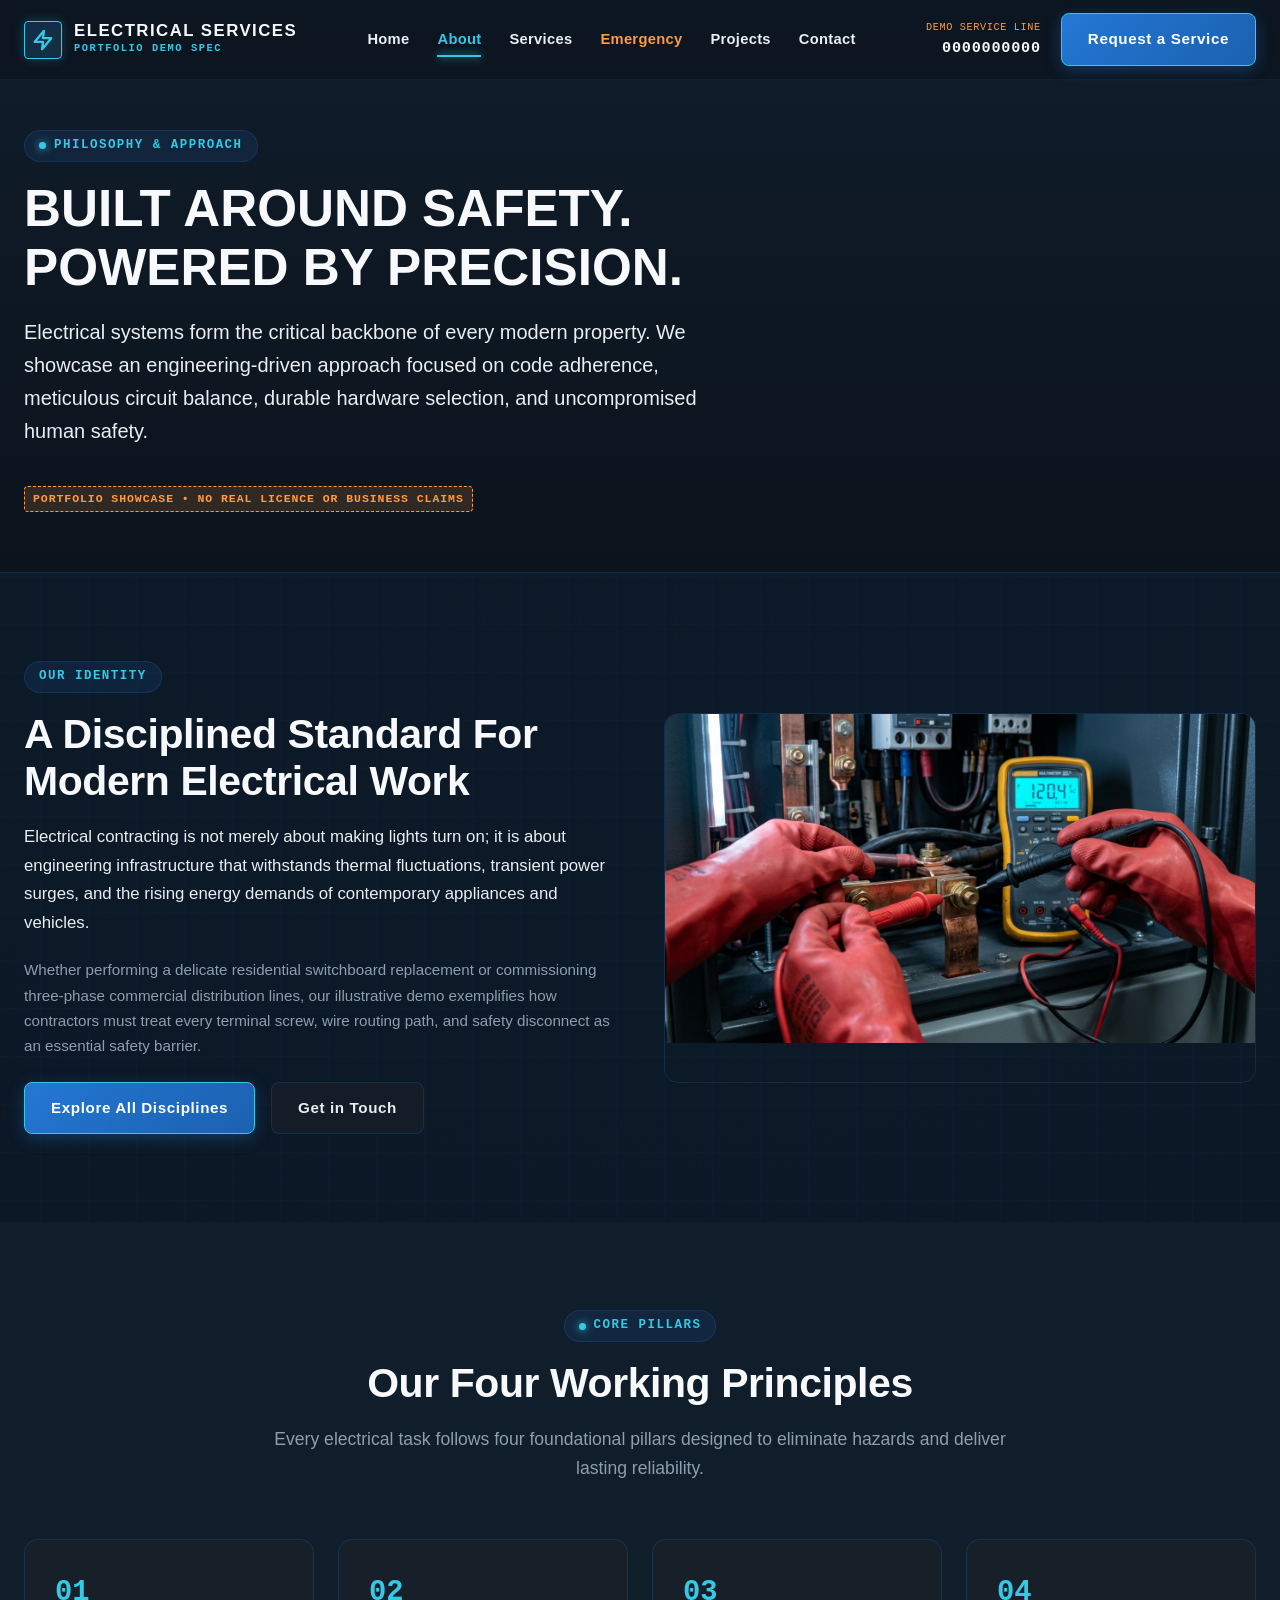
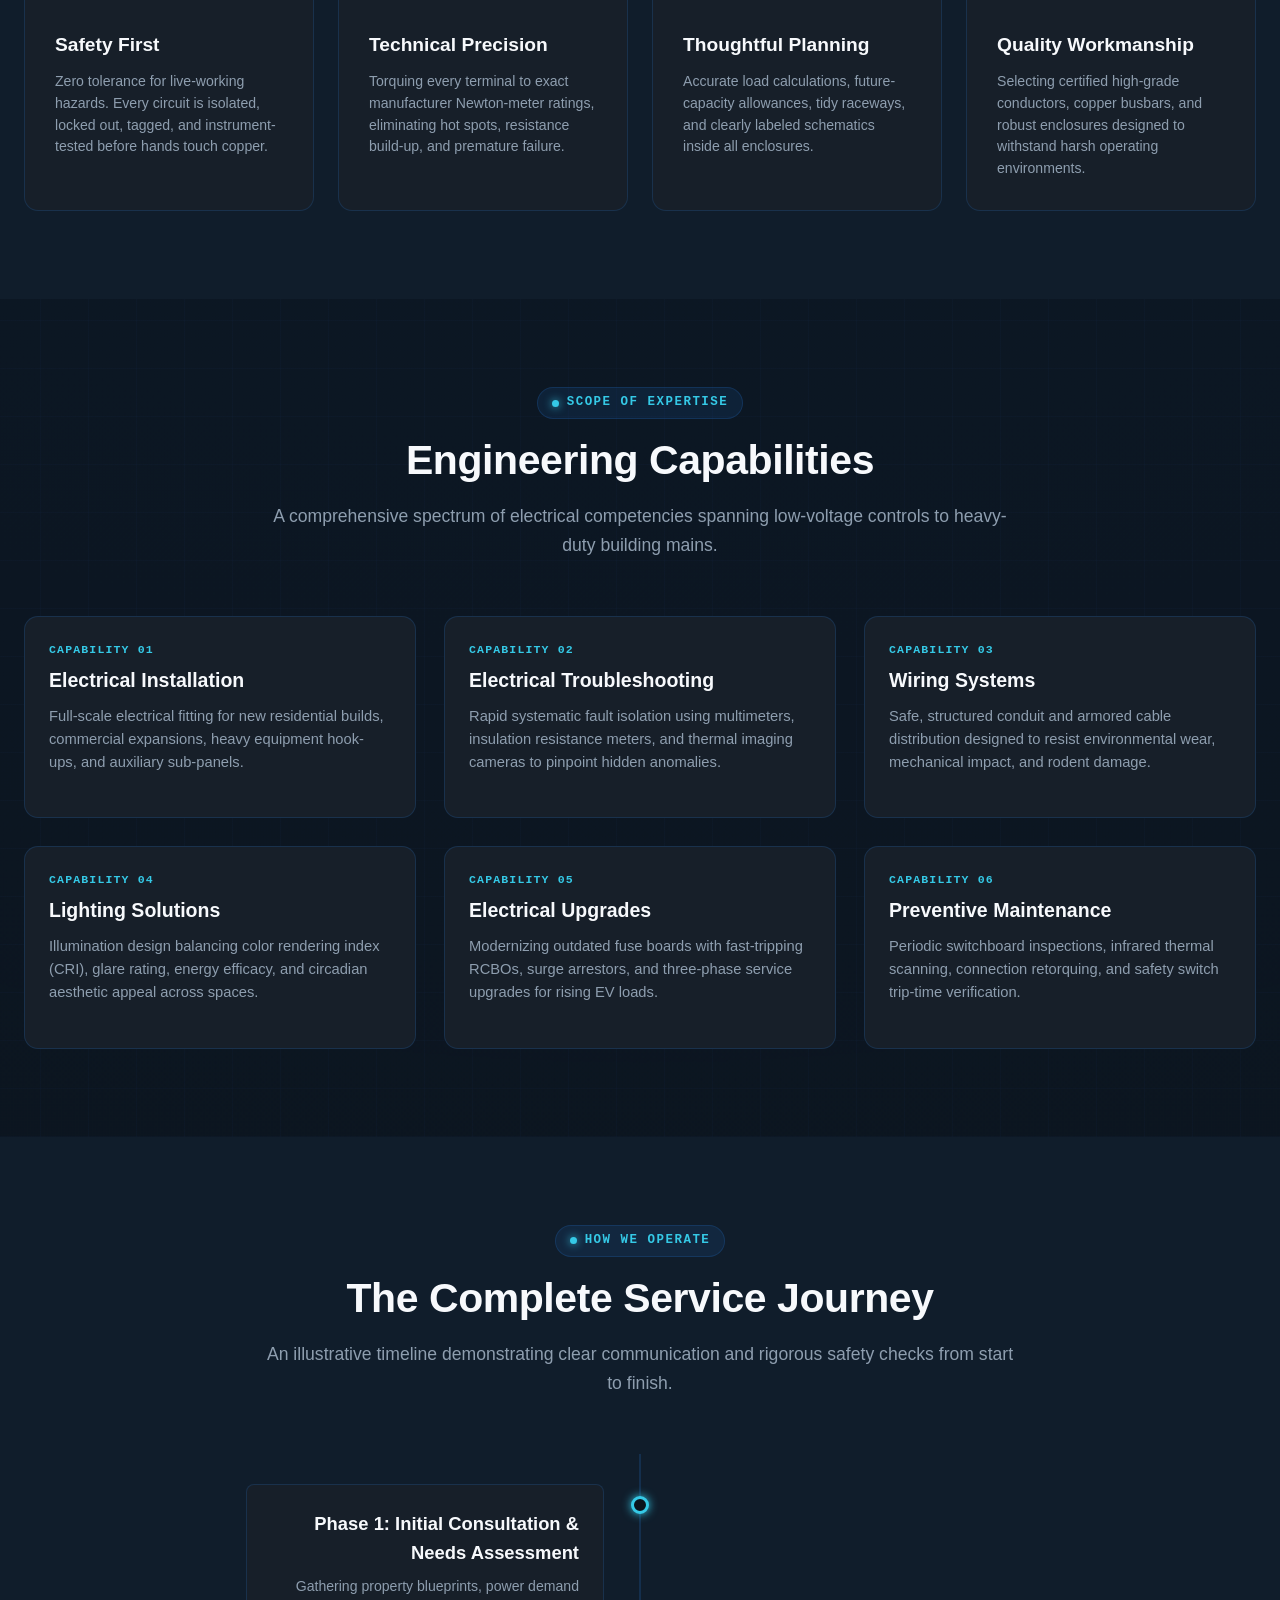
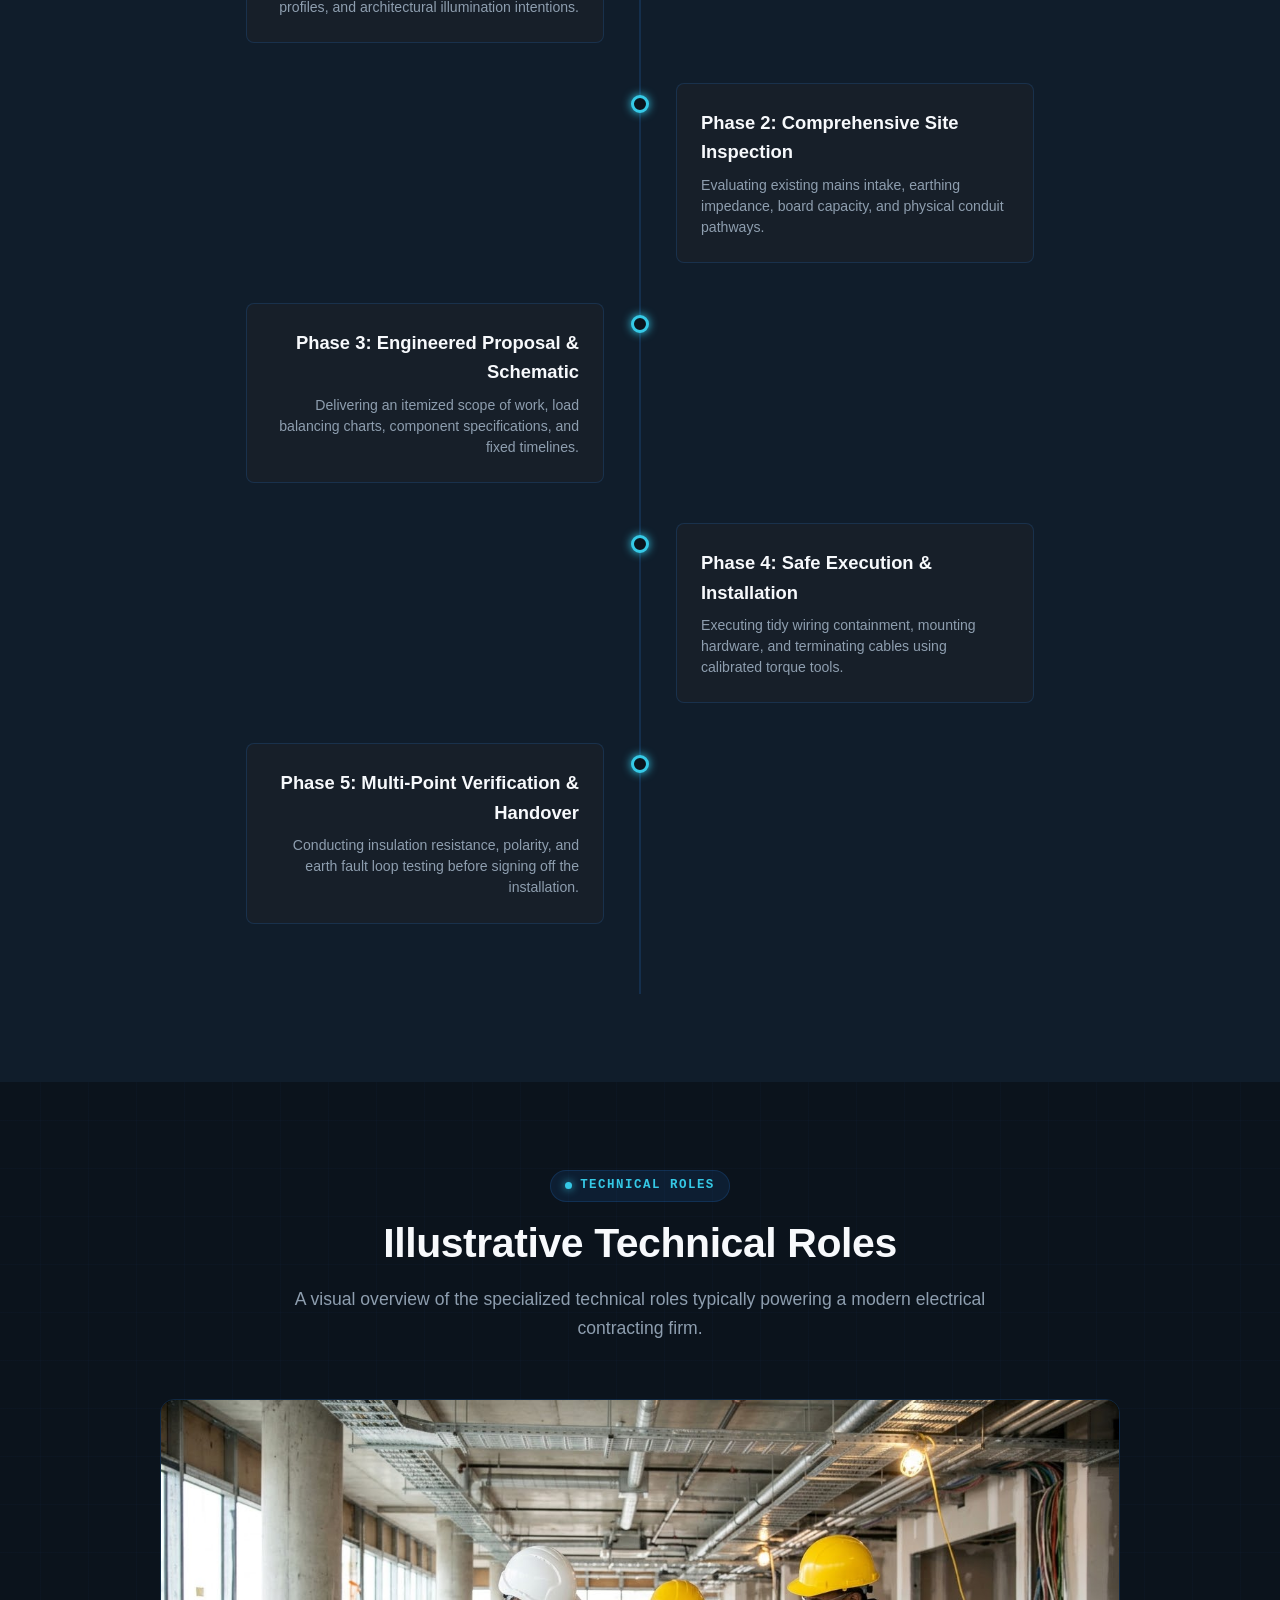
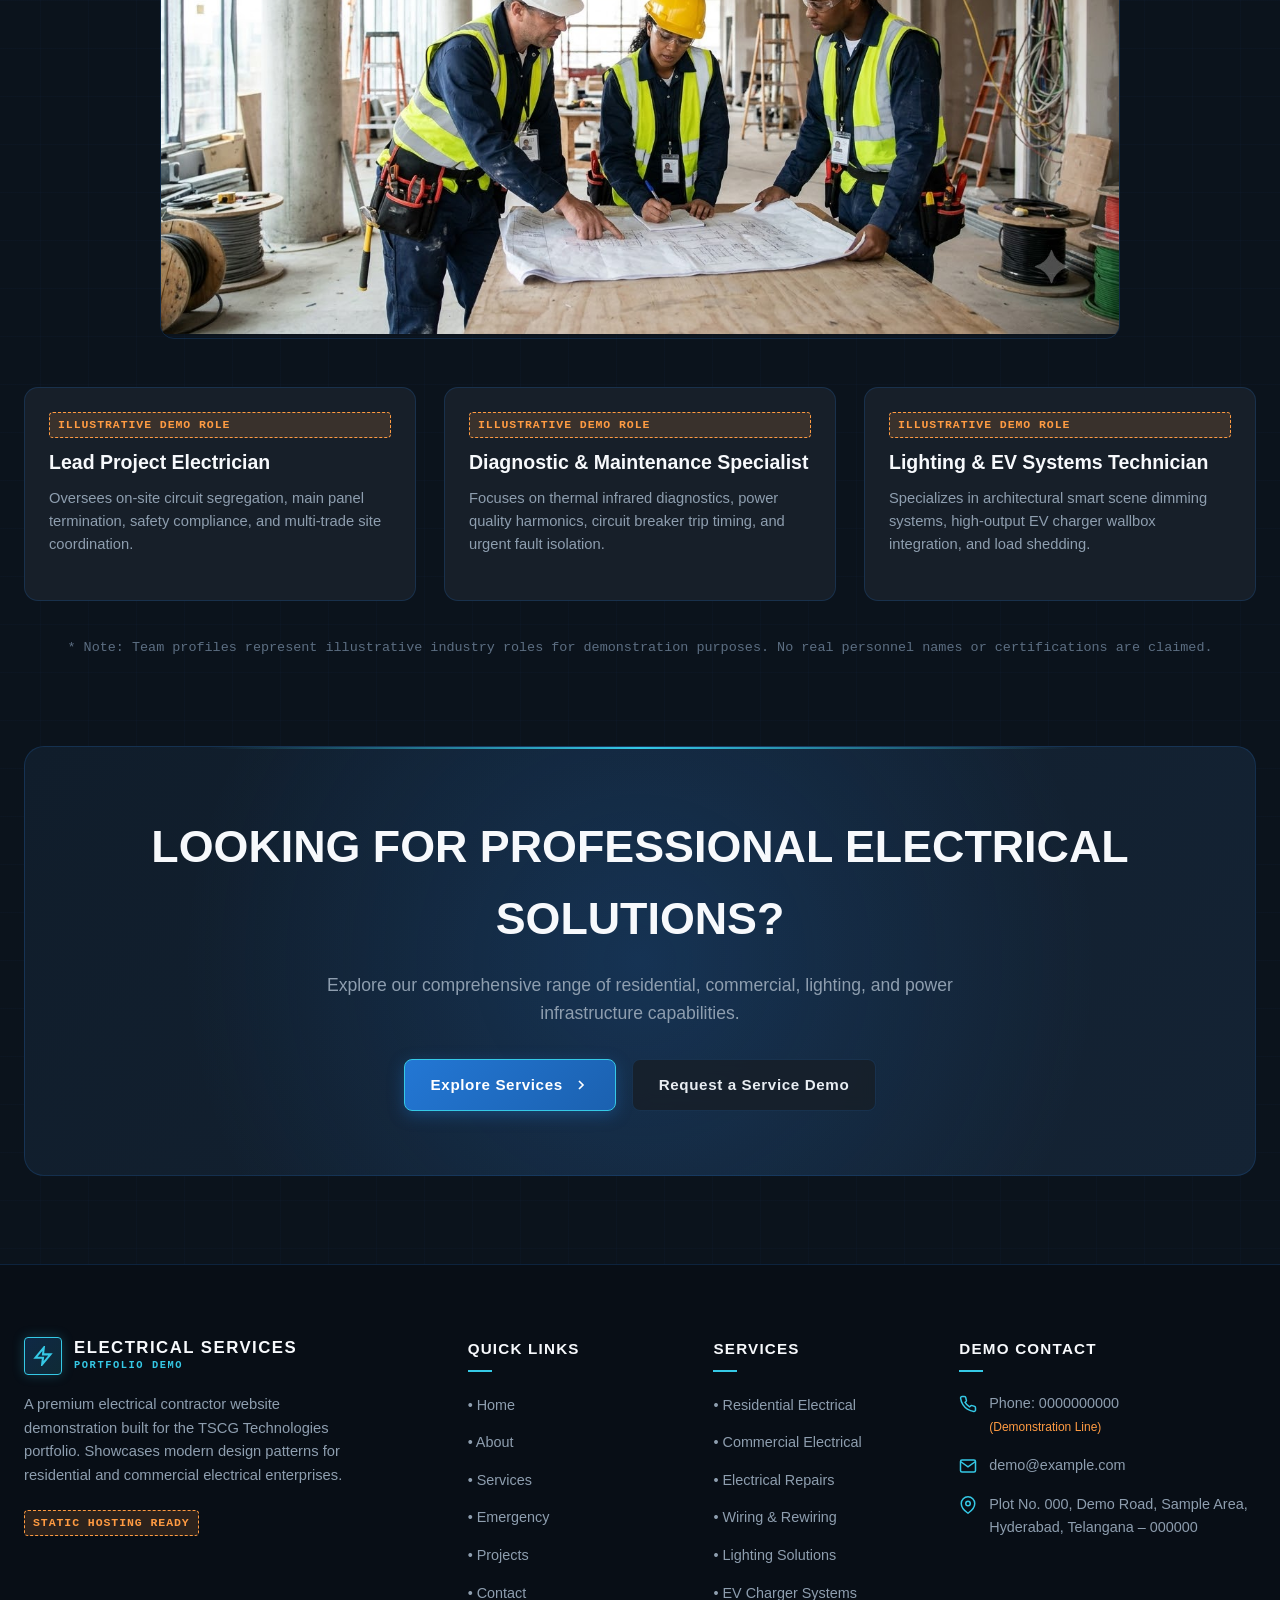
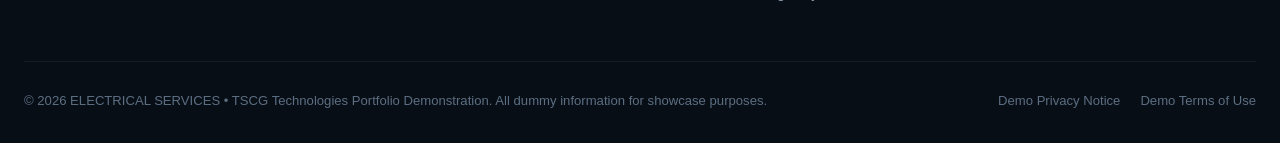
<file: about.html>
<!DOCTYPE html>
<html lang="en">
<head>
  <meta charset="UTF-8">
  <meta name="viewport" content="width=device-width, initial-scale=1.0">
  <title>About | Electrical Services &amp; Engineering Principles</title>
  <meta name="description" content="Learn about our safety-conscious electrical approach, technical precision, and structured service philosophy for residential and commercial spaces.">
  
  <meta property="og:title" content="About | Electrical Services">
  <meta property="og:description" content="Built around safety, powered by precision. Explore the engineering and workmanship philosophy of our electrical services demo.">
  <meta property="og:type" content="website">
  <meta property="og:image" content="images/electrical-technician-working.jpg">

  <link rel="stylesheet" href="assets/css/style.css">
</head>
<body>

  <!-- Sticky Global Header -->
  <header class="site-header" role="banner">
    <div class="container header-inner">
      <a href="index.html" class="brand-logo" aria-label="Electrical Services Home">
        <div class="brand-symbol" aria-hidden="true">
          <svg width="22" height="22" viewBox="0 0 24 24" fill="none" stroke="#35C9E6" stroke-width="2.5" stroke-linecap="round" stroke-linejoin="round">
            <polygon points="13 2 3 14 12 14 11 22 21 10 12 10 13 2"/>
          </svg>
        </div>
        <div class="brand-text">
          <span class="title">ELECTRICAL SERVICES</span>
          <span class="subtitle">PORTFOLIO DEMO SPEC</span>
        </div>
      </a>

      <nav class="nav-menu" role="navigation" aria-label="Main Navigation">
        <a href="index.html" class="nav-link">Home</a>
        <a href="about.html" class="nav-link active">About</a>
        <a href="services.html" class="nav-link">Services</a>
        <a href="emergency.html" class="nav-link emergency-link">Emergency</a>
        <a href="projects.html" class="nav-link">Projects</a>
        <a href="contact.html" class="nav-link">Contact</a>
      </nav>

      <div class="header-actions">
        <div class="demo-phone-box">
          <span class="phone-badge">Demo Service Line</span>
          <span class="phone-number">0000000000</span>
        </div>
        <a href="contact.html" class="btn btn-primary">Request a Service</a>
        <button class="nav-toggle" aria-label="Toggle navigation menu" aria-expanded="false">
          <span></span>
          <span></span>
          <span></span>
        </button>
      </div>
    </div>
  </header>

  <!-- Main Content -->
  <main id="main-content">

    <!-- Inner Hero -->
    <section class="inner-hero" aria-labelledby="about-hero-title">
      <div class="container">
        <div class="inner-hero-content reveal">
          <div class="eyebrow-badge">
            <span class="pulse-dot"></span>
            PHILOSOPHY &amp; APPROACH
          </div>
          <h1 id="about-hero-title" class="inner-hero-headline">
            BUILT AROUND SAFETY. <span class="highlight">POWERED BY PRECISION.</span>
          </h1>
          <p class="hero-desc">
            Electrical systems form the critical backbone of every modern property. We showcase an engineering-driven approach focused on code adherence, meticulous circuit balance, durable hardware selection, and uncompromised human safety.
          </p>
          <div class="demo-watermark-tag">PORTFOLIO SHOWCASE &bull; NO REAL LICENCE OR BUSINESS CLAIMS</div>
        </div>
      </div>
    </section>

    <!-- Detailed Introduction Section -->
    <section class="section">
      <div class="container">
        <div class="editorial-grid">
          <div class="reveal">
            <span class="eyebrow-badge">OUR IDENTITY</span>
            <h2 class="section-title">A Disciplined Standard For Modern Electrical Work</h2>
            <p style="font-size: 1.05rem; color: var(--text-secondary); line-height: 1.7; margin-bottom: 20px;">
              Electrical contracting is not merely about making lights turn on; it is about engineering infrastructure that withstands thermal fluctuations, transient power surges, and the rising energy demands of contemporary appliances and vehicles.
            </p>
            <p style="font-size: 0.95rem; color: var(--text-muted); line-height: 1.65; margin-bottom: 24px;">
              Whether performing a delicate residential switchboard replacement or commissioning three-phase commercial distribution lines, our illustrative demo exemplifies how contractors must treat every terminal screw, wire routing path, and safety disconnect as an essential safety barrier.
            </p>
            <div style="display: flex; gap: 16px; flex-wrap: wrap;">
              <a href="services.html" class="btn btn-primary">Explore All Disciplines</a>
              <a href="contact.html" class="btn btn-secondary">Get in Touch</a>
            </div>
          </div>

          <div class="reveal">
            <div style="aspect-ratio: 16/10; border-radius: var(--radius-lg); overflow: hidden; border: 1px solid var(--border-subtle); position: relative;">
              <img src="images/electrical-technician-working.jpg" alt="Precision electrical testing and measurement" width="1600" height="1000" loading="lazy">
            </div>
          </div>
        </div>
      </div>
    </section>

    <!-- Our Approach (4 Feature Sections) -->
    <section class="section section-dark" aria-labelledby="approach-heading">
      <div class="container">
        <div class="section-header reveal">
          <div class="eyebrow-badge">
            <span class="pulse-dot"></span>
            CORE PILLARS
          </div>
          <h2 id="approach-heading" class="section-title">Our Four Working Principles</h2>
          <p class="section-subtitle">
            Every electrical task follows four foundational pillars designed to eliminate hazards and deliver lasting reliability.
          </p>
        </div>

        <div class="approach-grid">
          <!-- Pillar 1 -->
          <div class="approach-card reveal">
            <span class="approach-num">01</span>
            <h3 class="approach-title">Safety First</h3>
            <p class="approach-desc">
              Zero tolerance for live-working hazards. Every circuit is isolated, locked out, tagged, and instrument-tested before hands touch copper.
            </p>
          </div>

          <!-- Pillar 2 -->
          <div class="approach-card reveal">
            <span class="approach-num">02</span>
            <h3 class="approach-title">Technical Precision</h3>
            <p class="approach-desc">
              Torquing every terminal to exact manufacturer Newton-meter ratings, eliminating hot spots, resistance build-up, and premature failure.
            </p>
          </div>

          <!-- Pillar 3 -->
          <div class="approach-card reveal">
            <span class="approach-num">03</span>
            <h3 class="approach-title">Thoughtful Planning</h3>
            <p class="approach-desc">
              Accurate load calculations, future-capacity allowances, tidy raceways, and clearly labeled schematics inside all enclosures.
            </p>
          </div>

          <!-- Pillar 4 -->
          <div class="approach-card reveal">
            <span class="approach-num">04</span>
            <h3 class="approach-title">Quality Workmanship</h3>
            <p class="approach-desc">
              Selecting certified high-grade conductors, copper busbars, and robust enclosures designed to withstand harsh operating environments.
            </p>
          </div>
        </div>
      </div>
    </section>

    <!-- Service Capabilities Grid (6 Areas) -->
    <section class="section" aria-labelledby="capabilities-heading">
      <div class="container">
        <div class="section-header reveal">
          <div class="eyebrow-badge">
            <span class="pulse-dot"></span>
            SCOPE OF EXPERTISE
          </div>
          <h2 id="capabilities-heading" class="section-title">Engineering Capabilities</h2>
          <p class="section-subtitle">
            A comprehensive spectrum of electrical competencies spanning low-voltage controls to heavy-duty building mains.
          </p>
        </div>

        <div class="grid-3">
          <!-- Area 1 -->
          <div class="service-card reveal">
            <div class="service-card-body">
              <span class="service-card-category">CAPABILITY 01</span>
              <h3 class="service-card-title">Electrical Installation</h3>
              <p class="service-card-text">
                Full-scale electrical fitting for new residential builds, commercial expansions, heavy equipment hook-ups, and auxiliary sub-panels.
              </p>
            </div>
          </div>

          <!-- Area 2 -->
          <div class="service-card reveal">
            <div class="service-card-body">
              <span class="service-card-category">CAPABILITY 02</span>
              <h3 class="service-card-title">Electrical Troubleshooting</h3>
              <p class="service-card-text">
                Rapid systematic fault isolation using multimeters, insulation resistance meters, and thermal imaging cameras to pinpoint hidden anomalies.
              </p>
            </div>
          </div>

          <!-- Area 3 -->
          <div class="service-card reveal">
            <div class="service-card-body">
              <span class="service-card-category">CAPABILITY 03</span>
              <h3 class="service-card-title">Wiring Systems</h3>
              <p class="service-card-text">
                Safe, structured conduit and armored cable distribution designed to resist environmental wear, mechanical impact, and rodent damage.
              </p>
            </div>
          </div>

          <!-- Area 4 -->
          <div class="service-card reveal">
            <div class="service-card-body">
              <span class="service-card-category">CAPABILITY 04</span>
              <h3 class="service-card-title">Lighting Solutions</h3>
              <p class="service-card-text">
                Illumination design balancing color rendering index (CRI), glare rating, energy efficacy, and circadian aesthetic appeal across spaces.
              </p>
            </div>
          </div>

          <!-- Area 5 -->
          <div class="service-card reveal">
            <div class="service-card-body">
              <span class="service-card-category">CAPABILITY 05</span>
              <h3 class="service-card-title">Electrical Upgrades</h3>
              <p class="service-card-text">
                Modernizing outdated fuse boards with fast-tripping RCBOs, surge arrestors, and three-phase service upgrades for rising EV loads.
              </p>
            </div>
          </div>

          <!-- Area 6 -->
          <div class="service-card reveal">
            <div class="service-card-body">
              <span class="service-card-category">CAPABILITY 06</span>
              <h3 class="service-card-title">Preventive Maintenance</h3>
              <p class="service-card-text">
                Periodic switchboard inspections, infrared thermal scanning, connection retorquing, and safety switch trip-time verification.
              </p>
            </div>
          </div>
        </div>
      </div>
    </section>

    <!-- Working Process Timeline -->
    <section class="section section-dark" aria-labelledby="timeline-heading">
      <div class="container">
        <div class="section-header reveal">
          <div class="eyebrow-badge">
            <span class="pulse-dot"></span>
            HOW WE OPERATE
          </div>
          <h2 id="timeline-heading" class="section-title">The Complete Service Journey</h2>
          <p class="section-subtitle">
            An illustrative timeline demonstrating clear communication and rigorous safety checks from start to finish.
          </p>
        </div>

        <div class="timeline">
          <!-- Timeline 1 -->
          <div class="timeline-item reveal">
            <div class="timeline-dot"></div>
            <div class="timeline-content">
              <h4>Phase 1: Initial Consultation &amp; Needs Assessment</h4>
              <p>Gathering property blueprints, power demand profiles, and architectural illumination intentions.</p>
            </div>
          </div>

          <!-- Timeline 2 -->
          <div class="timeline-item reveal">
            <div class="timeline-dot"></div>
            <div class="timeline-content">
              <h4>Phase 2: Comprehensive Site Inspection</h4>
              <p>Evaluating existing mains intake, earthing impedance, board capacity, and physical conduit pathways.</p>
            </div>
          </div>

          <!-- Timeline 3 -->
          <div class="timeline-item reveal">
            <div class="timeline-dot"></div>
            <div class="timeline-content">
              <h4>Phase 3: Engineered Proposal &amp; Schematic</h4>
              <p>Delivering an itemized scope of work, load balancing charts, component specifications, and fixed timelines.</p>
            </div>
          </div>

          <!-- Timeline 4 -->
          <div class="timeline-item reveal">
            <div class="timeline-dot"></div>
            <div class="timeline-content">
              <h4>Phase 4: Safe Execution &amp; Installation</h4>
              <p>Executing tidy wiring containment, mounting hardware, and terminating cables using calibrated torque tools.</p>
            </div>
          </div>

          <!-- Timeline 5 -->
          <div class="timeline-item reveal">
            <div class="timeline-dot"></div>
            <div class="timeline-content">
              <h4>Phase 5: Multi-Point Verification &amp; Handover</h4>
              <p>Conducting insulation resistance, polarity, and earth fault loop testing before signing off the installation.</p>
            </div>
          </div>
        </div>
      </div>
    </section>

    <!-- Team / Professional Crew Section (Illustrative Demo Profiles) -->
    <section class="section" aria-labelledby="team-heading">
      <div class="container">
        <div class="section-header reveal">
          <div class="eyebrow-badge">
            <span class="pulse-dot"></span>
            TECHNICAL ROLES
          </div>
          <h2 id="team-heading" class="section-title">Illustrative Technical Roles</h2>
          <p class="section-subtitle">
            A visual overview of the specialized technical roles typically powering a modern electrical contracting firm.
          </p>
        </div>

        <div style="aspect-ratio: 16/9; max-width: 960px; margin: 0 auto 48px auto; border-radius: var(--radius-lg); overflow: hidden; border: 1px solid var(--border-subtle); position: relative;" class="reveal">
          <img src="images/electrical-team.jpg" alt="Coordinated electrical engineering team workflow" width="1920" height="1080" loading="lazy">
        </div>

        <div class="grid-3">
          <!-- Role 1 -->
          <div class="service-card reveal">
            <div class="service-card-body">
              <span class="demo-watermark-tag" style="margin-bottom: 12px;">ILLUSTRATIVE DEMO ROLE</span>
              <h3 class="service-card-title">Lead Project Electrician</h3>
              <p class="service-card-text">
                Oversees on-site circuit segregation, main panel termination, safety compliance, and multi-trade site coordination.
              </p>
            </div>
          </div>

          <!-- Role 2 -->
          <div class="service-card reveal">
            <div class="service-card-body">
              <span class="demo-watermark-tag" style="margin-bottom: 12px;">ILLUSTRATIVE DEMO ROLE</span>
              <h3 class="service-card-title">Diagnostic &amp; Maintenance Specialist</h3>
              <p class="service-card-text">
                Focuses on thermal infrared diagnostics, power quality harmonics, circuit breaker trip timing, and urgent fault isolation.
              </p>
            </div>
          </div>

          <!-- Role 3 -->
          <div class="service-card reveal">
            <div class="service-card-body">
              <span class="demo-watermark-tag" style="margin-bottom: 12px;">ILLUSTRATIVE DEMO ROLE</span>
              <h3 class="service-card-title">Lighting &amp; EV Systems Technician</h3>
              <p class="service-card-text">
                Specializes in architectural smart scene dimming systems, high-output EV charger wallbox integration, and load shedding.
              </p>
            </div>
          </div>
        </div>

        <div style="text-align: center; margin-top: 36px;">
          <p style="font-size: 0.84rem; color: var(--text-dim); font-family: var(--font-mono);">
            * Note: Team profiles represent illustrative industry roles for demonstration purposes. No real personnel names or certifications are claimed.
          </p>
        </div>
      </div>
    </section>

    <!-- Bottom CTA -->
    <section class="section" style="padding-top: 0;">
      <div class="container">
        <div class="cta-banner reveal">
          <h2 class="cta-banner-title">Looking for Professional Electrical Solutions?</h2>
          <p class="cta-banner-text">
            Explore our comprehensive range of residential, commercial, lighting, and power infrastructure capabilities.
          </p>
          <div style="display: flex; gap: 16px; justify-content: center; flex-wrap: wrap;">
            <a href="services.html" class="btn btn-primary">
              Explore Services
              <svg class="btn-icon" viewBox="0 0 24 24" fill="none" stroke="currentColor" stroke-width="2.5"><polyline points="9 18 15 12 9 6"/></svg>
            </a>
            <a href="contact.html" class="btn btn-secondary">Request a Service Demo</a>
          </div>
        </div>
      </div>
    </section>

  </main>

  <!-- Global Footer -->
  <footer class="site-footer" role="contentinfo">
    <div class="container">
      <div class="footer-grid">
        <div class="footer-col">
          <div class="brand-logo" style="margin-bottom: 16px;">
            <div class="brand-symbol">
              <svg width="20" height="20" viewBox="0 0 24 24" fill="none" stroke="#35C9E6" stroke-width="2.5"><polygon points="13 2 3 14 12 14 11 22 21 10 12 10 13 2"/></svg>
            </div>
            <div class="brand-text">
              <span class="title">ELECTRICAL SERVICES</span>
              <span class="subtitle">PORTFOLIO DEMO</span>
            </div>
          </div>
          <p class="footer-intro">
            A premium electrical contractor website demonstration built for the TSCG Technologies portfolio. Showcases modern design patterns for residential and commercial electrical enterprises.
          </p>
          <span class="demo-watermark-tag">STATIC HOSTING READY</span>
        </div>

        <div class="footer-col">
          <h4>Quick Links</h4>
          <ul class="footer-links">
            <li><a href="index.html">&bull; Home</a></li>
            <li><a href="about.html">&bull; About</a></li>
            <li><a href="services.html">&bull; Services</a></li>
            <li><a href="emergency.html">&bull; Emergency</a></li>
            <li><a href="projects.html">&bull; Projects</a></li>
            <li><a href="contact.html">&bull; Contact</a></li>
          </ul>
        </div>

        <div class="footer-col">
          <h4>Services</h4>
          <ul class="footer-links">
            <li><a href="services.html#residential">&bull; Residential Electrical</a></li>
            <li><a href="services.html#commercial">&bull; Commercial Electrical</a></li>
            <li><a href="services.html#repairs">&bull; Electrical Repairs</a></li>
            <li><a href="services.html#installation">&bull; Wiring &amp; Rewiring</a></li>
            <li><a href="services.html#lighting">&bull; Lighting Solutions</a></li>
            <li><a href="services.html#modern">&bull; EV Charger Systems</a></li>
          </ul>
        </div>

        <div class="footer-col">
          <h4>Demo Contact</h4>
          <div class="footer-contact-list">
            <div class="footer-contact-item">
              <svg width="18" height="18" viewBox="0 0 24 24" fill="none" stroke="currentColor" stroke-width="2"><path d="M22 16.92v3a2 2 0 0 1-2.18 2 19.79 19.79 0 0 1-8.63-3.07 19.5 19.5 0 0 1-6-6 19.79 19.79 0 0 1-3.07-8.67A2 2 0 0 1 4.11 2h3a2 2 0 0 1 2 1.72 12.84 12.84 0 0 0 .7 2.81 2 2 0 0 1-.45 2.11L8.09 9.91a16 16 0 0 0 6 6l1.27-1.27a2 2 0 0 1 2.11-.45 12.84 12.84 0 0 0 2.81.7A2 2 0 0 1 22 16.92z"/></svg>
              <span>Phone: 0000000000 <br><small style="color:var(--safety-orange);">(Demonstration Line)</small></span>
            </div>
            <div class="footer-contact-item">
              <svg width="18" height="18" viewBox="0 0 24 24" fill="none" stroke="currentColor" stroke-width="2"><path d="M4 4h16c1.1 0 2 .9 2 2v12c0 1.1-.9 2-2 2H4c-1.1 0-2-.9-2-2V6c0-1.1.9-2 2-2z"/><polyline points="22,6 12,13 2,6"/></svg>
              <span>demo@example.com</span>
            </div>
            <div class="footer-contact-item">
              <svg width="18" height="18" viewBox="0 0 24 24" fill="none" stroke="currentColor" stroke-width="2"><path d="M21 10c0 7-9 13-9 13s-9-6-9-13a9 9 0 0 1 18 0z"/><circle cx="12" cy="10" r="3"/></svg>
              <span>Plot No. 000, Demo Road, Sample Area, Hyderabad, Telangana &ndash; 000000</span>
            </div>
          </div>
        </div>
      </div>

      <div class="footer-bottom">
        <p>&copy; 2026 ELECTRICAL SERVICES &bull; TSCG Technologies Portfolio Demonstration. All dummy information for showcase purposes.</p>
        <div class="footer-legal-links">
          <a href="#" onclick="alert('DEMO PRIVACY NOTICE: This website is a frontend portfolio demonstration. No personal data or cookies are collected or stored.'); return false;">Demo Privacy Notice</a>
          <a href="#" onclick="alert('DEMO TERMS: This website is created solely for illustrative web development evaluation. No real trade services or certifications are offered.'); return false;">Demo Terms of Use</a>
        </div>
      </div>
    </div>
  </footer>

  <button type="button" class="back-to-top" aria-label="Scroll to top of page">
    <svg width="20" height="20" viewBox="0 0 24 24" fill="none" stroke="currentColor" stroke-width="2.5"><polyline points="18 15 12 9 6 15"/></svg>
  </button>

  <div class="mobile-sticky-bar" aria-label="Mobile quick actions">
    <span style="font-family: var(--font-mono); font-size: 0.82rem; color: var(--safety-orange); font-weight: 700;">Demo: 0000000000</span>
    <a href="contact.html" class="btn btn-primary" style="padding: 8px 16px; font-size: 0.84rem;">Request Service</a>
  </div>

  <script src="assets/js/main.js"></script>
</body>
</html>
</file>
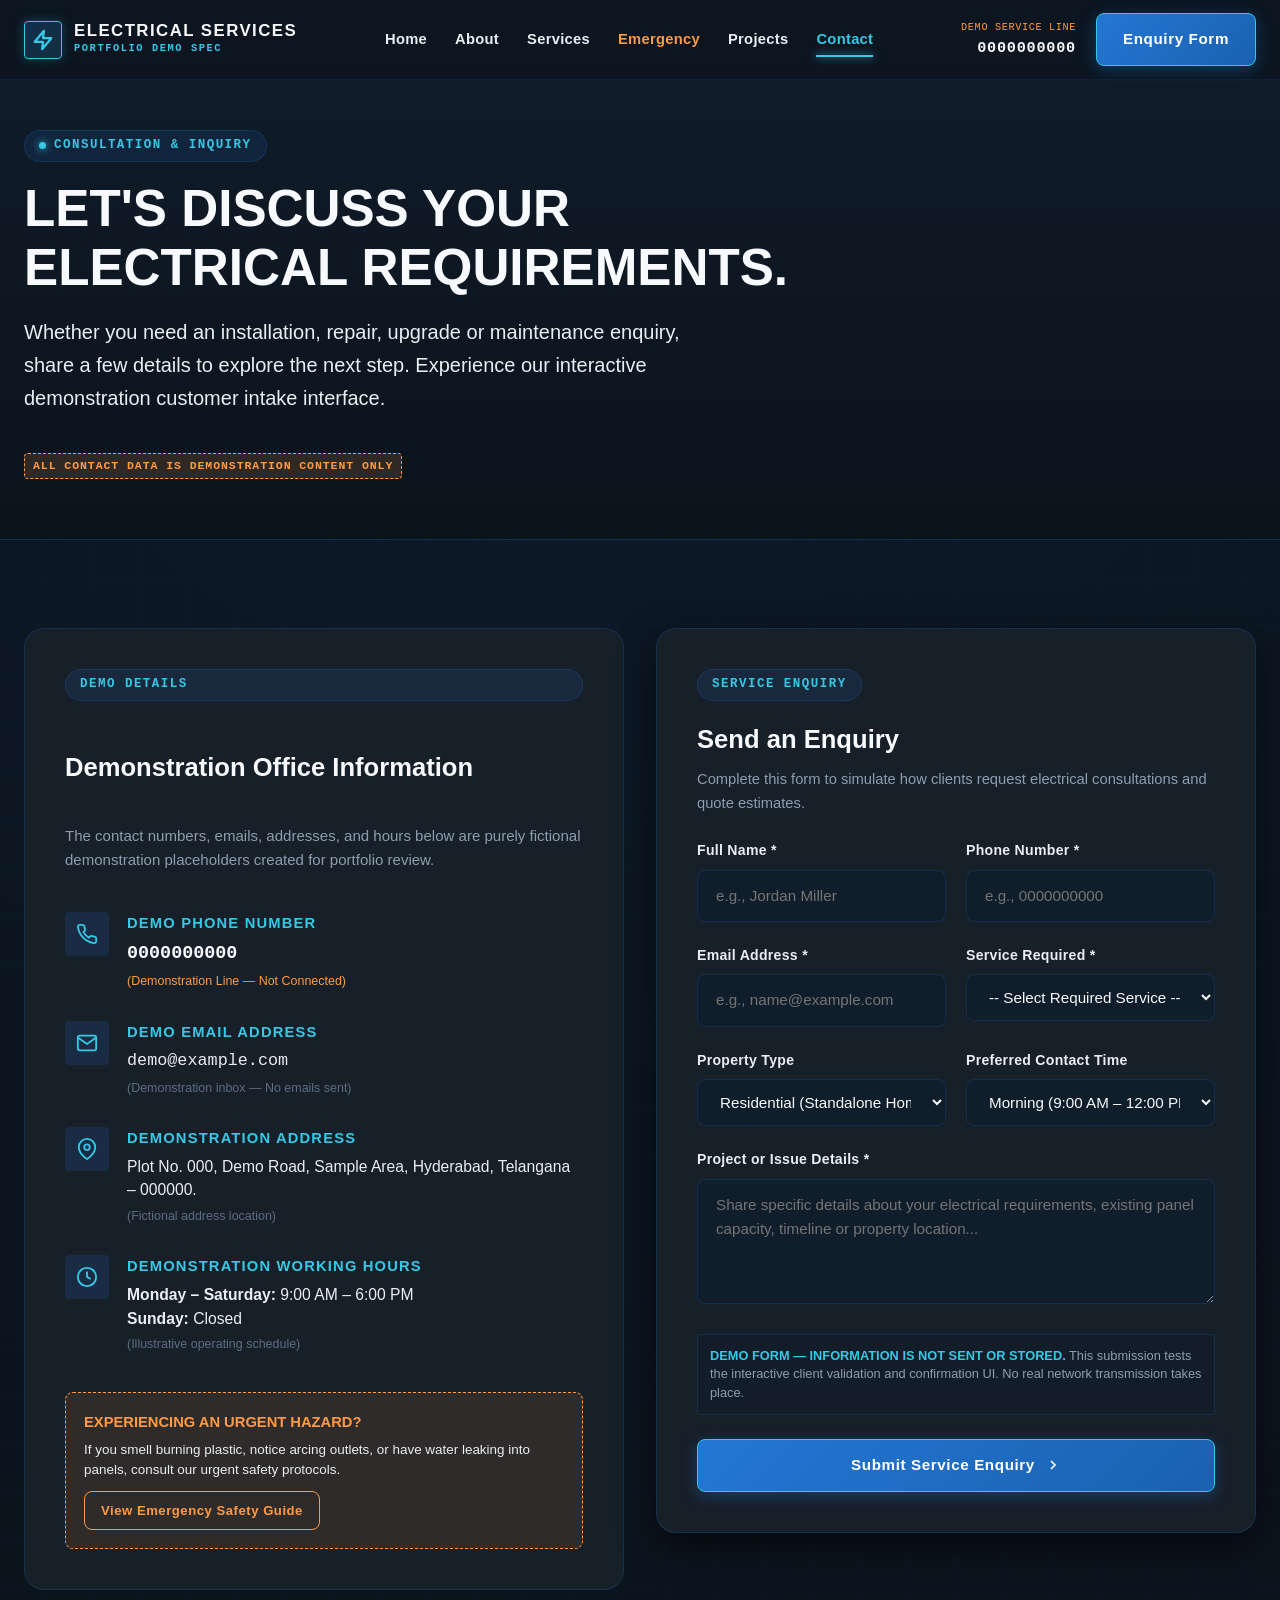
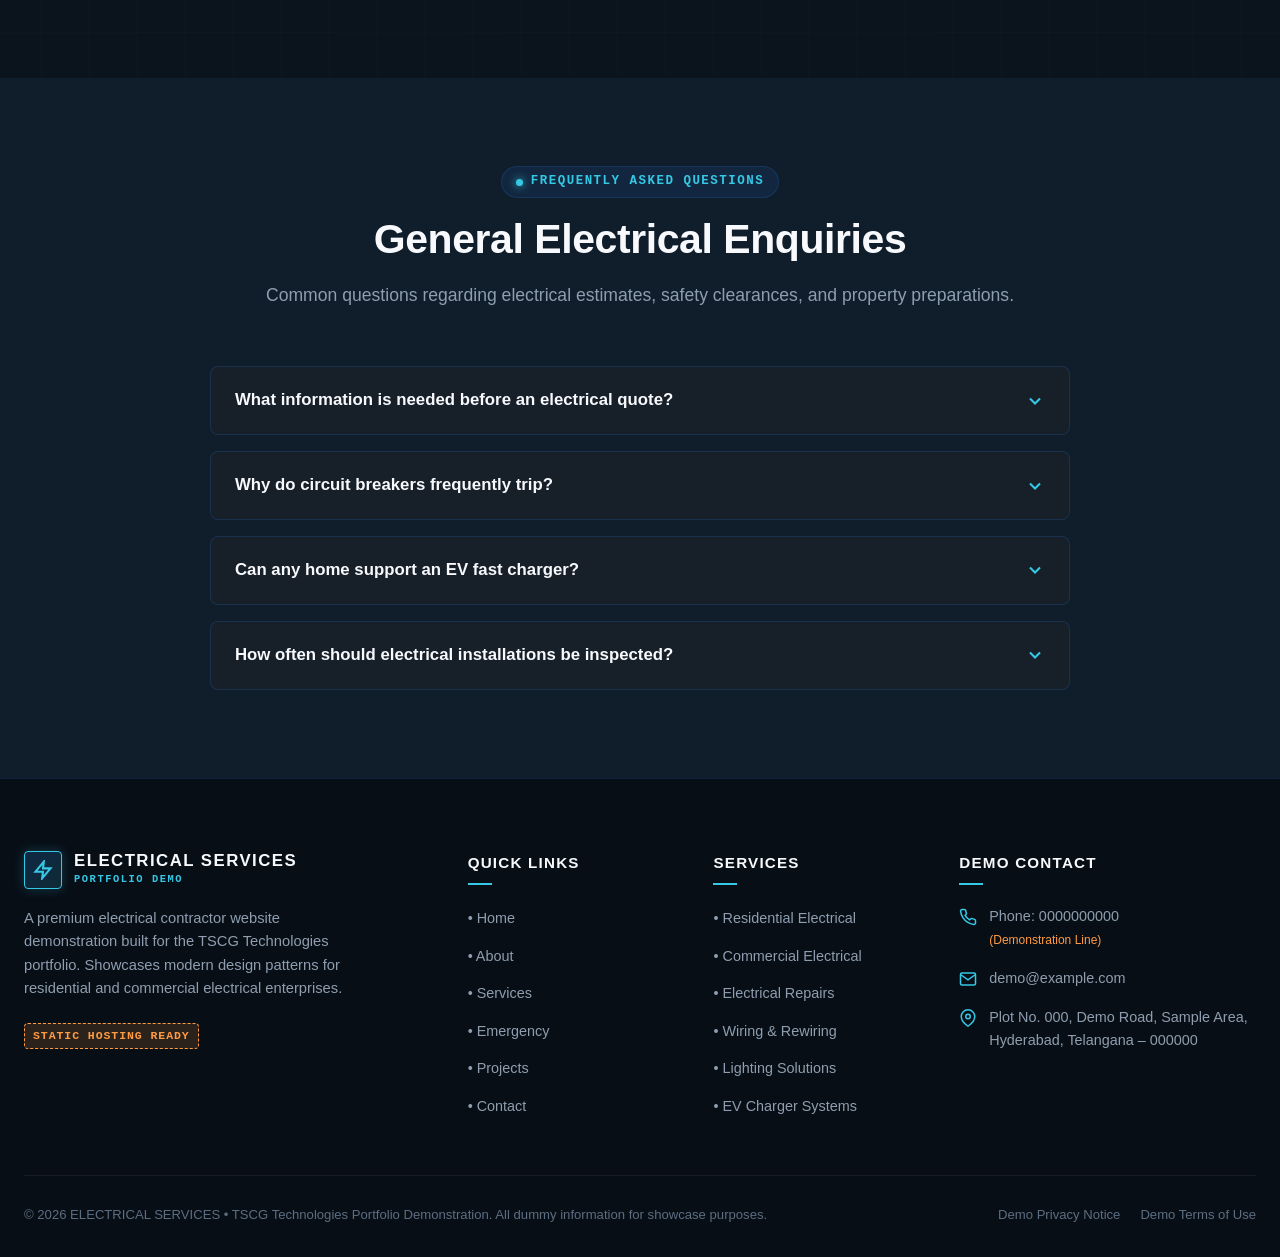
<file: contact.html>
<!DOCTYPE html>
<html lang="en">
<head>
  <meta charset="UTF-8">
  <meta name="viewport" content="width=device-width, initial-scale=1.0">
  <title>Contact | Electrical Services Enquiry &amp; Consultation</title>
  <meta name="description" content="Submit a demonstration electrical service enquiry. Inquire about residential, commercial, switchboard, lighting, and EV charger installations.">
  
  <meta property="og:title" content="Contact | Electrical Services">
  <meta property="og:description" content="Reach out for electrical consultations, repair enquiries, and technical estimates. Interactive demonstration portal.">
  <meta property="og:type" content="website">
  <meta property="og:image" content="images/electrical-hero-main.jpg">

  <link rel="stylesheet" href="assets/css/style.css">
</head>
<body>

  <!-- Sticky Global Header -->
  <header class="site-header" role="banner">
    <div class="container header-inner">
      <a href="index.html" class="brand-logo" aria-label="Electrical Services Home">
        <div class="brand-symbol" aria-hidden="true">
          <svg width="22" height="22" viewBox="0 0 24 24" fill="none" stroke="#35C9E6" stroke-width="2.5" stroke-linecap="round" stroke-linejoin="round">
            <polygon points="13 2 3 14 12 14 11 22 21 10 12 10 13 2"/>
          </svg>
        </div>
        <div class="brand-text">
          <span class="title">ELECTRICAL SERVICES</span>
          <span class="subtitle">PORTFOLIO DEMO SPEC</span>
        </div>
      </a>

      <nav class="nav-menu" role="navigation" aria-label="Main Navigation">
        <a href="index.html" class="nav-link">Home</a>
        <a href="about.html" class="nav-link">About</a>
        <a href="services.html" class="nav-link">Services</a>
        <a href="emergency.html" class="nav-link emergency-link">Emergency</a>
        <a href="projects.html" class="nav-link">Projects</a>
        <a href="contact.html" class="nav-link active">Contact</a>
      </nav>

      <div class="header-actions">
        <div class="demo-phone-box">
          <span class="phone-badge">Demo Service Line</span>
          <span class="phone-number">0000000000</span>
        </div>
        <a href="#contact-form" class="btn btn-primary">Enquiry Form</a>
        <button class="nav-toggle" aria-label="Toggle navigation menu" aria-expanded="false">
          <span></span>
          <span></span>
          <span></span>
        </button>
      </div>
    </div>
  </header>

  <!-- Main Content -->
  <main id="main-content">

    <!-- Inner Hero -->
    <section class="inner-hero" aria-labelledby="contact-hero-title">
      <div class="container">
        <div class="inner-hero-content reveal">
          <div class="eyebrow-badge">
            <span class="pulse-dot"></span>
            CONSULTATION &amp; INQUIRY
          </div>
          <h1 id="contact-hero-title" class="inner-hero-headline">
            LET'S DISCUSS YOUR <span class="highlight">ELECTRICAL REQUIREMENTS.</span>
          </h1>
          <p class="hero-desc">
            Whether you need an installation, repair, upgrade or maintenance enquiry, share a few details to explore the next step. Experience our interactive demonstration customer intake interface.
          </p>
          <div class="demo-watermark-tag">ALL CONTACT DATA IS DEMONSTRATION CONTENT ONLY</div>
        </div>
      </div>
    </section>

    <!-- Contact Details & Form Section -->
    <section class="section">
      <div class="container">
        <div class="split-panels" style="align-items: start;">
          
          <!-- Left Column: Contact Information Cards -->
          <div class="reveal">
            <div class="contact-info-card">
              <span class="eyebrow-badge">DEMO DETAILS</span>
              <h2 style="font-size: 1.6rem; font-weight: 800; color: var(--text-primary); margin-bottom: 8px;">
                Demonstration Office Information
              </h2>
              <p style="font-size: 0.94rem; color: var(--text-muted); line-height: 1.6; margin-bottom: 12px;">
                The contact numbers, emails, addresses, and hours below are purely fictional demonstration placeholders created for portfolio review.
              </p>

              <!-- Phone -->
              <div class="contact-info-item">
                <div class="contact-info-icon" aria-hidden="true">
                  <svg width="22" height="22" viewBox="0 0 24 24" fill="none" stroke="currentColor" stroke-width="2"><path d="M22 16.92v3a2 2 0 0 1-2.18 2 19.79 19.79 0 0 1-8.63-3.07 19.5 19.5 0 0 1-6-6 19.79 19.79 0 0 1-3.07-8.67A2 2 0 0 1 4.11 2h3a2 2 0 0 1 2 1.72 12.84 12.84 0 0 0 .7 2.81 2 2 0 0 1-.45 2.11L8.09 9.91a16 16 0 0 0 6 6l1.27-1.27a2 2 0 0 1 2.11-.45 12.84 12.84 0 0 0 2.81.7A2 2 0 0 1 22 16.92z"/></svg>
                </div>
                <div class="contact-info-content">
                  <h4>Demo Phone Number</h4>
                  <p style="font-family: var(--font-mono); font-size: 1.15rem; font-weight: 700; color: var(--text-primary);">0000000000</p>
                  <span style="font-size: 0.78rem; color: var(--safety-orange);">(Demonstration Line &mdash; Not Connected)</span>
                </div>
              </div>

              <!-- Email -->
              <div class="contact-info-item">
                <div class="contact-info-icon" aria-hidden="true">
                  <svg width="22" height="22" viewBox="0 0 24 24" fill="none" stroke="currentColor" stroke-width="2"><path d="M4 4h16c1.1 0 2 .9 2 2v12c0 1.1-.9 2-2 2H4c-1.1 0-2-.9-2-2V6c0-1.1.9-2 2-2z"/><polyline points="22,6 12,13 2,6"/></svg>
                </div>
                <div class="contact-info-content">
                  <h4>Demo Email Address</h4>
                  <p style="font-family: var(--font-mono); font-size: 1.05rem;">demo@example.com</p>
                  <span style="font-size: 0.78rem; color: var(--text-dim);">(Demonstration inbox &mdash; No emails sent)</span>
                </div>
              </div>

              <!-- Address -->
              <div class="contact-info-item">
                <div class="contact-info-icon" aria-hidden="true">
                  <svg width="22" height="22" viewBox="0 0 24 24" fill="none" stroke="currentColor" stroke-width="2"><path d="M21 10c0 7-9 13-9 13s-9-6-9-13a9 9 0 0 1 18 0z"/><circle cx="12" cy="10" r="3"/></svg>
                </div>
                <div class="contact-info-content">
                  <h4>Demonstration Address</h4>
                  <p>Plot No. 000, Demo Road, Sample Area, Hyderabad, Telangana &ndash; 000000.</p>
                  <span style="font-size: 0.78rem; color: var(--text-dim);">(Fictional address location)</span>
                </div>
              </div>

              <!-- Hours -->
              <div class="contact-info-item">
                <div class="contact-info-icon" aria-hidden="true">
                  <svg width="22" height="22" viewBox="0 0 24 24" fill="none" stroke="currentColor" stroke-width="2"><circle cx="12" cy="12" r="10"/><polyline points="12 6 12 12 16 14"/></svg>
                </div>
                <div class="contact-info-content">
                  <h4>Demonstration Working Hours</h4>
                  <p><strong>Monday &ndash; Saturday:</strong> 9:00 AM &ndash; 6:00 PM</p>
                  <p><strong>Sunday:</strong> Closed</p>
                  <span style="font-size: 0.78rem; color: var(--text-dim);">(Illustrative operating schedule)</span>
                </div>
              </div>

              <!-- Emergency Cross-Link -->
              <div style="background: rgba(255, 155, 66, 0.1); border: 1px dashed var(--safety-orange); padding: 18px; border-radius: var(--radius-md); margin-top: 8px;">
                <h4 style="font-size: 0.92rem; font-weight: 700; color: var(--safety-orange); margin-bottom: 6px; text-transform: uppercase;">
                  Experiencing an urgent hazard?
                </h4>
                <p style="font-size: 0.84rem; color: var(--text-secondary); line-height: 1.45; margin-bottom: 12px;">
                  If you smell burning plastic, notice arcing outlets, or have water leaking into panels, consult our urgent safety protocols.
                </p>
                <a href="emergency.html" class="btn btn-outline-orange" style="padding: 8px 16px; font-size: 0.82rem;">
                  View Emergency Safety Guide
                </a>
              </div>
            </div>
          </div>

          <!-- Right Column: Interactive Demonstration Form -->
          <div class="reveal">
            <div class="form-card">
              <span class="eyebrow-badge">SERVICE ENQUIRY</span>
              <h2 style="font-size: 1.6rem; font-weight: 800; color: var(--text-primary); margin-bottom: 8px;">
                Send an Enquiry
              </h2>
              <p style="font-size: 0.92rem; color: var(--text-muted); margin-bottom: 24px;">
                Complete this form to simulate how clients request electrical consultations and quote estimates.
              </p>

              <form id="contact-form" novalidate>
                
                <!-- Row 1: Name and Phone -->
                <div class="form-row">
                  <div class="form-group">
                    <label for="full-name" class="form-label">Full Name *</label>
                    <input type="text" id="full-name" class="form-control" placeholder="e.g., Jordan Miller" required>
                    <div class="form-error-msg"></div>
                  </div>
                  <div class="form-group">
                    <label for="phone-number" class="form-label">Phone Number *</label>
                    <input type="tel" id="phone-number" class="form-control" placeholder="e.g., 0000000000" required>
                    <div class="form-error-msg"></div>
                  </div>
                </div>

                <!-- Row 2: Email and Service Required -->
                <div class="form-row">
                  <div class="form-group">
                    <label for="email-address" class="form-label">Email Address *</label>
                    <input type="email" id="email-address" class="form-control" placeholder="e.g., name@example.com" required>
                    <div class="form-error-msg"></div>
                  </div>
                  <div class="form-group">
                    <label for="service-required" class="form-label">Service Required *</label>
                    <select id="service-required" class="form-control" required>
                      <option value="">-- Select Required Service --</option>
                      <option value="electrical-repair">Electrical Repair</option>
                      <option value="wiring-rewiring">Wiring &amp; Rewiring</option>
                      <option value="lighting-installation">Lighting Installation</option>
                      <option value="switchboard-work">Switchboard Work</option>
                      <option value="residential-electrical">Residential Electrical</option>
                      <option value="commercial-electrical">Commercial Electrical</option>
                      <option value="ev-charger">EV Charger Installation</option>
                      <option value="other">Other</option>
                    </select>
                    <div class="form-error-msg"></div>
                  </div>
                </div>

                <!-- Row 3: Property Type and Preferred Contact Time -->
                <div class="form-row">
                  <div class="form-group">
                    <label for="property-type" class="form-label">Property Type</label>
                    <select id="property-type" class="form-control">
                      <option value="residential-single">Residential (Standalone Home)</option>
                      <option value="residential-apartment">Residential (Apartment/Condo)</option>
                      <option value="commercial-office">Commercial (Office / Tech Park)</option>
                      <option value="commercial-retail">Commercial (Retail Storefront)</option>
                      <option value="industrial-facility">Industrial / Warehouse</option>
                      <option value="new-construction">New Construction / Renovation</option>
                    </select>
                  </div>
                  <div class="form-group">
                    <label for="preferred-time" class="form-label">Preferred Contact Time</label>
                    <select id="preferred-time" class="form-control">
                      <option value="morning">Morning (9:00 AM &ndash; 12:00 PM)</option>
                      <option value="afternoon">Afternoon (12:00 PM &ndash; 4:00 PM)</option>
                      <option value="evening">Evening (4:00 PM &ndash; 6:00 PM)</option>
                    </select>
                  </div>
                </div>

                <!-- Message Field -->
                <div class="form-group">
                  <label for="message" class="form-label">Project or Issue Details *</label>
                  <textarea id="message" rows="4" class="form-control" placeholder="Share specific details about your electrical requirements, existing panel capacity, timeline or property location..." required></textarea>
                  <div class="form-error-msg"></div>
                </div>

                <!-- Mandatory Demo Form Disclaimer -->
                <div class="form-notice">
                  <strong style="color:var(--bright-cyan);">DEMO FORM &mdash; INFORMATION IS NOT SENT OR STORED.</strong>
                  This submission tests the interactive client validation and confirmation UI. No real network transmission takes place.
                </div>

                <!-- Submit Button -->
                <div style="margin-top: 24px;">
                  <button type="submit" class="btn btn-primary" style="width: 100%;">
                    Submit Service Enquiry
                    <svg class="btn-icon" viewBox="0 0 24 24" fill="none" stroke="currentColor" stroke-width="2.5"><polyline points="9 18 15 12 9 6"/></svg>
                  </button>
                </div>
              </form>
            </div>
          </div>

        </div>
      </div>
    </section>

    <!-- FAQ Accordion Section -->
    <section class="section section-dark" aria-labelledby="faq-heading">
      <div class="container">
        <div class="section-header reveal">
          <div class="eyebrow-badge">
            <span class="pulse-dot"></span>
            FREQUENTLY ASKED QUESTIONS
          </div>
          <h2 id="faq-heading" class="section-title">General Electrical Enquiries</h2>
          <p class="section-subtitle">
            Common questions regarding electrical estimates, safety clearances, and property preparations.
          </p>
        </div>

        <div class="faq-accordion reveal">
          <!-- FAQ 1 -->
          <div class="faq-item">
            <button type="button" class="faq-header" aria-expanded="false">
              <span>What information is needed before an electrical quote?</span>
              <svg class="faq-icon" viewBox="0 0 24 24" fill="none" stroke="currentColor" stroke-width="2.5"><polyline points="6 9 12 15 18 9"/></svg>
            </button>
            <div class="faq-body">
              <p>Typically, contractors review property square footage, existing main service capacity (single-phase vs three-phase), switchboard age, and the specific load ratings of new appliances or EV chargers being installed.</p>
            </div>
          </div>

          <!-- FAQ 2 -->
          <div class="faq-item">
            <button type="button" class="faq-header" aria-expanded="false">
              <span>Why do circuit breakers frequently trip?</span>
              <svg class="faq-icon" viewBox="0 0 24 24" fill="none" stroke="currentColor" stroke-width="2.5"><polyline points="6 9 12 15 18 9"/></svg>
            </button>
            <div class="faq-body">
              <p>Breaker trips are safety mechanisms designed to prevent wire overheating and electrical fire. Trips are commonly caused by circuit overload (too many high-draw devices on one branch), direct short circuits, or ground fault earth leakage.</p>
            </div>
          </div>

          <!-- FAQ 3 -->
          <div class="faq-item">
            <button type="button" class="faq-header" aria-expanded="false">
              <span>Can any home support an EV fast charger?</span>
              <svg class="faq-icon" viewBox="0 0 24 24" fill="none" stroke="currentColor" stroke-width="2.5"><polyline points="6 9 12 15 18 9"/></svg>
            </button>
            <div class="faq-body">
              <p>Most homes can accommodate Level 2 charging, but a licensed professional must assess whether the existing incoming feed and distribution board can carry 32A or 40A of continuous load without requiring a panel upgrade or load-shedding controller.</p>
            </div>
          </div>

          <!-- FAQ 4 -->
          <div class="faq-item">
            <button type="button" class="faq-header" aria-expanded="false">
              <span>How often should electrical installations be inspected?</span>
              <svg class="faq-icon" viewBox="0 0 24 24" fill="none" stroke="currentColor" stroke-width="2.5"><polyline points="6 9 12 15 18 9"/></svg>
            </button>
            <div class="faq-body">
              <p>Residential properties should undergo a comprehensive periodic safety inspection every 3 to 5 years, or prior to purchasing/selling. Commercial spaces and rental properties typically require more frequent compliance audits depending on local building codes.</p>
            </div>
          </div>
        </div>
      </div>
    </section>

  </main>

  <!-- Global Footer -->
  <footer class="site-footer" role="contentinfo">
    <div class="container">
      <div class="footer-grid">
        <div class="footer-col">
          <div class="brand-logo" style="margin-bottom: 16px;">
            <div class="brand-symbol">
              <svg width="20" height="20" viewBox="0 0 24 24" fill="none" stroke="#35C9E6" stroke-width="2.5"><polygon points="13 2 3 14 12 14 11 22 21 10 12 10 13 2"/></svg>
            </div>
            <div class="brand-text">
              <span class="title">ELECTRICAL SERVICES</span>
              <span class="subtitle">PORTFOLIO DEMO</span>
            </div>
          </div>
          <p class="footer-intro">
            A premium electrical contractor website demonstration built for the TSCG Technologies portfolio. Showcases modern design patterns for residential and commercial electrical enterprises.
          </p>
          <span class="demo-watermark-tag">STATIC HOSTING READY</span>
        </div>

        <div class="footer-col">
          <h4>Quick Links</h4>
          <ul class="footer-links">
            <li><a href="index.html">&bull; Home</a></li>
            <li><a href="about.html">&bull; About</a></li>
            <li><a href="services.html">&bull; Services</a></li>
            <li><a href="emergency.html">&bull; Emergency</a></li>
            <li><a href="projects.html">&bull; Projects</a></li>
            <li><a href="contact.html">&bull; Contact</a></li>
          </ul>
        </div>

        <div class="footer-col">
          <h4>Services</h4>
          <ul class="footer-links">
            <li><a href="services.html#residential">&bull; Residential Electrical</a></li>
            <li><a href="services.html#commercial">&bull; Commercial Electrical</a></li>
            <li><a href="services.html#repairs">&bull; Electrical Repairs</a></li>
            <li><a href="services.html#installation">&bull; Wiring &amp; Rewiring</a></li>
            <li><a href="services.html#lighting">&bull; Lighting Solutions</a></li>
            <li><a href="services.html#modern">&bull; EV Charger Systems</a></li>
          </ul>
        </div>

        <div class="footer-col">
          <h4>Demo Contact</h4>
          <div class="footer-contact-list">
            <div class="footer-contact-item">
              <svg width="18" height="18" viewBox="0 0 24 24" fill="none" stroke="currentColor" stroke-width="2"><path d="M22 16.92v3a2 2 0 0 1-2.18 2 19.79 19.79 0 0 1-8.63-3.07 19.5 19.5 0 0 1-6-6 19.79 19.79 0 0 1-3.07-8.67A2 2 0 0 1 4.11 2h3a2 2 0 0 1 2 1.72 12.84 12.84 0 0 0 .7 2.81 2 2 0 0 1-.45 2.11L8.09 9.91a16 16 0 0 0 6 6l1.27-1.27a2 2 0 0 1 2.11-.45 12.84 12.84 0 0 0 2.81.7A2 2 0 0 1 22 16.92z"/></svg>
              <span>Phone: 0000000000 <br><small style="color:var(--safety-orange);">(Demonstration Line)</small></span>
            </div>
            <div class="footer-contact-item">
              <svg width="18" height="18" viewBox="0 0 24 24" fill="none" stroke="currentColor" stroke-width="2"><path d="M4 4h16c1.1 0 2 .9 2 2v12c0 1.1-.9 2-2 2H4c-1.1 0-2-.9-2-2V6c0-1.1.9-2 2-2z"/><polyline points="22,6 12,13 2,6"/></svg>
              <span>demo@example.com</span>
            </div>
            <div class="footer-contact-item">
              <svg width="18" height="18" viewBox="0 0 24 24" fill="none" stroke="currentColor" stroke-width="2"><path d="M21 10c0 7-9 13-9 13s-9-6-9-13a9 9 0 0 1 18 0z"/><circle cx="12" cy="10" r="3"/></svg>
              <span>Plot No. 000, Demo Road, Sample Area, Hyderabad, Telangana &ndash; 000000</span>
            </div>
          </div>
        </div>
      </div>

      <div class="footer-bottom">
        <p>&copy; 2026 ELECTRICAL SERVICES &bull; TSCG Technologies Portfolio Demonstration. All dummy information for showcase purposes.</p>
        <div class="footer-legal-links">
          <a href="#" onclick="alert('DEMO PRIVACY NOTICE: This website is a frontend portfolio demonstration. No personal data or cookies are collected or stored.'); return false;">Demo Privacy Notice</a>
          <a href="#" onclick="alert('DEMO TERMS: This website is created solely for illustrative web development evaluation. No real trade services or certifications are offered.'); return false;">Demo Terms of Use</a>
        </div>
      </div>
    </div>
  </footer>

  <button type="button" class="back-to-top" aria-label="Scroll to top of page">
    <svg width="20" height="20" viewBox="0 0 24 24" fill="none" stroke="currentColor" stroke-width="2.5"><polyline points="18 15 12 9 6 15"/></svg>
  </button>

  <div class="mobile-sticky-bar" aria-label="Mobile quick actions">
    <span style="font-family: var(--font-mono); font-size: 0.82rem; color: var(--safety-orange); font-weight: 700;">Demo: 0000000000</span>
    <a href="#contact-form" class="btn btn-primary" style="padding: 8px 16px; font-size: 0.84rem;">Enquiry Form</a>
  </div>

  <script src="assets/js/main.js"></script>
</body>
</html>
</file>
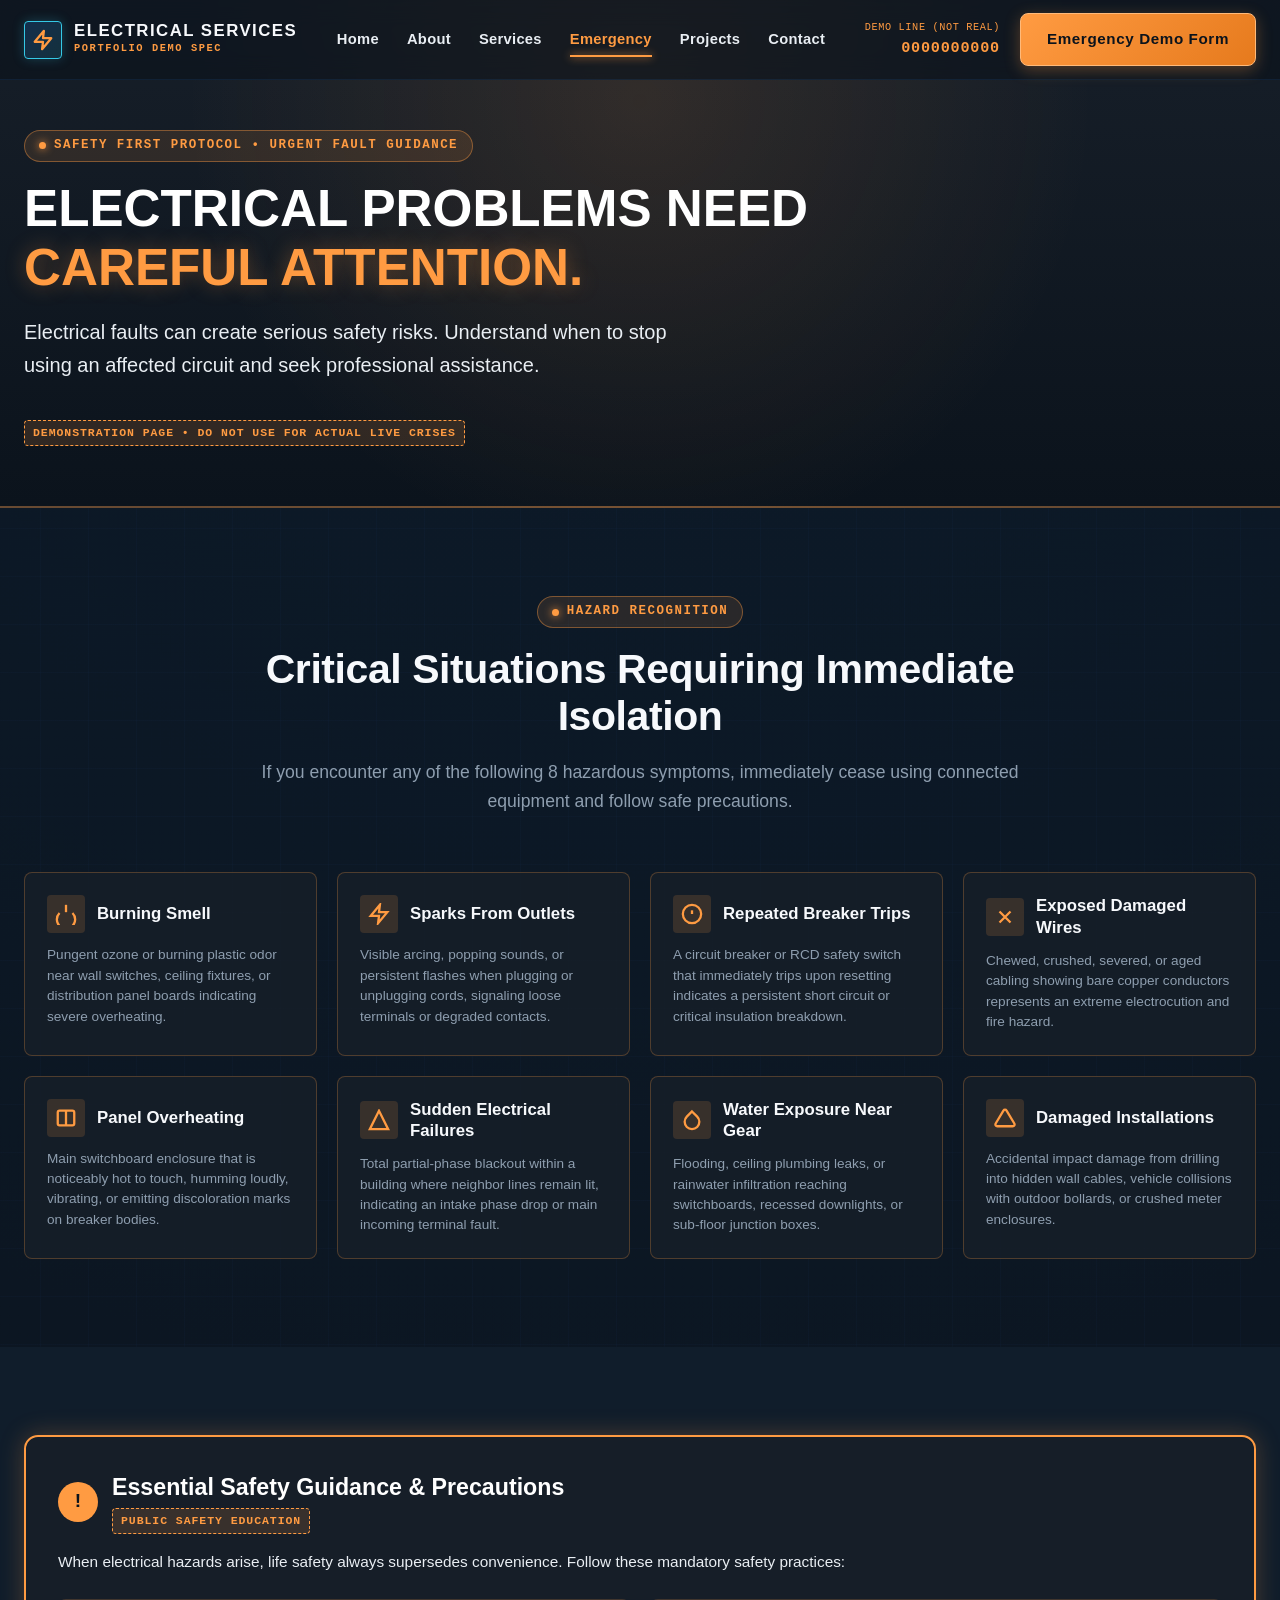
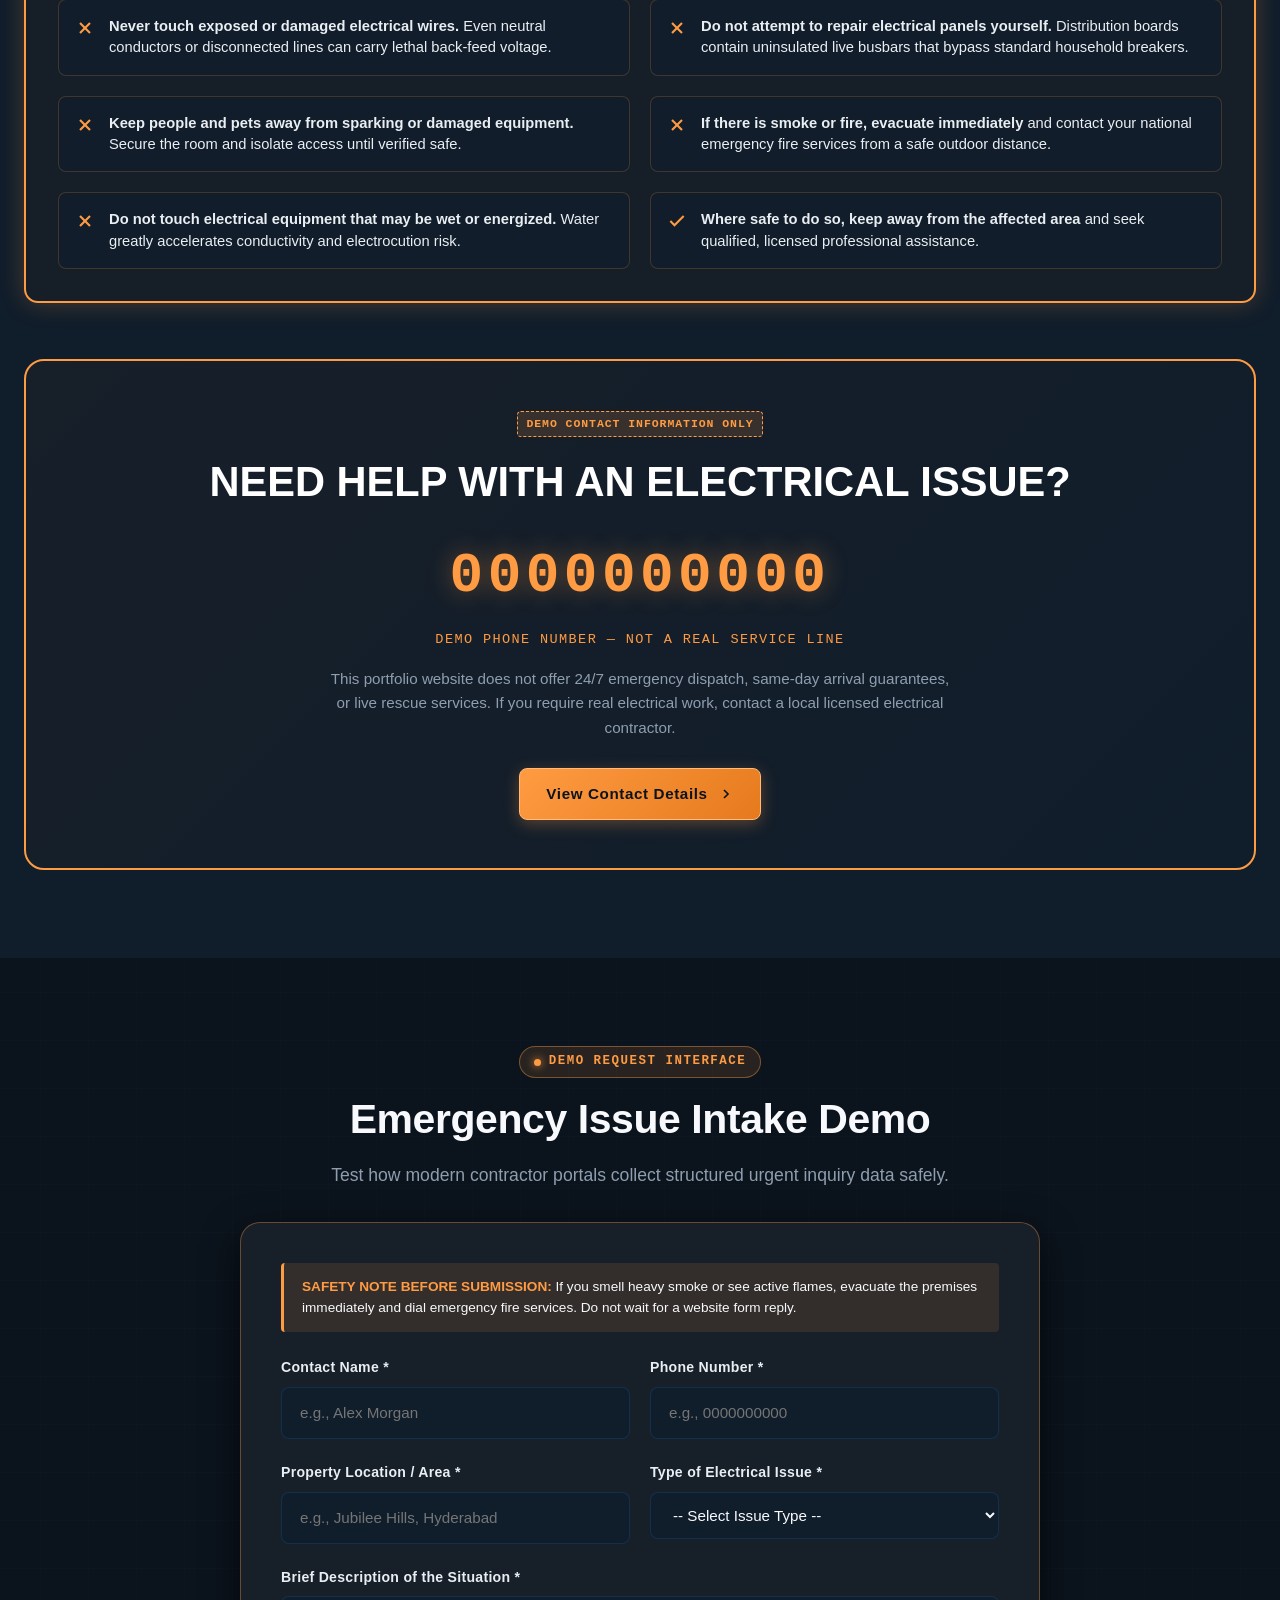
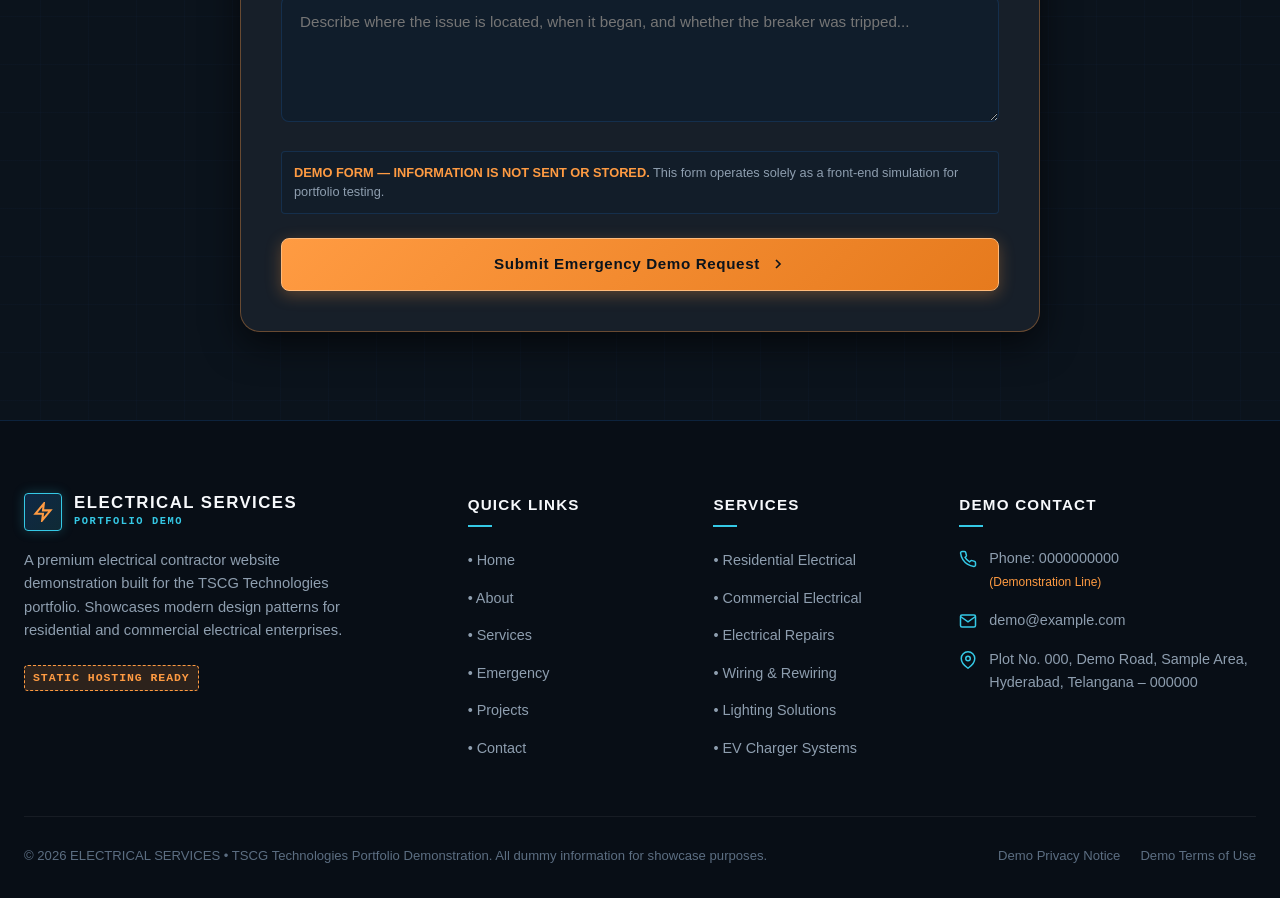
<file: emergency.html>
<!DOCTYPE html>
<html lang="en">
<head>
  <meta charset="UTF-8">
  <meta name="viewport" content="width=device-width, initial-scale=1.0">
  <title>Emergency Electrical Services | Urgent Fault Protocols</title>
  <meta name="description" content="Safety information, fault hazard protocols, and demonstration emergency electrical enquiry interface. Understand electrical warning signs and urgent isolation steps.">
  
  <meta property="og:title" content="Emergency Electrical Services | Critical Fault Protocols">
  <meta property="og:description" content="Recognize severe electrical hazard signs: burning smells, sparking outlets, and panel overheating. Portfolio demonstration interface.">
  <meta property="og:type" content="website">
  <meta property="og:image" content="images/electrical-emergency-response.jpg">

  <link rel="stylesheet" href="assets/css/style.css">
</head>
<body class="emergency-page-body">

  <!-- Sticky Global Header -->
  <header class="site-header" role="banner">
    <div class="container header-inner">
      <a href="index.html" class="brand-logo" aria-label="Electrical Services Home">
        <div class="brand-symbol" aria-hidden="true">
          <svg width="22" height="22" viewBox="0 0 24 24" fill="none" stroke="#FF9B42" stroke-width="2.5" stroke-linecap="round" stroke-linejoin="round">
            <polygon points="13 2 3 14 12 14 11 22 21 10 12 10 13 2"/>
          </svg>
        </div>
        <div class="brand-text">
          <span class="title">ELECTRICAL SERVICES</span>
          <span class="subtitle" style="color:var(--safety-orange);">PORTFOLIO DEMO SPEC</span>
        </div>
      </a>

      <nav class="nav-menu" role="navigation" aria-label="Main Navigation">
        <a href="index.html" class="nav-link">Home</a>
        <a href="about.html" class="nav-link">About</a>
        <a href="services.html" class="nav-link">Services</a>
        <a href="emergency.html" class="nav-link emergency-link active">Emergency</a>
        <a href="projects.html" class="nav-link">Projects</a>
        <a href="contact.html" class="nav-link">Contact</a>
      </nav>

      <div class="header-actions">
        <div class="demo-phone-box">
          <span class="phone-badge">Demo Line (Not Real)</span>
          <span class="phone-number" style="color:var(--safety-orange);">0000000000</span>
        </div>
        <a href="#emergency-form-section" class="btn btn-orange">Emergency Demo Form</a>
        <button class="nav-toggle" aria-label="Toggle navigation menu" aria-expanded="false">
          <span></span>
          <span></span>
          <span></span>
        </button>
      </div>
    </div>
  </header>

  <!-- Main Content -->
  <main id="main-content">

    <!-- Emergency Hero -->
    <section class="inner-hero emergency-hero" aria-labelledby="emerg-hero-title">
      <div class="container">
        <div class="inner-hero-content reveal">
          <div class="eyebrow-badge orange-badge">
            <span class="pulse-dot"></span>
            SAFETY FIRST PROTOCOL &bull; URGENT FAULT GUIDANCE
          </div>
          <h1 id="emerg-hero-title" class="inner-hero-headline" style="color: #FFFFFF;">
            ELECTRICAL PROBLEMS NEED <span style="color: var(--safety-orange); text-shadow: 0 0 20px rgba(255,155,66,0.35);">CAREFUL ATTENTION.</span>
          </h1>
          <p class="hero-desc">
            Electrical faults can create serious safety risks. Understand when to stop using an affected circuit and seek professional assistance.
          </p>
          <div class="demo-watermark-tag">
            DEMONSTRATION PAGE &bull; DO NOT USE FOR ACTUAL LIVE CRISES
          </div>
        </div>
      </div>
    </section>

    <!-- Emergency Situations Grid (8 Cards) -->
    <section class="section">
      <div class="container">
        <div class="section-header reveal">
          <div class="eyebrow-badge orange-badge">
            <span class="pulse-dot"></span>
            HAZARD RECOGNITION
          </div>
          <h2 class="section-title">Critical Situations Requiring Immediate Isolation</h2>
          <p class="section-subtitle">
            If you encounter any of the following 8 hazardous symptoms, immediately cease using connected equipment and follow safe precautions.
          </p>
        </div>

        <div class="emergency-grid">
          <!-- Situation 1 -->
          <div class="emergency-card reveal">
            <div class="emergency-card-header">
              <div class="emergency-icon">
                <svg width="22" height="22" viewBox="0 0 24 24" fill="none" stroke="currentColor" stroke-width="2.5"><path d="M12 2v8"/><path d="M4.93 10.93a10 10 0 1 0 14.14 0"/></svg>
              </div>
              <h3 class="emergency-card-title">Burning Smell</h3>
            </div>
            <p class="emergency-card-desc">
              Pungent ozone or burning plastic odor near wall switches, ceiling fixtures, or distribution panel boards indicating severe overheating.
            </p>
          </div>

          <!-- Situation 2 -->
          <div class="emergency-card reveal">
            <div class="emergency-card-header">
              <div class="emergency-icon">
                <svg width="22" height="22" viewBox="0 0 24 24" fill="none" stroke="currentColor" stroke-width="2.5"><polygon points="13 2 3 14 12 14 11 22 21 10 12 10 13 2"/></svg>
              </div>
              <h3 class="emergency-card-title">Sparks From Outlets</h3>
            </div>
            <p class="emergency-card-desc">
              Visible arcing, popping sounds, or persistent flashes when plugging or unplugging cords, signaling loose terminals or degraded contacts.
            </p>
          </div>

          <!-- Situation 3 -->
          <div class="emergency-card reveal">
            <div class="emergency-card-header">
              <div class="emergency-icon">
                <svg width="22" height="22" viewBox="0 0 24 24" fill="none" stroke="currentColor" stroke-width="2.5"><circle cx="12" cy="12" r="10"/><line x1="12" y1="8" x2="12" y2="12"/><line x1="12" y1="16" x2="12.01" y2="16"/></svg>
              </div>
              <h3 class="emergency-card-title">Repeated Breaker Trips</h3>
            </div>
            <p class="emergency-card-desc">
              A circuit breaker or RCD safety switch that immediately trips upon resetting indicates a persistent short circuit or critical insulation breakdown.
            </p>
          </div>

          <!-- Situation 4 -->
          <div class="emergency-card reveal">
            <div class="emergency-card-header">
              <div class="emergency-icon">
                <svg width="22" height="22" viewBox="0 0 24 24" fill="none" stroke="currentColor" stroke-width="2.5"><path d="M18 6L6 18M6 6l12 12"/></svg>
              </div>
              <h3 class="emergency-card-title">Exposed Damaged Wires</h3>
            </div>
            <p class="emergency-card-desc">
              Chewed, crushed, severed, or aged cabling showing bare copper conductors represents an extreme electrocution and fire hazard.
            </p>
          </div>

          <!-- Situation 5 -->
          <div class="emergency-card reveal">
            <div class="emergency-card-header">
              <div class="emergency-icon">
                <svg width="22" height="22" viewBox="0 0 24 24" fill="none" stroke="currentColor" stroke-width="2.5"><rect x="3" y="4" width="18" height="16" rx="2"/><line x1="12" y1="4" x2="12" y2="20"/></svg>
              </div>
              <h3 class="emergency-card-title">Panel Overheating</h3>
            </div>
            <p class="emergency-card-desc">
              Main switchboard enclosure that is noticeably hot to touch, humming loudly, vibrating, or emitting discoloration marks on breaker bodies.
            </p>
          </div>

          <!-- Situation 6 -->
          <div class="emergency-card reveal">
            <div class="emergency-card-header">
              <div class="emergency-icon">
                <svg width="22" height="22" viewBox="0 0 24 24" fill="none" stroke="currentColor" stroke-width="2.5"><polygon points="12 2 2 22 22 22 12 2"/></svg>
              </div>
              <h3 class="emergency-card-title">Sudden Electrical Failures</h3>
            </div>
            <p class="emergency-card-desc">
              Total partial-phase blackout within a building where neighbor lines remain lit, indicating an intake phase drop or main incoming terminal fault.
            </p>
          </div>

          <!-- Situation 7 -->
          <div class="emergency-card reveal">
            <div class="emergency-card-header">
              <div class="emergency-icon">
                <svg width="22" height="22" viewBox="0 0 24 24" fill="none" stroke="currentColor" stroke-width="2.5"><path d="M12 2.69l5.66 5.66a8 8 0 1 1-11.31 0z"/></svg>
              </div>
              <h3 class="emergency-card-title">Water Exposure Near Gear</h3>
            </div>
            <p class="emergency-card-desc">
              Flooding, ceiling plumbing leaks, or rainwater infiltration reaching switchboards, recessed downlights, or sub-floor junction boxes.
            </p>
          </div>

          <!-- Situation 8 -->
          <div class="emergency-card reveal">
            <div class="emergency-card-header">
              <div class="emergency-icon">
                <svg width="22" height="22" viewBox="0 0 24 24" fill="none" stroke="currentColor" stroke-width="2.5"><path d="M10.29 3.86L1.82 18a2 2 0 0 0 1.71 3h16.94a2 2 0 0 0 1.71-3L13.71 3.86a2 2 0 0 0-3.42 0z"/></svg>
              </div>
              <h3 class="emergency-card-title">Damaged Installations</h3>
            </div>
            <p class="emergency-card-desc">
              Accidental impact damage from drilling into hidden wall cables, vehicle collisions with outdoor bollards, or crushed meter enclosures.
            </p>
          </div>
        </div>
      </div>
    </section>

    <!-- Safety Information Section (Strict Responsible Messaging) -->
    <section class="section section-dark" aria-labelledby="safety-rules-title">
      <div class="container">
        <div class="safety-notice-box reveal">
          <div style="display: flex; align-items: center; gap: 14px; margin-bottom: 16px;">
            <div style="width: 40px; height: 40px; border-radius: 50%; background: var(--safety-orange); color: #0B131C; display: flex; align-items: center; justify-content: center; font-weight: 900; font-size: 1.2rem;">
              !
            </div>
            <div>
              <h2 id="safety-rules-title" style="font-size: 1.45rem; font-weight: 800; color: #FFFFFF;">
                Essential Safety Guidance &amp; Precautions
              </h2>
              <span class="demo-watermark-tag">PUBLIC SAFETY EDUCATION</span>
            </div>
          </div>
          <p style="font-size: 0.96rem; color: var(--text-secondary); line-height: 1.6;">
            When electrical hazards arise, life safety always supersedes convenience. Follow these mandatory safety practices:
          </p>

          <div class="safety-rules-grid">
            <div class="safety-rule-item">
              <div class="safety-rule-icon">
                <svg width="20" height="20" viewBox="0 0 24 24" fill="none" stroke="currentColor" stroke-width="2.5"><line x1="18" y1="6" x2="6" y2="18"/><line x1="6" y1="6" x2="18" y2="18"/></svg>
              </div>
              <p class="safety-rule-text">
                <strong>Never touch exposed or damaged electrical wires.</strong> Even neutral conductors or disconnected lines can carry lethal back-feed voltage.
              </p>
            </div>

            <div class="safety-rule-item">
              <div class="safety-rule-icon">
                <svg width="20" height="20" viewBox="0 0 24 24" fill="none" stroke="currentColor" stroke-width="2.5"><line x1="18" y1="6" x2="6" y2="18"/><line x1="6" y1="6" x2="18" y2="18"/></svg>
              </div>
              <p class="safety-rule-text">
                <strong>Do not attempt to repair electrical panels yourself.</strong> Distribution boards contain uninsulated live busbars that bypass standard household breakers.
              </p>
            </div>

            <div class="safety-rule-item">
              <div class="safety-rule-icon">
                <svg width="20" height="20" viewBox="0 0 24 24" fill="none" stroke="currentColor" stroke-width="2.5"><line x1="18" y1="6" x2="6" y2="18"/><line x1="6" y1="6" x2="18" y2="18"/></svg>
              </div>
              <p class="safety-rule-text">
                <strong>Keep people and pets away from sparking or damaged equipment.</strong> Secure the room and isolate access until verified safe.
              </p>
            </div>

            <div class="safety-rule-item">
              <div class="safety-rule-icon">
                <svg width="20" height="20" viewBox="0 0 24 24" fill="none" stroke="currentColor" stroke-width="2.5"><line x1="18" y1="6" x2="6" y2="18"/><line x1="6" y1="6" x2="18" y2="18"/></svg>
              </div>
              <p class="safety-rule-text">
                <strong>If there is smoke or fire, evacuate immediately</strong> and contact your national emergency fire services from a safe outdoor distance.
              </p>
            </div>

            <div class="safety-rule-item">
              <div class="safety-rule-icon">
                <svg width="20" height="20" viewBox="0 0 24 24" fill="none" stroke="currentColor" stroke-width="2.5"><line x1="18" y1="6" x2="6" y2="18"/><line x1="6" y1="6" x2="18" y2="18"/></svg>
              </div>
              <p class="safety-rule-text">
                <strong>Do not touch electrical equipment that may be wet or energized.</strong> Water greatly accelerates conductivity and electrocution risk.
              </p>
            </div>

            <div class="safety-rule-item">
              <div class="safety-rule-icon">
                <svg width="20" height="20" viewBox="0 0 24 24" fill="none" stroke="currentColor" stroke-width="2.5"><polyline points="20 6 9 17 4 12"/></svg>
              </div>
              <p class="safety-rule-text">
                <strong>Where safe to do so, keep away from the affected area</strong> and seek qualified, licensed professional assistance.
              </p>
            </div>
          </div>
        </div>

        <!-- Emergency Contact Panel (Strict Demo Disclaimer, No false claims) -->
        <div class="emergency-contact-banner reveal">
          <span class="demo-watermark-tag" style="margin-bottom: 12px;">DEMO CONTACT INFORMATION ONLY</span>
          <h2 style="font-size: clamp(1.8rem, 3.5vw, 2.6rem); font-weight: 800; color: #FFFFFF; text-transform: uppercase;">
            NEED HELP WITH AN ELECTRICAL ISSUE?
          </h2>
          <div class="emergency-contact-number">0000000000</div>
          <p style="font-family: var(--font-mono); font-size: 0.85rem; color: var(--safety-orange); text-transform: uppercase; letter-spacing: 0.1em; margin-bottom: 16px;">
            DEMO PHONE NUMBER &mdash; NOT A REAL SERVICE LINE
          </p>
          <p style="font-size: 0.95rem; color: var(--text-muted); max-width: 620px; margin: 0 auto 28px auto; line-height: 1.6;">
            This portfolio website does not offer 24/7 emergency dispatch, same-day arrival guarantees, or live rescue services. If you require real electrical work, contact a local licensed electrical contractor.
          </p>
          <a href="contact.html" class="btn btn-orange">
            View Contact Details
            <svg class="btn-icon" viewBox="0 0 24 24" fill="none" stroke="currentColor" stroke-width="2.5"><polyline points="9 18 15 12 9 6"/></svg>
          </a>
        </div>
      </div>
    </section>

    <!-- Emergency Request Form Section (Frontend Only Demo) -->
    <section class="section" id="emergency-form-section">
      <div class="container">
        <div style="max-width: 800px; margin: 0 auto;">
          <div class="section-header reveal" style="margin-bottom: 32px;">
            <div class="eyebrow-badge orange-badge">
              <span class="pulse-dot"></span>
              DEMO REQUEST INTERFACE
            </div>
            <h2 class="section-title">Emergency Issue Intake Demo</h2>
            <p class="section-subtitle">
              Test how modern contractor portals collect structured urgent inquiry data safely.
            </p>
          </div>

          <div class="form-card reveal" style="border-color: rgba(255, 155, 66, 0.35);">
            <div style="background: rgba(255, 155, 66, 0.12); border-left: 3px solid var(--safety-orange); padding: 14px 18px; border-radius: var(--radius-sm); margin-bottom: 24px;">
              <p style="font-size: 0.85rem; color: var(--text-primary); line-height: 1.5; margin: 0;">
                <strong style="color:var(--safety-orange);">SAFETY NOTE BEFORE SUBMISSION:</strong> If you smell heavy smoke or see active flames, evacuate the premises immediately and dial emergency fire services. Do not wait for a website form reply.
              </p>
            </div>

            <form id="emergency-form" novalidate>
              <div class="form-row">
                <div class="form-group">
                  <label for="emerg-name" class="form-label">Contact Name *</label>
                  <input type="text" id="emerg-name" class="form-control" placeholder="e.g., Alex Morgan" required>
                  <div class="form-error-msg"></div>
                </div>
                <div class="form-group">
                  <label for="emerg-phone" class="form-label">Phone Number *</label>
                  <input type="tel" id="emerg-phone" class="form-control" placeholder="e.g., 0000000000" required>
                  <div class="form-error-msg"></div>
                </div>
              </div>

              <div class="form-row">
                <div class="form-group">
                  <label for="emerg-location" class="form-label">Property Location / Area *</label>
                  <input type="text" id="emerg-location" class="form-control" placeholder="e.g., Jubilee Hills, Hyderabad" required>
                  <div class="form-error-msg"></div>
                </div>
                <div class="form-group">
                  <label for="emerg-issue" class="form-label">Type of Electrical Issue *</label>
                  <select id="emerg-issue" class="form-control" required>
                    <option value="">-- Select Issue Type --</option>
                    <option value="burning-smell">Burning smell near switch/panel</option>
                    <option value="sparking-outlet">Sparks from outlet/appliance</option>
                    <option value="repeated-trips">Repeated breaker trips / RCD fault</option>
                    <option value="exposed-wires">Exposed or damaged cabling</option>
                    <option value="hot-panel">Switchboard overheating / buzzing</option>
                    <option value="water-leak">Water ingress near electrical gear</option>
                    <option value="other-hazard">Other urgent electrical hazard</option>
                  </select>
                  <div class="form-error-msg"></div>
                </div>
              </div>

              <div class="form-group">
                <label for="emerg-desc" class="form-label">Brief Description of the Situation *</label>
                <textarea id="emerg-desc" rows="4" class="form-control" placeholder="Describe where the issue is located, when it began, and whether the breaker was tripped..." required></textarea>
                <div class="form-error-msg"></div>
              </div>

              <div class="form-notice">
                <strong style="color:var(--safety-orange);">DEMO FORM &mdash; INFORMATION IS NOT SENT OR STORED.</strong>
                This form operates solely as a front-end simulation for portfolio testing.
              </div>

              <div style="margin-top: 24px;">
                <button type="submit" class="btn btn-orange" style="width: 100%;">
                  Submit Emergency Demo Request
                  <svg class="btn-icon" viewBox="0 0 24 24" fill="none" stroke="currentColor" stroke-width="2.5"><polyline points="9 18 15 12 9 6"/></svg>
                </button>
              </div>
            </form>
          </div>
        </div>
      </div>
    </section>

  </main>

  <!-- Global Footer -->
  <footer class="site-footer" role="contentinfo">
    <div class="container">
      <div class="footer-grid">
        <div class="footer-col">
          <div class="brand-logo" style="margin-bottom: 16px;">
            <div class="brand-symbol">
              <svg width="20" height="20" viewBox="0 0 24 24" fill="none" stroke="#FF9B42" stroke-width="2.5"><polygon points="13 2 3 14 12 14 11 22 21 10 12 10 13 2"/></svg>
            </div>
            <div class="brand-text">
              <span class="title">ELECTRICAL SERVICES</span>
              <span class="subtitle">PORTFOLIO DEMO</span>
            </div>
          </div>
          <p class="footer-intro">
            A premium electrical contractor website demonstration built for the TSCG Technologies portfolio. Showcases modern design patterns for residential and commercial electrical enterprises.
          </p>
          <span class="demo-watermark-tag">STATIC HOSTING READY</span>
        </div>

        <div class="footer-col">
          <h4>Quick Links</h4>
          <ul class="footer-links">
            <li><a href="index.html">&bull; Home</a></li>
            <li><a href="about.html">&bull; About</a></li>
            <li><a href="services.html">&bull; Services</a></li>
            <li><a href="emergency.html">&bull; Emergency</a></li>
            <li><a href="projects.html">&bull; Projects</a></li>
            <li><a href="contact.html">&bull; Contact</a></li>
          </ul>
        </div>

        <div class="footer-col">
          <h4>Services</h4>
          <ul class="footer-links">
            <li><a href="services.html#residential">&bull; Residential Electrical</a></li>
            <li><a href="services.html#commercial">&bull; Commercial Electrical</a></li>
            <li><a href="services.html#repairs">&bull; Electrical Repairs</a></li>
            <li><a href="services.html#installation">&bull; Wiring &amp; Rewiring</a></li>
            <li><a href="services.html#lighting">&bull; Lighting Solutions</a></li>
            <li><a href="services.html#modern">&bull; EV Charger Systems</a></li>
          </ul>
        </div>

        <div class="footer-col">
          <h4>Demo Contact</h4>
          <div class="footer-contact-list">
            <div class="footer-contact-item">
              <svg width="18" height="18" viewBox="0 0 24 24" fill="none" stroke="currentColor" stroke-width="2"><path d="M22 16.92v3a2 2 0 0 1-2.18 2 19.79 19.79 0 0 1-8.63-3.07 19.5 19.5 0 0 1-6-6 19.79 19.79 0 0 1-3.07-8.67A2 2 0 0 1 4.11 2h3a2 2 0 0 1 2 1.72 12.84 12.84 0 0 0 .7 2.81 2 2 0 0 1-.45 2.11L8.09 9.91a16 16 0 0 0 6 6l1.27-1.27a2 2 0 0 1 2.11-.45 12.84 12.84 0 0 0 2.81.7A2 2 0 0 1 22 16.92z"/></svg>
              <span>Phone: 0000000000 <br><small style="color:var(--safety-orange);">(Demonstration Line)</small></span>
            </div>
            <div class="footer-contact-item">
              <svg width="18" height="18" viewBox="0 0 24 24" fill="none" stroke="currentColor" stroke-width="2"><path d="M4 4h16c1.1 0 2 .9 2 2v12c0 1.1-.9 2-2 2H4c-1.1 0-2-.9-2-2V6c0-1.1.9-2 2-2z"/><polyline points="22,6 12,13 2,6"/></svg>
              <span>demo@example.com</span>
            </div>
            <div class="footer-contact-item">
              <svg width="18" height="18" viewBox="0 0 24 24" fill="none" stroke="currentColor" stroke-width="2"><path d="M21 10c0 7-9 13-9 13s-9-6-9-13a9 9 0 0 1 18 0z"/><circle cx="12" cy="10" r="3"/></svg>
              <span>Plot No. 000, Demo Road, Sample Area, Hyderabad, Telangana &ndash; 000000</span>
            </div>
          </div>
        </div>
      </div>

      <div class="footer-bottom">
        <p>&copy; 2026 ELECTRICAL SERVICES &bull; TSCG Technologies Portfolio Demonstration. All dummy information for showcase purposes.</p>
        <div class="footer-legal-links">
          <a href="#" onclick="alert('DEMO PRIVACY NOTICE: This website is a frontend portfolio demonstration. No personal data or cookies are collected or stored.'); return false;">Demo Privacy Notice</a>
          <a href="#" onclick="alert('DEMO TERMS: This website is created solely for illustrative web development evaluation. No real trade services or certifications are offered.'); return false;">Demo Terms of Use</a>
        </div>
      </div>
    </div>
  </footer>

  <button type="button" class="back-to-top" aria-label="Scroll to top of page">
    <svg width="20" height="20" viewBox="0 0 24 24" fill="none" stroke="currentColor" stroke-width="2.5"><polyline points="18 15 12 9 6 15"/></svg>
  </button>

  <div class="mobile-sticky-bar" aria-label="Mobile quick actions">
    <span style="font-family: var(--font-mono); font-size: 0.82rem; color: var(--safety-orange); font-weight: 700;">Demo: 0000000000</span>
    <a href="#emergency-form-section" class="btn btn-orange" style="padding: 8px 16px; font-size: 0.84rem;">Emergency Demo</a>
  </div>

  <script src="assets/js/main.js"></script>
</body>
</html>
</file>
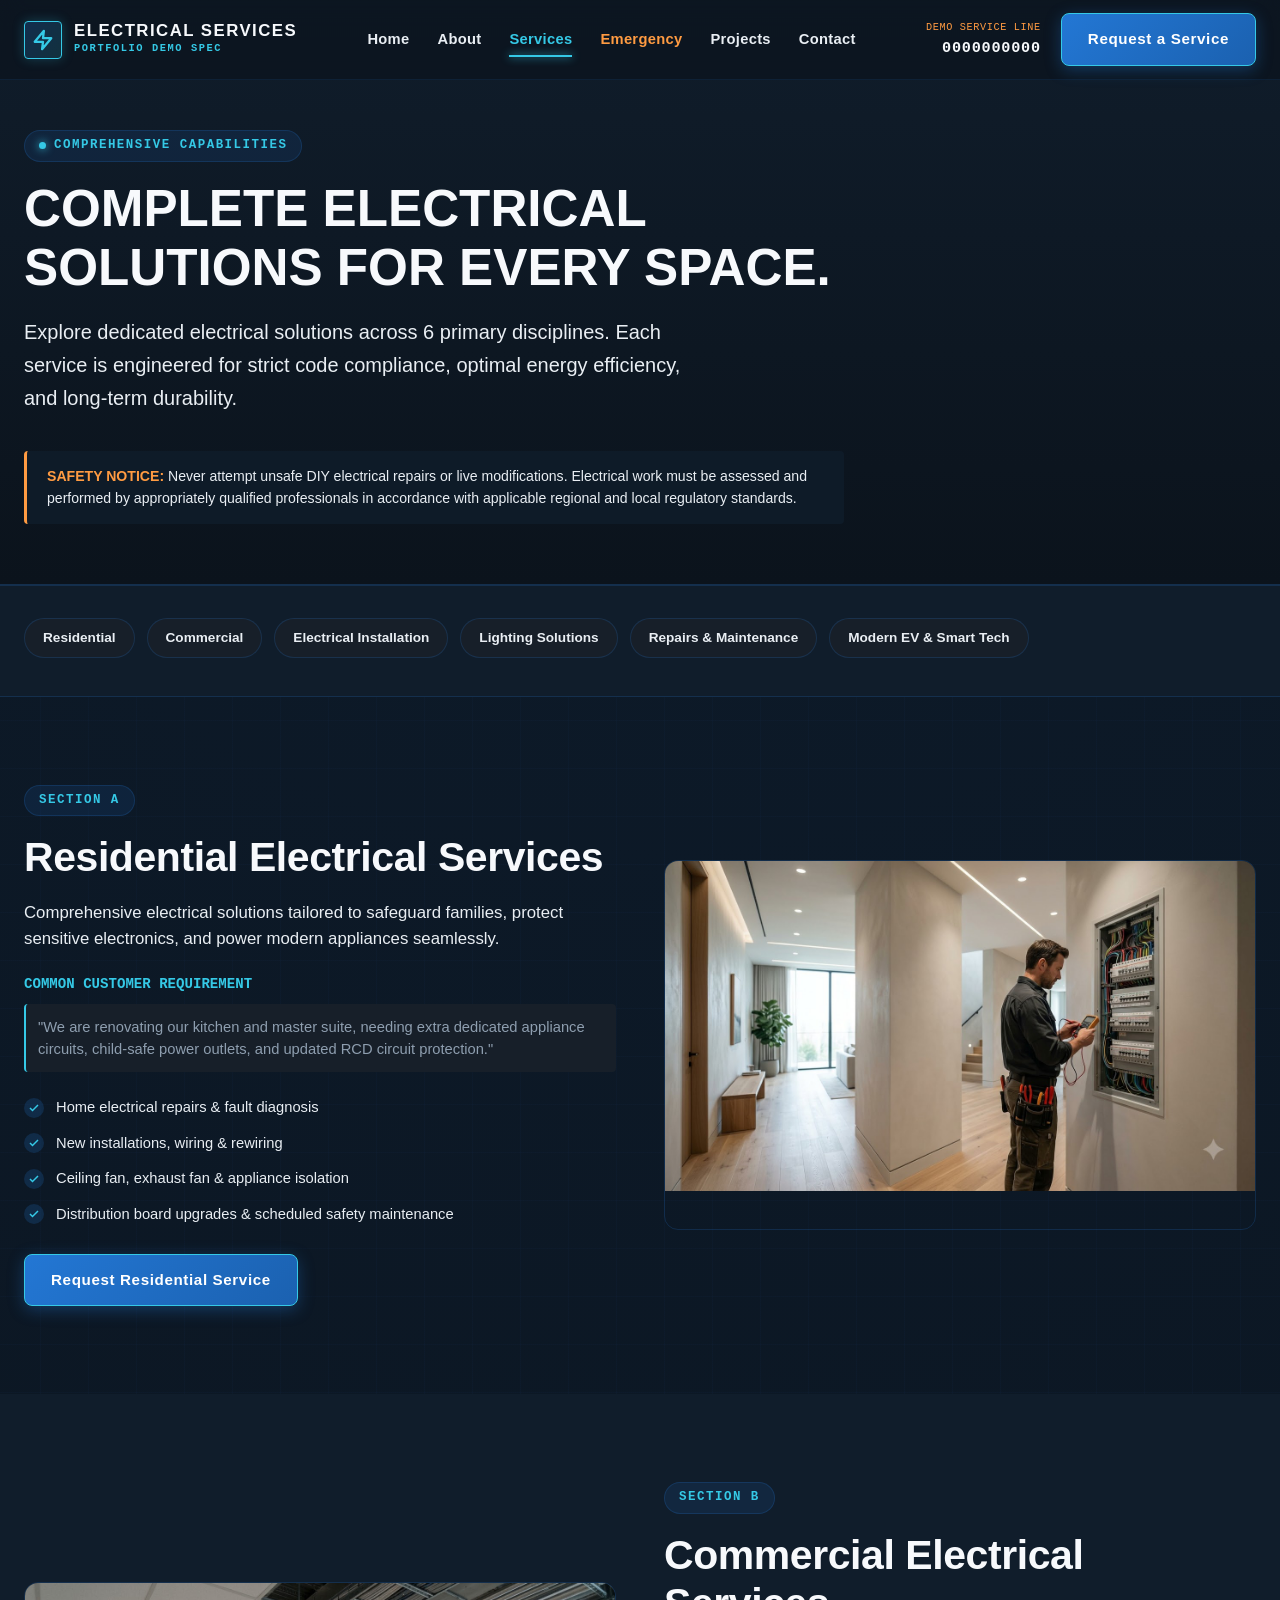
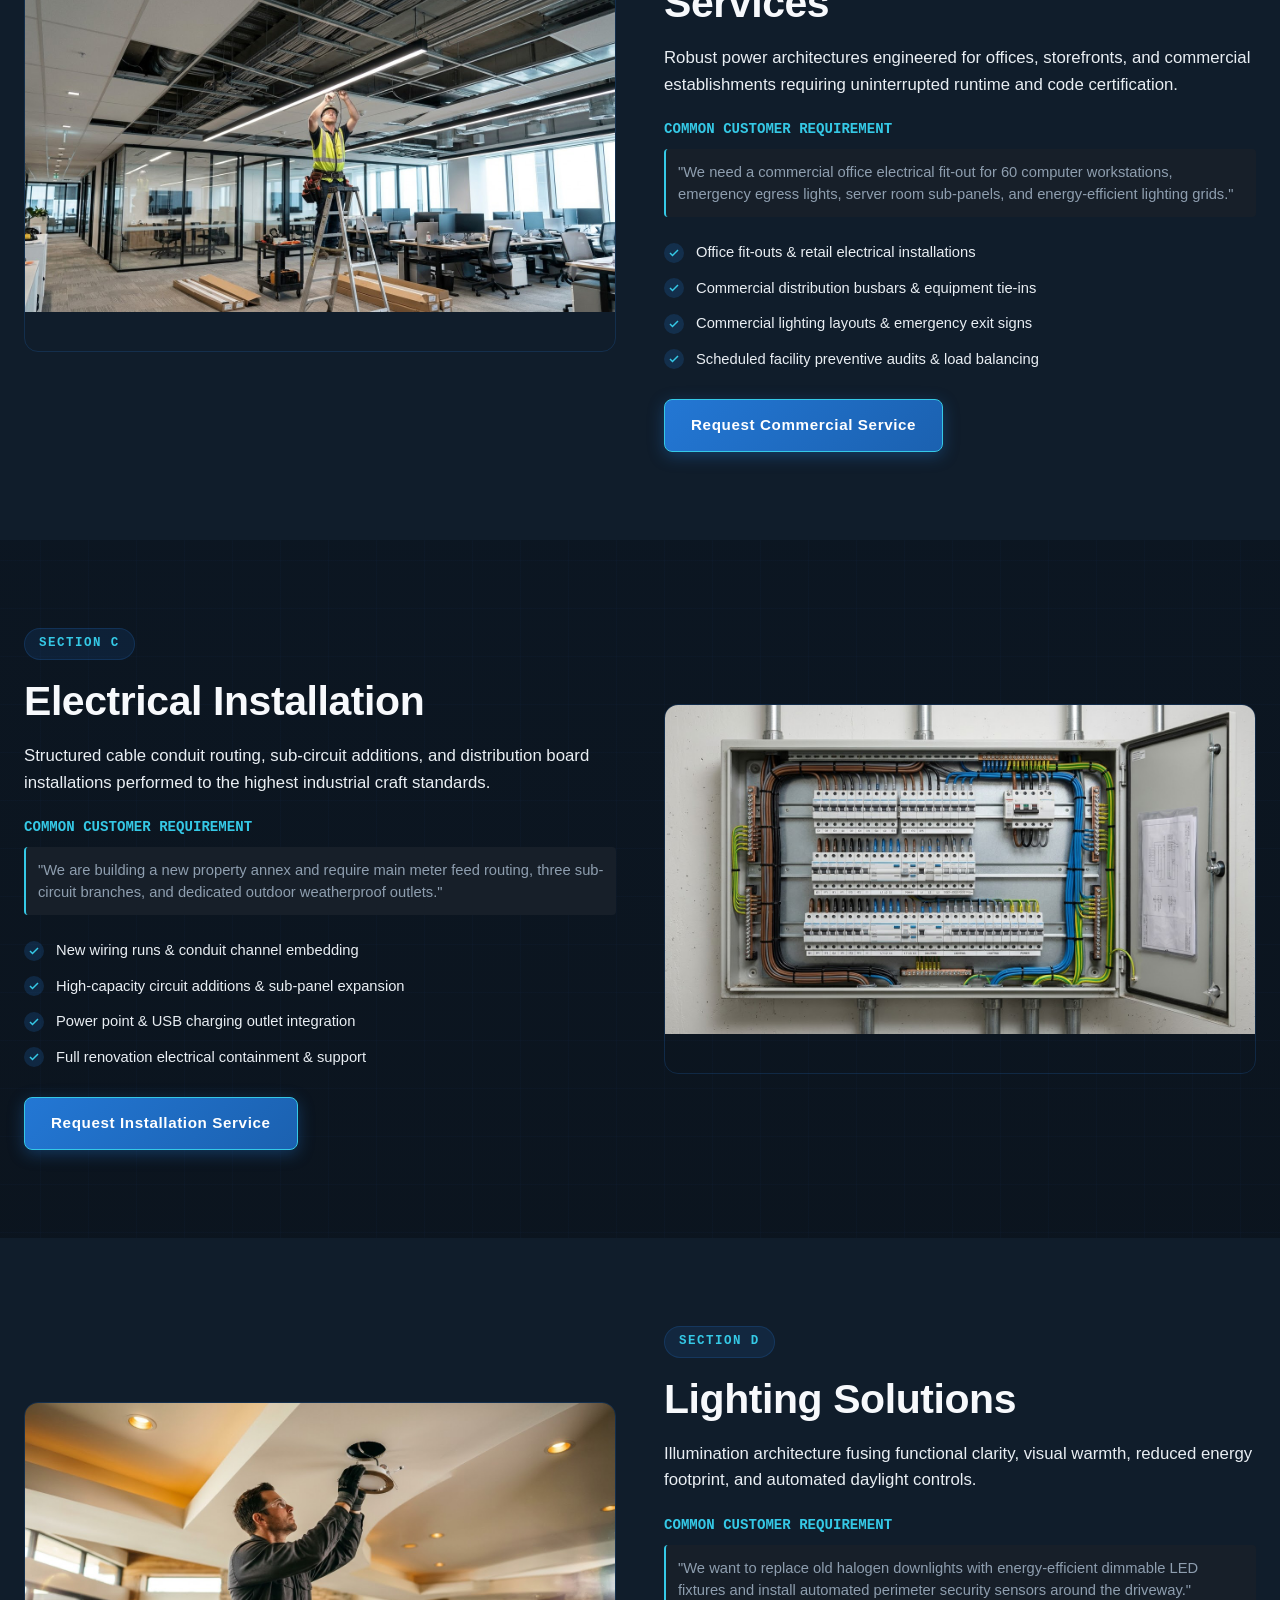
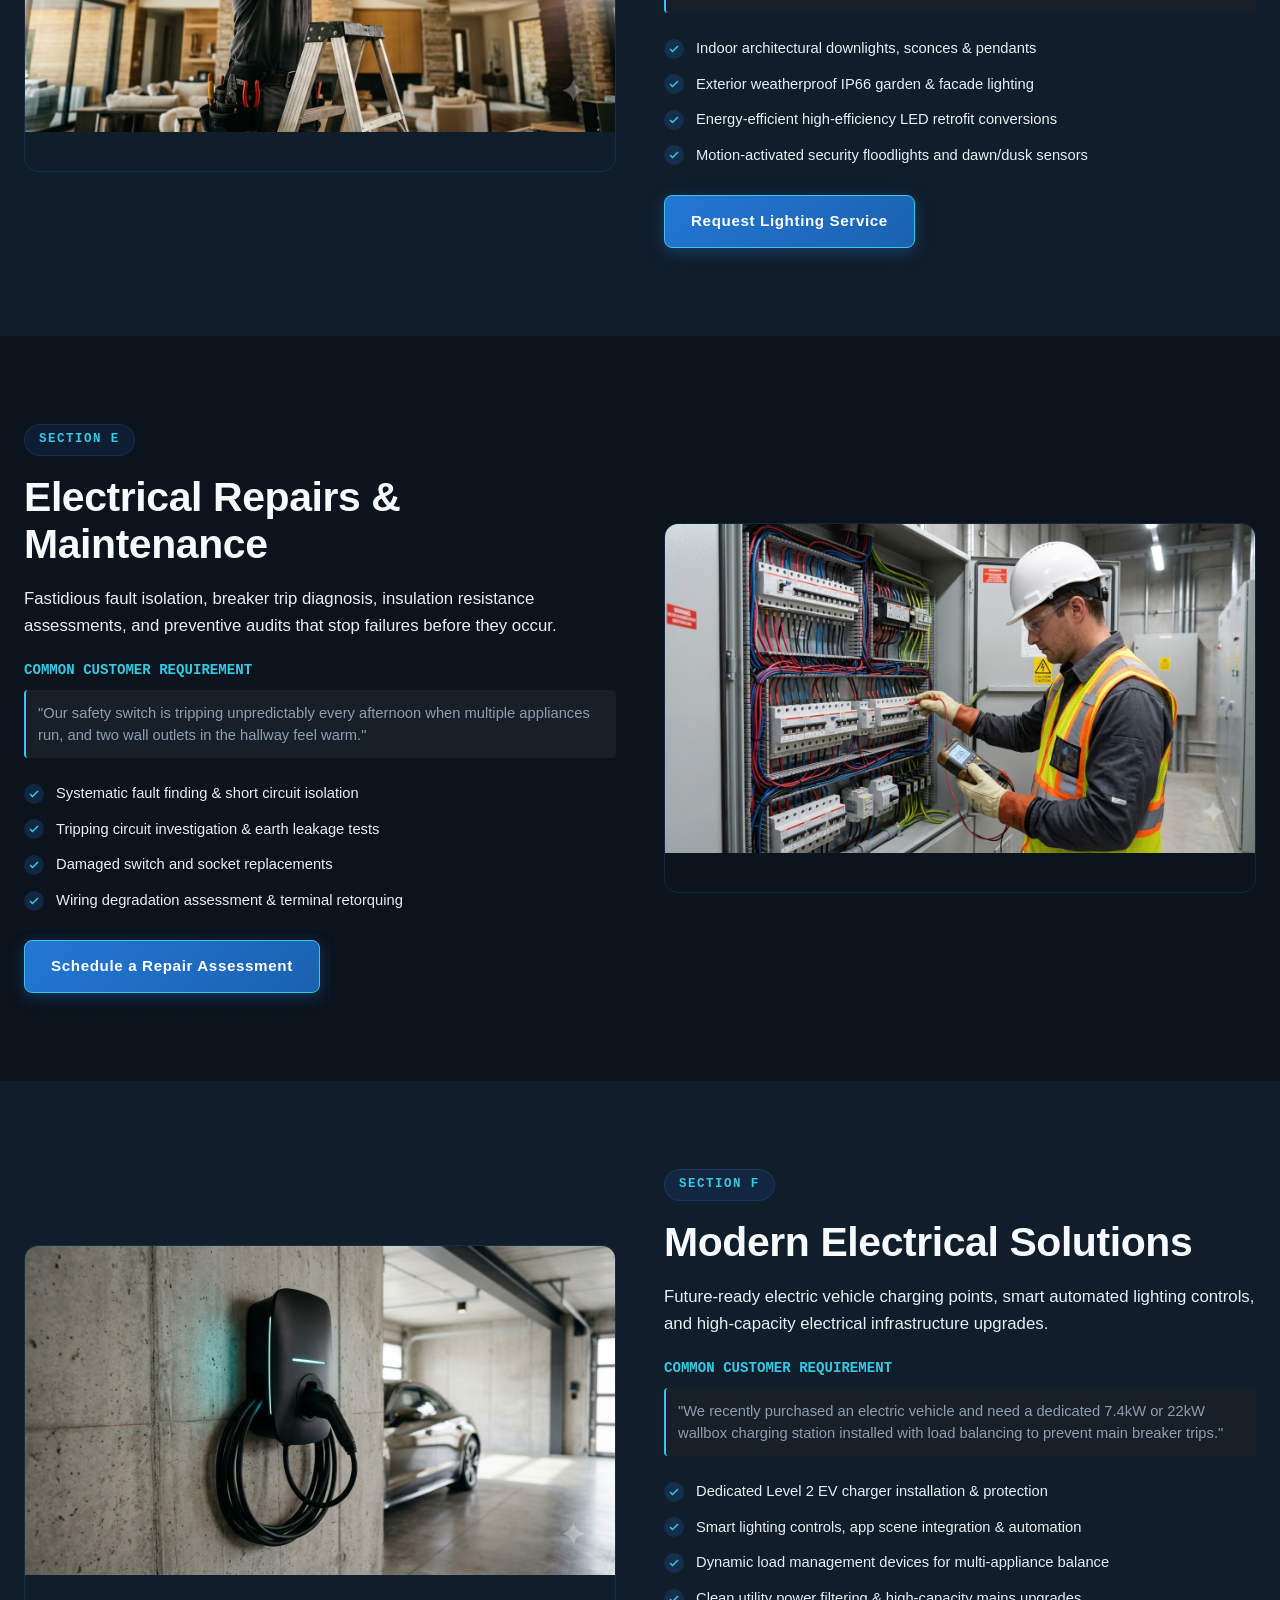
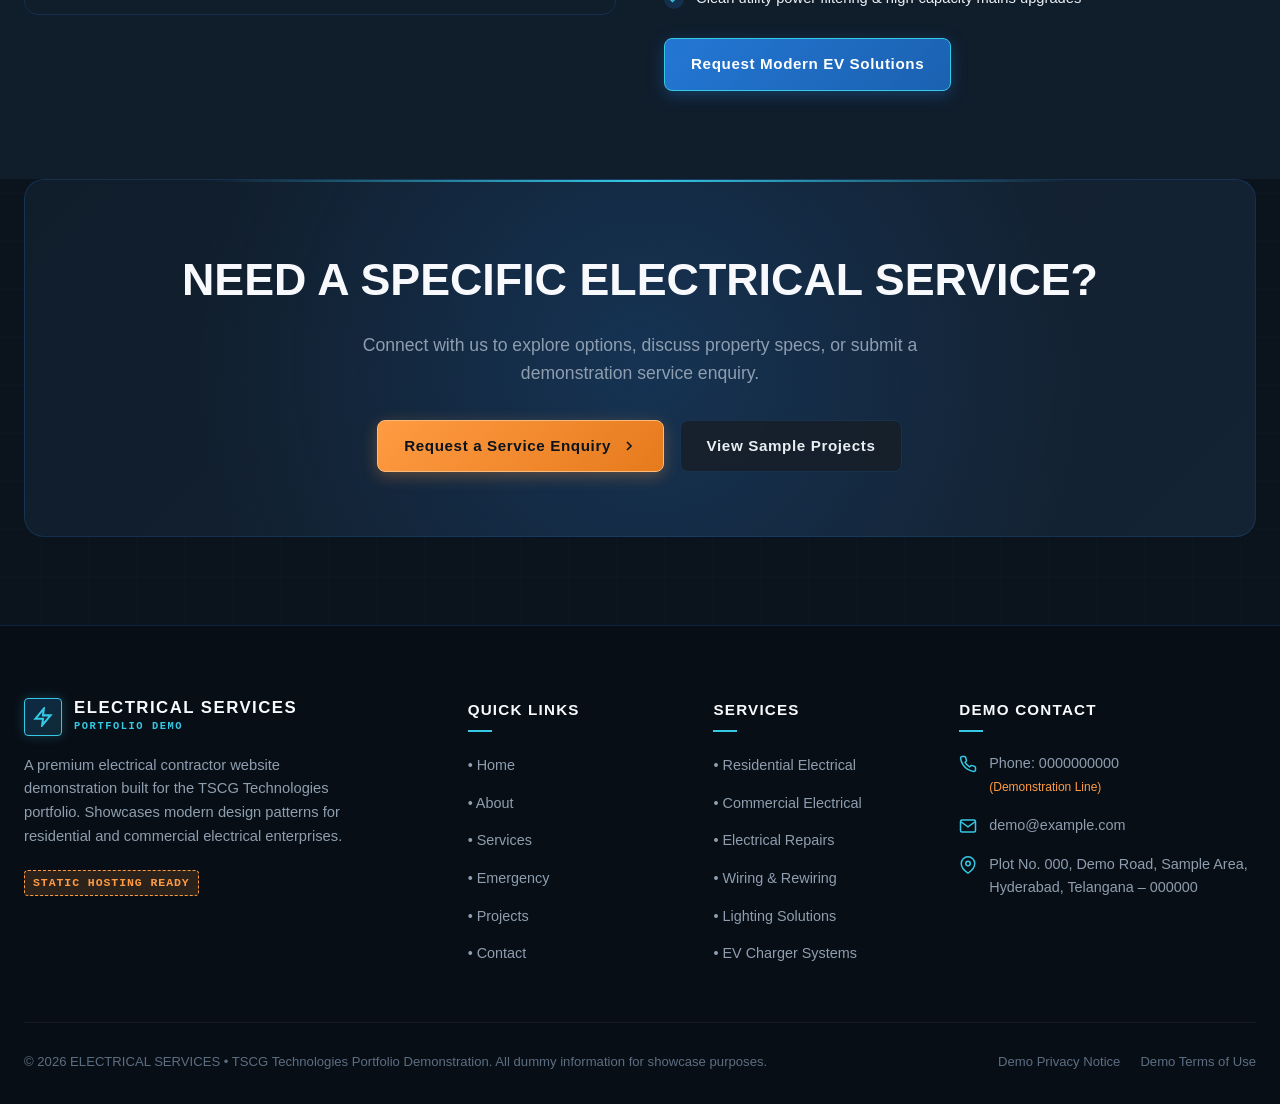
<file: services.html>
<!DOCTYPE html>
<html lang="en">
<head>
  <meta charset="UTF-8">
  <meta name="viewport" content="width=device-width, initial-scale=1.0">
  <title>Electrical Installation &amp; Repair Services | Electrical Services</title>
  <meta name="description" content="Explore complete residential and commercial electrical services: wiring, switchboards, lighting design, repairs, and EV charging infrastructure.">
  
  <meta property="og:title" content="Complete Electrical Solutions | Electrical Services">
  <meta property="og:description" content="Full spectrum residential, commercial, lighting and distribution panel engineering services.">
  <meta property="og:type" content="website">
  <meta property="og:image" content="images/electrical-distribution-panel.jpg">

  <link rel="stylesheet" href="assets/css/style.css">
</head>
<body>

  <!-- Sticky Global Header -->
  <header class="site-header" role="banner">
    <div class="container header-inner">
      <a href="index.html" class="brand-logo" aria-label="Electrical Services Home">
        <div class="brand-symbol" aria-hidden="true">
          <svg width="22" height="22" viewBox="0 0 24 24" fill="none" stroke="#35C9E6" stroke-width="2.5" stroke-linecap="round" stroke-linejoin="round">
            <polygon points="13 2 3 14 12 14 11 22 21 10 12 10 13 2"/>
          </svg>
        </div>
        <div class="brand-text">
          <span class="title">ELECTRICAL SERVICES</span>
          <span class="subtitle">PORTFOLIO DEMO SPEC</span>
        </div>
      </a>

      <nav class="nav-menu" role="navigation" aria-label="Main Navigation">
        <a href="index.html" class="nav-link">Home</a>
        <a href="about.html" class="nav-link">About</a>
        <a href="services.html" class="nav-link active">Services</a>
        <a href="emergency.html" class="nav-link emergency-link">Emergency</a>
        <a href="projects.html" class="nav-link">Projects</a>
        <a href="contact.html" class="nav-link">Contact</a>
      </nav>

      <div class="header-actions">
        <div class="demo-phone-box">
          <span class="phone-badge">Demo Service Line</span>
          <span class="phone-number">0000000000</span>
        </div>
        <a href="contact.html" class="btn btn-primary">Request a Service</a>
        <button class="nav-toggle" aria-label="Toggle navigation menu" aria-expanded="false">
          <span></span>
          <span></span>
          <span></span>
        </button>
      </div>
    </div>
  </header>

  <!-- Main Content -->
  <main id="main-content">

    <!-- Inner Hero -->
    <section class="inner-hero" aria-labelledby="services-hero-title">
      <div class="container">
        <div class="inner-hero-content reveal">
          <div class="eyebrow-badge">
            <span class="pulse-dot"></span>
            COMPREHENSIVE CAPABILITIES
          </div>
          <h1 id="services-hero-title" class="inner-hero-headline">
            COMPLETE ELECTRICAL SOLUTIONS <span class="highlight">FOR EVERY SPACE.</span>
          </h1>
          <p class="hero-desc">
            Explore dedicated electrical solutions across 6 primary disciplines. Each service is engineered for strict code compliance, optimal energy efficiency, and long-term durability.
          </p>
          
          <!-- Mandatory Safety Notice -->
          <div style="background: rgba(16, 29, 43, 0.8); border-left: 3px solid var(--safety-orange); padding: 14px 20px; border-radius: var(--radius-sm); margin-top: 24px;">
            <p style="font-size: 0.88rem; color: var(--text-secondary); margin: 0;">
              <strong style="color:var(--safety-orange);">SAFETY NOTICE:</strong> Never attempt unsafe DIY electrical repairs or live modifications. Electrical work must be assessed and performed by appropriately qualified professionals in accordance with applicable regional and local regulatory standards.
            </p>
          </div>
        </div>
      </div>
    </section>

    <!-- Service Category Quick Jump Bar -->
    <nav class="capability-strip" aria-label="Services Navigation Strip">
      <div class="container">
        <div style="display: flex; gap: 12px; overflow-x: auto; padding-bottom: 6px; justify-content: flex-start; scrollbar-width: none;">
          <a href="#residential" class="filter-btn">Residential</a>
          <a href="#commercial" class="filter-btn">Commercial</a>
          <a href="#installation" class="filter-btn">Electrical Installation</a>
          <a href="#lighting" class="filter-btn">Lighting Solutions</a>
          <a href="#repairs" class="filter-btn">Repairs &amp; Maintenance</a>
          <a href="#modern" class="filter-btn">Modern EV &amp; Smart Tech</a>
        </div>
      </div>
    </nav>

    <!-- SECTION A: Residential Electrical Services -->
    <section class="section" id="residential" aria-labelledby="sec-res-title">
      <div class="container">
        <div class="editorial-grid">
          <div class="reveal">
            <div class="eyebrow-badge">SECTION A</div>
            <h2 id="sec-res-title" class="section-title">Residential Electrical Services</h2>
            <p style="font-size: 1.05rem; color: var(--text-secondary); line-height: 1.6; margin-bottom: 20px;">
              Comprehensive electrical solutions tailored to safeguard families, protect sensitive electronics, and power modern appliances seamlessly.
            </p>
            <div style="margin-bottom: 24px;">
              <h4 style="font-size: 0.88rem; font-family: var(--font-mono); color: var(--bright-cyan); text-transform: uppercase; margin-bottom: 8px;">Common Customer Requirement</h4>
              <p style="font-size: 0.92rem; color: var(--text-muted); line-height: 1.5; background: var(--bg-card); padding: 12px; border-radius: var(--radius-sm); border-left: 2px solid var(--bright-cyan);">
                "We are renovating our kitchen and master suite, needing extra dedicated appliance circuits, child-safe power outlets, and updated RCD circuit protection."
              </p>
            </div>
            <ul class="feature-check-list" style="margin-bottom: 28px;">
              <li class="feature-check-item">
                <span class="feature-check-icon"><svg width="12" height="12" viewBox="0 0 24 24" fill="none" stroke="currentColor" stroke-width="3"><polyline points="20 6 9 17 4 12"/></svg></span>
                <span>Home electrical repairs &amp; fault diagnosis</span>
              </li>
              <li class="feature-check-item">
                <span class="feature-check-icon"><svg width="12" height="12" viewBox="0 0 24 24" fill="none" stroke="currentColor" stroke-width="3"><polyline points="20 6 9 17 4 12"/></svg></span>
                <span>New installations, wiring &amp; rewiring</span>
              </li>
              <li class="feature-check-item">
                <span class="feature-check-icon"><svg width="12" height="12" viewBox="0 0 24 24" fill="none" stroke="currentColor" stroke-width="3"><polyline points="20 6 9 17 4 12"/></svg></span>
                <span>Ceiling fan, exhaust fan &amp; appliance isolation</span>
              </li>
              <li class="feature-check-item">
                <span class="feature-check-icon"><svg width="12" height="12" viewBox="0 0 24 24" fill="none" stroke="currentColor" stroke-width="3"><polyline points="20 6 9 17 4 12"/></svg></span>
                <span>Distribution board upgrades &amp; scheduled safety maintenance</span>
              </li>
            </ul>
            <a href="contact.html" class="btn btn-primary">Request Residential Service</a>
          </div>

          <div class="reveal">
            <div style="aspect-ratio: 16/10; border-radius: var(--radius-lg); overflow: hidden; border: 1px solid var(--border-subtle);">
              <img src="images/electrical-residential-service.jpg" alt="Residential Electrical Systems" width="1600" height="1000" loading="lazy">
            </div>
          </div>
        </div>
      </div>
    </section>

    <!-- SECTION B: Commercial Electrical Services -->
    <section class="section section-dark" id="commercial" aria-labelledby="sec-com-title">
      <div class="container">
        <div class="editorial-grid">
          <div class="reveal">
            <div style="aspect-ratio: 16/10; border-radius: var(--radius-lg); overflow: hidden; border: 1px solid var(--border-subtle);">
              <img src="images/electrical-commercial-service.jpg" alt="Commercial Electrical Facility Systems" width="1600" height="1000" loading="lazy">
            </div>
          </div>

          <div class="reveal">
            <div class="eyebrow-badge">SECTION B</div>
            <h2 id="sec-com-title" class="section-title">Commercial Electrical Services</h2>
            <p style="font-size: 1.05rem; color: var(--text-secondary); line-height: 1.6; margin-bottom: 20px;">
              Robust power architectures engineered for offices, storefronts, and commercial establishments requiring uninterrupted runtime and code certification.
            </p>
            <div style="margin-bottom: 24px;">
              <h4 style="font-size: 0.88rem; font-family: var(--font-mono); color: var(--bright-cyan); text-transform: uppercase; margin-bottom: 8px;">Common Customer Requirement</h4>
              <p style="font-size: 0.92rem; color: var(--text-muted); line-height: 1.5; background: var(--bg-card); padding: 12px; border-radius: var(--radius-sm); border-left: 2px solid var(--bright-cyan);">
                "We need a commercial office electrical fit-out for 60 computer workstations, emergency egress lights, server room sub-panels, and energy-efficient lighting grids."
              </p>
            </div>
            <ul class="feature-check-list" style="margin-bottom: 28px;">
              <li class="feature-check-item">
                <span class="feature-check-icon"><svg width="12" height="12" viewBox="0 0 24 24" fill="none" stroke="currentColor" stroke-width="3"><polyline points="20 6 9 17 4 12"/></svg></span>
                <span>Office fit-outs &amp; retail electrical installations</span>
              </li>
              <li class="feature-check-item">
                <span class="feature-check-icon"><svg width="12" height="12" viewBox="0 0 24 24" fill="none" stroke="currentColor" stroke-width="3"><polyline points="20 6 9 17 4 12"/></svg></span>
                <span>Commercial distribution busbars &amp; equipment tie-ins</span>
              </li>
              <li class="feature-check-item">
                <span class="feature-check-icon"><svg width="12" height="12" viewBox="0 0 24 24" fill="none" stroke="currentColor" stroke-width="3"><polyline points="20 6 9 17 4 12"/></svg></span>
                <span>Commercial lighting layouts &amp; emergency exit signs</span>
              </li>
              <li class="feature-check-item">
                <span class="feature-check-icon"><svg width="12" height="12" viewBox="0 0 24 24" fill="none" stroke="currentColor" stroke-width="3"><polyline points="20 6 9 17 4 12"/></svg></span>
                <span>Scheduled facility preventive audits &amp; load balancing</span>
              </li>
            </ul>
            <a href="contact.html" class="btn btn-primary">Request Commercial Service</a>
          </div>
        </div>
      </div>
    </section>

    <!-- SECTION C: Electrical Installation -->
    <section class="section" id="installation" aria-labelledby="sec-inst-title">
      <div class="container">
        <div class="editorial-grid">
          <div class="reveal">
            <div class="eyebrow-badge">SECTION C</div>
            <h2 id="sec-inst-title" class="section-title">Electrical Installation</h2>
            <p style="font-size: 1.05rem; color: var(--text-secondary); line-height: 1.6; margin-bottom: 20px;">
              Structured cable conduit routing, sub-circuit additions, and distribution board installations performed to the highest industrial craft standards.
            </p>
            <div style="margin-bottom: 24px;">
              <h4 style="font-size: 0.88rem; font-family: var(--font-mono); color: var(--bright-cyan); text-transform: uppercase; margin-bottom: 8px;">Common Customer Requirement</h4>
              <p style="font-size: 0.92rem; color: var(--text-muted); line-height: 1.5; background: var(--bg-card); padding: 12px; border-radius: var(--radius-sm); border-left: 2px solid var(--bright-cyan);">
                "We are building a new property annex and require main meter feed routing, three sub-circuit branches, and dedicated outdoor weatherproof outlets."
              </p>
            </div>
            <ul class="feature-check-list" style="margin-bottom: 28px;">
              <li class="feature-check-item">
                <span class="feature-check-icon"><svg width="12" height="12" viewBox="0 0 24 24" fill="none" stroke="currentColor" stroke-width="3"><polyline points="20 6 9 17 4 12"/></svg></span>
                <span>New wiring runs &amp; conduit channel embedding</span>
              </li>
              <li class="feature-check-item">
                <span class="feature-check-icon"><svg width="12" height="12" viewBox="0 0 24 24" fill="none" stroke="currentColor" stroke-width="3"><polyline points="20 6 9 17 4 12"/></svg></span>
                <span>High-capacity circuit additions &amp; sub-panel expansion</span>
              </li>
              <li class="feature-check-item">
                <span class="feature-check-icon"><svg width="12" height="12" viewBox="0 0 24 24" fill="none" stroke="currentColor" stroke-width="3"><polyline points="20 6 9 17 4 12"/></svg></span>
                <span>Power point &amp; USB charging outlet integration</span>
              </li>
              <li class="feature-check-item">
                <span class="feature-check-icon"><svg width="12" height="12" viewBox="0 0 24 24" fill="none" stroke="currentColor" stroke-width="3"><polyline points="20 6 9 17 4 12"/></svg></span>
                <span>Full renovation electrical containment &amp; support</span>
              </li>
            </ul>
            <a href="contact.html" class="btn btn-primary">Request Installation Service</a>
          </div>

          <div class="reveal">
            <div style="aspect-ratio: 16/10; border-radius: var(--radius-lg); overflow: hidden; border: 1px solid var(--border-subtle);">
              <img src="images/electrical-distribution-panel.jpg" alt="Distribution Board Installation" width="1200" height="900" loading="lazy">
            </div>
          </div>
        </div>
      </div>
    </section>

    <!-- SECTION D: Lighting Solutions -->
    <section class="section section-dark" id="lighting" aria-labelledby="sec-light-title">
      <div class="container">
        <div class="editorial-grid">
          <div class="reveal">
            <div style="aspect-ratio: 16/10; border-radius: var(--radius-lg); overflow: hidden; border: 1px solid var(--border-subtle);">
              <img src="images/electrical-lighting-installation.jpg" alt="Lighting solutions and architectural design" width="1200" height="900" loading="lazy">
            </div>
          </div>

          <div class="reveal">
            <div class="eyebrow-badge">SECTION D</div>
            <h2 id="sec-light-title" class="section-title">Lighting Solutions</h2>
            <p style="font-size: 1.05rem; color: var(--text-secondary); line-height: 1.6; margin-bottom: 20px;">
              Illumination architecture fusing functional clarity, visual warmth, reduced energy footprint, and automated daylight controls.
            </p>
            <div style="margin-bottom: 24px;">
              <h4 style="font-size: 0.88rem; font-family: var(--font-mono); color: var(--bright-cyan); text-transform: uppercase; margin-bottom: 8px;">Common Customer Requirement</h4>
              <p style="font-size: 0.92rem; color: var(--text-muted); line-height: 1.5; background: var(--bg-card); padding: 12px; border-radius: var(--radius-sm); border-left: 2px solid var(--bright-cyan);">
                "We want to replace old halogen downlights with energy-efficient dimmable LED fixtures and install automated perimeter security sensors around the driveway."
              </p>
            </div>
            <ul class="feature-check-list" style="margin-bottom: 28px;">
              <li class="feature-check-item">
                <span class="feature-check-icon"><svg width="12" height="12" viewBox="0 0 24 24" fill="none" stroke="currentColor" stroke-width="3"><polyline points="20 6 9 17 4 12"/></svg></span>
                <span>Indoor architectural downlights, sconces &amp; pendants</span>
              </li>
              <li class="feature-check-item">
                <span class="feature-check-icon"><svg width="12" height="12" viewBox="0 0 24 24" fill="none" stroke="currentColor" stroke-width="3"><polyline points="20 6 9 17 4 12"/></svg></span>
                <span>Exterior weatherproof IP66 garden &amp; facade lighting</span>
              </li>
              <li class="feature-check-item">
                <span class="feature-check-icon"><svg width="12" height="12" viewBox="0 0 24 24" fill="none" stroke="currentColor" stroke-width="3"><polyline points="20 6 9 17 4 12"/></svg></span>
                <span>Energy-efficient high-efficiency LED retrofit conversions</span>
              </li>
              <li class="feature-check-item">
                <span class="feature-check-icon"><svg width="12" height="12" viewBox="0 0 24 24" fill="none" stroke="currentColor" stroke-width="3"><polyline points="20 6 9 17 4 12"/></svg></span>
                <span>Motion-activated security floodlights and dawn/dusk sensors</span>
              </li>
            </ul>
            <a href="contact.html" class="btn btn-primary">Request Lighting Service</a>
          </div>
        </div>
      </div>
    </section>

    <!-- SECTION E: Electrical Repairs & Maintenance -->
    <section class="section" id="repairs" aria-labelledby="sec-rep-title">
      <div class="container">
        <div class="editorial-grid">
          <div class="reveal">
            <div class="eyebrow-badge">SECTION E</div>
            <h2 id="sec-rep-title" class="section-title">Electrical Repairs &amp; Maintenance</h2>
            <p style="font-size: 1.05rem; color: var(--text-secondary); line-height: 1.6; margin-bottom: 20px;">
              Fastidious fault isolation, breaker trip diagnosis, insulation resistance assessments, and preventive audits that stop failures before they occur.
            </p>
            <div style="margin-bottom: 24px;">
              <h4 style="font-size: 0.88rem; font-family: var(--font-mono); color: var(--bright-cyan); text-transform: uppercase; margin-bottom: 8px;">Common Customer Requirement</h4>
              <p style="font-size: 0.92rem; color: var(--text-muted); line-height: 1.5; background: var(--bg-card); padding: 12px; border-radius: var(--radius-sm); border-left: 2px solid var(--bright-cyan);">
                "Our safety switch is tripping unpredictably every afternoon when multiple appliances run, and two wall outlets in the hallway feel warm."
              </p>
            </div>
            <ul class="feature-check-list" style="margin-bottom: 28px;">
              <li class="feature-check-item">
                <span class="feature-check-icon"><svg width="12" height="12" viewBox="0 0 24 24" fill="none" stroke="currentColor" stroke-width="3"><polyline points="20 6 9 17 4 12"/></svg></span>
                <span>Systematic fault finding &amp; short circuit isolation</span>
              </li>
              <li class="feature-check-item">
                <span class="feature-check-icon"><svg width="12" height="12" viewBox="0 0 24 24" fill="none" stroke="currentColor" stroke-width="3"><polyline points="20 6 9 17 4 12"/></svg></span>
                <span>Tripping circuit investigation &amp; earth leakage tests</span>
              </li>
              <li class="feature-check-item">
                <span class="feature-check-icon"><svg width="12" height="12" viewBox="0 0 24 24" fill="none" stroke="currentColor" stroke-width="3"><polyline points="20 6 9 17 4 12"/></svg></span>
                <span>Damaged switch and socket replacements</span>
              </li>
              <li class="feature-check-item">
                <span class="feature-check-icon"><svg width="12" height="12" viewBox="0 0 24 24" fill="none" stroke="currentColor" stroke-width="3"><polyline points="20 6 9 17 4 12"/></svg></span>
                <span>Wiring degradation assessment &amp; terminal retorquing</span>
              </li>
            </ul>
            <a href="contact.html" class="btn btn-primary">Schedule a Repair Assessment</a>
          </div>

          <div class="reveal">
            <div style="aspect-ratio: 16/10; border-radius: var(--radius-lg); overflow: hidden; border: 1px solid var(--border-subtle);">
              <img src="images/electrical-switchboard.jpg" alt="Electrical repairs and maintenance" width="1200" height="900" loading="lazy">
            </div>
          </div>
        </div>
      </div>
    </section>

    <!-- SECTION F: Modern Electrical Solutions -->
    <section class="section section-dark" id="modern" aria-labelledby="sec-mod-title">
      <div class="container">
        <div class="editorial-grid">
          <div class="reveal">
            <div style="aspect-ratio: 16/10; border-radius: var(--radius-lg); overflow: hidden; border: 1px solid var(--border-subtle);">
              <img src="images/electrical-ev-charger.jpg" alt="EV charging and modern infrastructure" width="1200" height="900" loading="lazy">
            </div>
          </div>

          <div class="reveal">
            <div class="eyebrow-badge">SECTION F</div>
            <h2 id="sec-mod-title" class="section-title">Modern Electrical Solutions</h2>
            <p style="font-size: 1.05rem; color: var(--text-secondary); line-height: 1.6; margin-bottom: 20px;">
              Future-ready electric vehicle charging points, smart automated lighting controls, and high-capacity electrical infrastructure upgrades.
            </p>
            <div style="margin-bottom: 24px;">
              <h4 style="font-size: 0.88rem; font-family: var(--font-mono); color: var(--bright-cyan); text-transform: uppercase; margin-bottom: 8px;">Common Customer Requirement</h4>
              <p style="font-size: 0.92rem; color: var(--text-muted); line-height: 1.5; background: var(--bg-card); padding: 12px; border-radius: var(--radius-sm); border-left: 2px solid var(--bright-cyan);">
                "We recently purchased an electric vehicle and need a dedicated 7.4kW or 22kW wallbox charging station installed with load balancing to prevent main breaker trips."
              </p>
            </div>
            <ul class="feature-check-list" style="margin-bottom: 28px;">
              <li class="feature-check-item">
                <span class="feature-check-icon"><svg width="12" height="12" viewBox="0 0 24 24" fill="none" stroke="currentColor" stroke-width="3"><polyline points="20 6 9 17 4 12"/></svg></span>
                <span>Dedicated Level 2 EV charger installation &amp; protection</span>
              </li>
              <li class="feature-check-item">
                <span class="feature-check-icon"><svg width="12" height="12" viewBox="0 0 24 24" fill="none" stroke="currentColor" stroke-width="3"><polyline points="20 6 9 17 4 12"/></svg></span>
                <span>Smart lighting controls, app scene integration &amp; automation</span>
              </li>
              <li class="feature-check-item">
                <span class="feature-check-icon"><svg width="12" height="12" viewBox="0 0 24 24" fill="none" stroke="currentColor" stroke-width="3"><polyline points="20 6 9 17 4 12"/></svg></span>
                <span>Dynamic load management devices for multi-appliance balance</span>
              </li>
              <li class="feature-check-item">
                <span class="feature-check-icon"><svg width="12" height="12" viewBox="0 0 24 24" fill="none" stroke="currentColor" stroke-width="3"><polyline points="20 6 9 17 4 12"/></svg></span>
                <span>Clean utility power filtering &amp; high-capacity mains upgrades</span>
              </li>
            </ul>
            <a href="contact.html" class="btn btn-primary">Request Modern EV Solutions</a>
          </div>
        </div>
      </div>
    </section>

    <!-- Bottom CTA -->
    <section class="section" style="padding-top: 0;">
      <div class="container">
        <div class="cta-banner reveal">
          <h2 class="cta-banner-title">Need a Specific Electrical Service?</h2>
          <p class="cta-banner-text">
            Connect with us to explore options, discuss property specs, or submit a demonstration service enquiry.
          </p>
          <div style="display: flex; gap: 16px; justify-content: center; flex-wrap: wrap;">
            <a href="contact.html" class="btn btn-orange">
              Request a Service Enquiry
              <svg class="btn-icon" viewBox="0 0 24 24" fill="none" stroke="currentColor" stroke-width="2.5"><polyline points="9 18 15 12 9 6"/></svg>
            </a>
            <a href="projects.html" class="btn btn-secondary">View Sample Projects</a>
          </div>
        </div>
      </div>
    </section>

  </main>

  <!-- Global Footer -->
  <footer class="site-footer" role="contentinfo">
    <div class="container">
      <div class="footer-grid">
        <div class="footer-col">
          <div class="brand-logo" style="margin-bottom: 16px;">
            <div class="brand-symbol">
              <svg width="20" height="20" viewBox="0 0 24 24" fill="none" stroke="#35C9E6" stroke-width="2.5"><polygon points="13 2 3 14 12 14 11 22 21 10 12 10 13 2"/></svg>
            </div>
            <div class="brand-text">
              <span class="title">ELECTRICAL SERVICES</span>
              <span class="subtitle">PORTFOLIO DEMO</span>
            </div>
          </div>
          <p class="footer-intro">
            A premium electrical contractor website demonstration built for the TSCG Technologies portfolio. Showcases modern design patterns for residential and commercial electrical enterprises.
          </p>
          <span class="demo-watermark-tag">STATIC HOSTING READY</span>
        </div>

        <div class="footer-col">
          <h4>Quick Links</h4>
          <ul class="footer-links">
            <li><a href="index.html">&bull; Home</a></li>
            <li><a href="about.html">&bull; About</a></li>
            <li><a href="services.html">&bull; Services</a></li>
            <li><a href="emergency.html">&bull; Emergency</a></li>
            <li><a href="projects.html">&bull; Projects</a></li>
            <li><a href="contact.html">&bull; Contact</a></li>
          </ul>
        </div>

        <div class="footer-col">
          <h4>Services</h4>
          <ul class="footer-links">
            <li><a href="services.html#residential">&bull; Residential Electrical</a></li>
            <li><a href="services.html#commercial">&bull; Commercial Electrical</a></li>
            <li><a href="services.html#repairs">&bull; Electrical Repairs</a></li>
            <li><a href="services.html#installation">&bull; Wiring &amp; Rewiring</a></li>
            <li><a href="services.html#lighting">&bull; Lighting Solutions</a></li>
            <li><a href="services.html#modern">&bull; EV Charger Systems</a></li>
          </ul>
        </div>

        <div class="footer-col">
          <h4>Demo Contact</h4>
          <div class="footer-contact-list">
            <div class="footer-contact-item">
              <svg width="18" height="18" viewBox="0 0 24 24" fill="none" stroke="currentColor" stroke-width="2"><path d="M22 16.92v3a2 2 0 0 1-2.18 2 19.79 19.79 0 0 1-8.63-3.07 19.5 19.5 0 0 1-6-6 19.79 19.79 0 0 1-3.07-8.67A2 2 0 0 1 4.11 2h3a2 2 0 0 1 2 1.72 12.84 12.84 0 0 0 .7 2.81 2 2 0 0 1-.45 2.11L8.09 9.91a16 16 0 0 0 6 6l1.27-1.27a2 2 0 0 1 2.11-.45 12.84 12.84 0 0 0 2.81.7A2 2 0 0 1 22 16.92z"/></svg>
              <span>Phone: 0000000000 <br><small style="color:var(--safety-orange);">(Demonstration Line)</small></span>
            </div>
            <div class="footer-contact-item">
              <svg width="18" height="18" viewBox="0 0 24 24" fill="none" stroke="currentColor" stroke-width="2"><path d="M4 4h16c1.1 0 2 .9 2 2v12c0 1.1-.9 2-2 2H4c-1.1 0-2-.9-2-2V6c0-1.1.9-2 2-2z"/><polyline points="22,6 12,13 2,6"/></svg>
              <span>demo@example.com</span>
            </div>
            <div class="footer-contact-item">
              <svg width="18" height="18" viewBox="0 0 24 24" fill="none" stroke="currentColor" stroke-width="2"><path d="M21 10c0 7-9 13-9 13s-9-6-9-13a9 9 0 0 1 18 0z"/><circle cx="12" cy="10" r="3"/></svg>
              <span>Plot No. 000, Demo Road, Sample Area, Hyderabad, Telangana &ndash; 000000</span>
            </div>
          </div>
        </div>
      </div>

      <div class="footer-bottom">
        <p>&copy; 2026 ELECTRICAL SERVICES &bull; TSCG Technologies Portfolio Demonstration. All dummy information for showcase purposes.</p>
        <div class="footer-legal-links">
          <a href="#" onclick="alert('DEMO PRIVACY NOTICE: This website is a frontend portfolio demonstration. No personal data or cookies are collected or stored.'); return false;">Demo Privacy Notice</a>
          <a href="#" onclick="alert('DEMO TERMS: This website is created solely for illustrative web development evaluation. No real trade services or certifications are offered.'); return false;">Demo Terms of Use</a>
        </div>
      </div>
    </div>
  </footer>

  <button type="button" class="back-to-top" aria-label="Scroll to top of page">
    <svg width="20" height="20" viewBox="0 0 24 24" fill="none" stroke="currentColor" stroke-width="2.5"><polyline points="18 15 12 9 6 15"/></svg>
  </button>

  <div class="mobile-sticky-bar" aria-label="Mobile quick actions">
    <span style="font-family: var(--font-mono); font-size: 0.82rem; color: var(--safety-orange); font-weight: 700;">Demo: 0000000000</span>
    <a href="contact.html" class="btn btn-primary" style="padding: 8px 16px; font-size: 0.84rem;">Request Service</a>
  </div>

  <script src="assets/js/main.js"></script>
</body>
</html>
</file>
<file: assets/css/style.css>
/* ==========================================================================
   ELECTRICAL SERVICES — PREMIUM INDUSTRIAL CSS STYLESHEET
   TSCG Technologies Portfolio Demo
   Color Palette:
     - Deep Navy: #101D2B
     - Darker Base: #0B131C
     - Industrial Charcoal: #171F29
     - Electric Blue: #2377D4
     - Bright Cyan: #35C9E6
     - Warm White: #F7F9FC
     - Light Grey: #E9EEF3
     - Safety Orange: #FF9B42
   ========================================================================== */

:root {
  /* Core Color Palette */
  --bg-primary: #0B131C;
  --bg-secondary: #101D2B;
  --bg-card: #171F29;
  --bg-card-hover: #1E2938;
  --bg-elevated: #142334;
  --bg-input: #101D2B;

  --electric-blue: #2377D4;
  --electric-blue-hover: #1B61B0;
  --bright-cyan: #35C9E6;
  --cyan-glow: rgba(53, 201, 230, 0.25);
  --cyan-subtle: rgba(53, 201, 230, 0.08);

  --safety-orange: #FF9B42;
  --safety-orange-hover: #FF831E;
  --safety-orange-glow: rgba(255, 155, 66, 0.3);

  --text-primary: #F7F9FC;
  --text-secondary: #E9EEF3;
  --text-muted: #8E9EAF;
  --text-dim: #5C6E82;

  --border-subtle: rgba(35, 119, 212, 0.2);
  --border-active: #35C9E6;
  --border-danger: rgba(255, 155, 66, 0.4);

  /* Typography */
  --font-main: -apple-system, BlinkMacSystemFont, "Segoe UI", Roboto, "Helvetica Neue", Arial, sans-serif;
  --font-mono: ui-monospace, "SF Mono", Menlo, Consolas, "Liberation Mono", monospace;

  /* Layout & Spacing */
  --header-height: 80px;
  --container-max: 1280px;
  --radius-sm: 4px;
  --radius-md: 8px;
  --radius-lg: 14px;
  --radius-xl: 20px;

  /* Shadows */
  --shadow-sm: 0 2px 8px rgba(0, 0, 0, 0.35);
  --shadow-md: 0 6px 20px rgba(0, 0, 0, 0.45);
  --shadow-lg: 0 12px 36px rgba(0, 0, 0, 0.6);
  --shadow-cyan: 0 0 24px rgba(53, 201, 230, 0.2);
  --shadow-orange: 0 0 24px rgba(255, 155, 66, 0.25);

  /* Transitions */
  --transition-fast: 0.18s ease;
  --transition-normal: 0.28s ease;
  --transition-slow: 0.45s cubic-bezier(0.16, 1, 0.3, 1);
}

/* --------------------------------------------------------------------------
   CSS Reset & Base Rules
   -------------------------------------------------------------------------- */
*, *::before, *::after {
  box-sizing: border-box;
  margin: 0;
  padding: 0;
}

html {
  font-size: 16px;
  scroll-behavior: smooth;
  background-color: var(--bg-primary);
  color: var(--text-primary);
  font-family: var(--font-main);
  line-height: 1.6;
  -webkit-font-smoothing: antialiased;
  -moz-osx-font-smoothing: grayscale;
}

body {
  min-height: 100vh;
  display: flex;
  flex-direction: column;
  overflow-x: hidden;
  background-color: var(--bg-primary);
  background-image: 
    radial-gradient(circle at 50% 0%, rgba(35, 119, 212, 0.08) 0%, transparent 60%),
    linear-gradient(to right, rgba(35, 119, 212, 0.03) 1px, transparent 1px),
    linear-gradient(to bottom, rgba(35, 119, 212, 0.03) 1px, transparent 1px);
  background-size: 100% 100%, 48px 48px, 48px 48px;
  background-position: top center, center top, center top;
}

img, svg {
  display: block;
  max-width: 100%;
  height: auto;
}

a {
  color: inherit;
  text-decoration: none;
  transition: color var(--transition-fast);
}

button, input, select, textarea {
  font: inherit;
  color: inherit;
}

button {
  cursor: pointer;
  border: none;
  background: none;
}

ul, ol {
  list-style: none;
}

/* --------------------------------------------------------------------------
   Utility & Layout Classes
   -------------------------------------------------------------------------- */
.container {
  width: 100%;
  max-width: var(--container-max);
  margin-left: auto;
  margin-right: auto;
  padding-left: 24px;
  padding-right: 24px;
}

.section {
  padding: 88px 0;
  position: relative;
}

.section-dark {
  background-color: var(--bg-secondary);
}

.section-charcoal {
  background-color: var(--bg-card);
}

.section-header {
  text-align: center;
  max-width: 760px;
  margin: 0 auto 56px auto;
}

.section-header.text-left {
  text-align: left;
  margin-left: 0;
}

.eyebrow-badge {
  display: inline-flex;
  align-items: center;
  gap: 8px;
  padding: 5px 14px;
  background: rgba(35, 119, 212, 0.12);
  border: 1px solid var(--border-subtle);
  border-radius: 999px;
  font-family: var(--font-mono);
  font-size: 0.78rem;
  font-weight: 700;
  text-transform: uppercase;
  letter-spacing: 0.12em;
  color: var(--bright-cyan);
  margin-bottom: 18px;
}

.eyebrow-badge.orange-badge {
  background: rgba(255, 155, 66, 0.12);
  border-color: var(--border-danger);
  color: var(--safety-orange);
}

.pulse-dot {
  width: 7px;
  height: 7px;
  border-radius: 50%;
  background-color: currentColor;
  box-shadow: 0 0 8px currentColor;
  animation: pulse-glow 2s infinite ease-in-out;
}

@keyframes pulse-glow {
  0%, 100% { opacity: 1; transform: scale(1); }
  50% { opacity: 0.4; transform: scale(0.85); }
}

.section-title {
  font-size: clamp(2rem, 3.2vw, 2.75rem);
  font-weight: 800;
  line-height: 1.15;
  letter-spacing: -0.01em;
  color: var(--text-primary);
  margin-bottom: 18px;
}

.section-subtitle {
  font-size: 1.1rem;
  color: var(--text-muted);
  line-height: 1.65;
}

.demo-watermark-tag {
  display: inline-block;
  background: rgba(255, 155, 66, 0.15);
  border: 1px dashed var(--safety-orange);
  color: var(--safety-orange);
  font-family: var(--font-mono);
  font-size: 0.72rem;
  font-weight: 700;
  padding: 3px 8px;
  border-radius: var(--radius-sm);
  text-transform: uppercase;
  letter-spacing: 0.08em;
}

/* --------------------------------------------------------------------------
   Buttons & Interactive Elements
   -------------------------------------------------------------------------- */
.btn {
  display: inline-flex;
  align-items: center;
  justify-content: center;
  gap: 10px;
  font-weight: 700;
  font-size: 0.95rem;
  letter-spacing: 0.04em;
  padding: 13px 26px;
  border-radius: var(--radius-md);
  transition: all var(--transition-normal);
  text-decoration: none;
  white-space: nowrap;
}

.btn-primary {
  background: linear-gradient(135deg, var(--electric-blue), #1B61B0);
  color: #FFFFFF;
  border: 1px solid var(--bright-cyan);
  box-shadow: 0 4px 16px rgba(35, 119, 212, 0.35);
}

.btn-primary:hover {
  background: linear-gradient(135deg, #2D88ED, var(--electric-blue));
  transform: translateY(-2px);
  box-shadow: 0 6px 24px rgba(53, 201, 230, 0.45);
  color: #FFFFFF;
}

.btn-secondary {
  background: rgba(23, 31, 41, 0.85);
  color: var(--text-secondary);
  border: 1px solid var(--border-subtle);
  backdrop-filter: blur(8px);
}

.btn-secondary:hover {
  border-color: var(--bright-cyan);
  color: var(--bright-cyan);
  background: rgba(30, 41, 56, 0.9);
  transform: translateY(-2px);
}

.btn-orange {
  background: linear-gradient(135deg, var(--safety-orange), #E67A1D);
  color: #0B131C;
  border: 1px solid #FFBA7A;
  box-shadow: 0 4px 16px rgba(255, 155, 66, 0.3);
  font-weight: 800;
}

.btn-orange:hover {
  background: linear-gradient(135deg, #FFA95C, var(--safety-orange));
  transform: translateY(-2px);
  box-shadow: 0 6px 24px rgba(255, 155, 66, 0.5);
  color: #0B131C;
}

.btn-outline-orange {
  background: transparent;
  color: var(--safety-orange);
  border: 1px solid var(--safety-orange);
}

.btn-outline-orange:hover {
  background: rgba(255, 155, 66, 0.15);
  color: #FFBA7A;
  transform: translateY(-2px);
}

.btn-icon {
  width: 16px;
  height: 16px;
  transition: transform var(--transition-fast);
}

.btn:hover .btn-icon {
  transform: translateX(3px);
}

/* --------------------------------------------------------------------------
   Global Sticky Header & Navigation
   -------------------------------------------------------------------------- */
.site-header {
  position: fixed;
  top: 0;
  left: 0;
  width: 100%;
  height: var(--header-height);
  z-index: 1000;
  transition: all var(--transition-normal);
  background: rgba(11, 19, 28, 0.65);
  backdrop-filter: blur(12px);
  -webkit-backdrop-filter: blur(12px);
  border-bottom: 1px solid rgba(35, 119, 212, 0.12);
}

.site-header.scrolled {
  background: rgba(16, 29, 43, 0.96);
  border-bottom: 1px solid rgba(53, 201, 230, 0.25);
  box-shadow: var(--shadow-md);
  height: 72px;
}

.header-inner {
  display: flex;
  align-items: center;
  justify-content: space-between;
  height: 100%;
}

/* Abstract Logo */
.brand-logo {
  display: flex;
  align-items: center;
  gap: 12px;
  font-size: 1.15rem;
  font-weight: 900;
  letter-spacing: 0.08em;
  text-transform: uppercase;
  color: var(--text-primary);
}

.brand-symbol {
  width: 38px;
  height: 38px;
  position: relative;
  display: flex;
  align-items: center;
  justify-content: center;
  background: linear-gradient(135deg, rgba(35, 119, 212, 0.25), rgba(53, 201, 230, 0.15));
  border: 1px solid var(--bright-cyan);
  border-radius: var(--radius-sm);
  box-shadow: 0 0 12px rgba(53, 201, 230, 0.25);
}

.brand-text {
  display: flex;
  flex-direction: column;
}

.brand-text .title {
  color: var(--text-primary);
  font-size: 1.05rem;
  line-height: 1.1;
  font-weight: 900;
}

.brand-text .subtitle {
  font-family: var(--font-mono);
  font-size: 0.65rem;
  letter-spacing: 0.15em;
  color: var(--bright-cyan);
  font-weight: 700;
}

/* Nav Links */
.nav-menu {
  display: flex;
  align-items: center;
  gap: 28px;
}

.nav-link {
  font-size: 0.92rem;
  font-weight: 600;
  color: var(--text-secondary);
  position: relative;
  padding: 6px 0;
  letter-spacing: 0.02em;
}

.nav-link::after {
  content: '';
  position: absolute;
  bottom: 0;
  left: 0;
  width: 0%;
  height: 2px;
  background: var(--bright-cyan);
  box-shadow: 0 0 8px var(--bright-cyan);
  transition: width var(--transition-fast);
}

.nav-link:hover {
  color: var(--bright-cyan);
}

.nav-link:hover::after,
.nav-link.active::after {
  width: 100%;
}

.nav-link.active {
  color: var(--bright-cyan);
}

.nav-link.emergency-link {
  color: var(--safety-orange);
}

.nav-link.emergency-link::after {
  background: var(--safety-orange);
  box-shadow: 0 0 8px var(--safety-orange);
}

/* Header Right Actions */
.header-actions {
  display: flex;
  align-items: center;
  gap: 20px;
}

.demo-phone-box {
  display: flex;
  flex-direction: column;
  align-items: flex-end;
  text-align: right;
}

.demo-phone-box .phone-badge {
  font-family: var(--font-mono);
  font-size: 0.64rem;
  color: var(--safety-orange);
  letter-spacing: 0.06em;
  text-transform: uppercase;
}

.demo-phone-box .phone-number {
  font-family: var(--font-mono);
  font-size: 0.95rem;
  font-weight: 700;
  color: var(--text-primary);
  letter-spacing: 0.05em;
}

.nav-toggle {
  display: none;
  flex-direction: column;
  justify-content: center;
  gap: 5px;
  width: 40px;
  height: 40px;
  background: rgba(23, 31, 41, 0.8);
  border: 1px solid var(--border-subtle);
  border-radius: var(--radius-sm);
  padding: 8px;
}

.nav-toggle span {
  display: block;
  width: 100%;
  height: 2px;
  background: var(--text-primary);
  transition: all var(--transition-fast);
}

.nav-toggle.open span:nth-child(1) {
  transform: translateY(7px) rotate(45deg);
}

.nav-toggle.open span:nth-child(2) {
  opacity: 0;
}

.nav-toggle.open span:nth-child(3) {
  transform: translateY(-7px) rotate(-45deg);
}

/* --------------------------------------------------------------------------
   Hero Sections
   -------------------------------------------------------------------------- */
.hero {
  position: relative;
  min-height: 85vh;
  display: flex;
  align-items: center;
  padding: calc(var(--header-height) + 40px) 0 80px 0;
  overflow: hidden;
}

.hero-bg {
  position: absolute;
  top: 0;
  left: 0;
  width: 100%;
  height: 100%;
  z-index: 1;
  overflow: hidden;
}

.hero-bg img,
.hero-bg svg {
  width: 100%;
  height: 100%;
  object-fit: cover;
  opacity: 0.45;
  filter: saturate(1.2) contrast(1.1);
  transform: scale(1.02);
  transition: transform 12s ease-out;
}

.hero-overlay {
  position: absolute;
  top: 0;
  left: 0;
  width: 100%;
  height: 100%;
  background: radial-gradient(circle at 75% 30%, rgba(35, 119, 212, 0.15) 0%, transparent 60%),
              linear-gradient(to right, rgba(11, 19, 28, 0.96) 20%, rgba(11, 19, 28, 0.75) 60%, rgba(11, 19, 28, 0.88) 100%),
              linear-gradient(to top, rgba(11, 19, 28, 1) 0%, transparent 40%);
  z-index: 2;
}

.hero-content {
  position: relative;
  z-index: 3;
  max-width: 820px;
}

.hero-headline {
  font-size: clamp(2.4rem, 5vw, 4.2rem);
  font-weight: 900;
  line-height: 1.08;
  letter-spacing: -0.02em;
  text-transform: uppercase;
  margin-bottom: 24px;
}

.hero-headline .highlight {
  color: var(--bright-cyan);
  text-shadow: 0 0 20px rgba(53, 201, 230, 0.35);
}

.hero-desc {
  font-size: clamp(1.05rem, 1.8vw, 1.25rem);
  color: var(--text-secondary);
  line-height: 1.65;
  margin-bottom: 36px;
  max-width: 680px;
}

.hero-cta-group {
  display: flex;
  flex-wrap: wrap;
  gap: 16px;
  align-items: center;
}

.hero-metrics {
  margin-top: 48px;
  display: grid;
  grid-template-columns: repeat(3, 1fr);
  gap: 20px;
  max-width: 640px;
  padding-top: 28px;
  border-top: 1px solid rgba(35, 119, 212, 0.2);
}

.metric-item {
  display: flex;
  flex-direction: column;
}

.metric-number {
  font-family: var(--font-mono);
  font-size: 1.65rem;
  font-weight: 800;
  color: var(--bright-cyan);
}

.metric-label {
  font-size: 0.82rem;
  color: var(--text-muted);
  text-transform: uppercase;
  letter-spacing: 0.05em;
}

/* Secondary Page Inner Hero */
.inner-hero {
  position: relative;
  padding: calc(var(--header-height) + 50px) 0 60px 0;
  background: linear-gradient(180deg, var(--bg-secondary) 0%, var(--bg-primary) 100%);
  border-bottom: 1px solid var(--border-subtle);
  overflow: hidden;
}

.inner-hero-content {
  position: relative;
  z-index: 2;
  max-width: 820px;
}

.inner-hero-headline {
  font-size: clamp(2.2rem, 4vw, 3.2rem);
  font-weight: 800;
  line-height: 1.15;
  margin-bottom: 18px;
  text-transform: uppercase;
}

/* --------------------------------------------------------------------------
   Trust & Capability Strip (4 highlights)
   -------------------------------------------------------------------------- */
.capability-strip {
  background: var(--bg-secondary);
  border-top: 1px solid var(--border-subtle);
  border-bottom: 1px solid var(--border-subtle);
  padding: 32px 0;
  position: relative;
  z-index: 10;
}

.capability-grid {
  display: grid;
  grid-template-columns: repeat(4, 1fr);
  gap: 24px;
}

.capability-card {
  display: flex;
  align-items: center;
  gap: 16px;
  padding: 16px 20px;
  background: rgba(23, 31, 41, 0.6);
  border: 1px solid rgba(35, 119, 212, 0.15);
  border-radius: var(--radius-md);
  transition: all var(--transition-fast);
}

.capability-card:hover {
  border-color: var(--bright-cyan);
  background: rgba(23, 31, 41, 0.9);
  transform: translateY(-2px);
}

.capability-icon {
  width: 44px;
  height: 44px;
  flex-shrink: 0;
  display: flex;
  align-items: center;
  justify-content: center;
  border-radius: var(--radius-sm);
  background: rgba(35, 119, 212, 0.15);
  color: var(--bright-cyan);
}

.capability-info h4 {
  font-size: 0.98rem;
  font-weight: 700;
  color: var(--text-primary);
  margin-bottom: 3px;
}

.capability-info p {
  font-size: 0.8rem;
  color: var(--text-muted);
  line-height: 1.35;
}

/* --------------------------------------------------------------------------
   Cards & Grids (Services Overview)
   -------------------------------------------------------------------------- */
.grid-4 {
  display: grid;
  grid-template-columns: repeat(4, 1fr);
  gap: 24px;
}

.grid-3 {
  display: grid;
  grid-template-columns: repeat(3, 1fr);
  gap: 28px;
}

.grid-2 {
  display: grid;
  grid-template-columns: repeat(2, 1fr);
  gap: 32px;
}

.service-card {
  background: var(--bg-card);
  border: 1px solid var(--border-subtle);
  border-radius: var(--radius-lg);
  overflow: hidden;
  display: flex;
  flex-direction: column;
  transition: all var(--transition-normal);
  position: relative;
}

.service-card:hover {
  transform: translateY(-5px);
  border-color: var(--bright-cyan);
  box-shadow: var(--shadow-cyan);
}

.service-card-media {
  position: relative;
  width: 100%;
  aspect-ratio: 4 / 3;
  overflow: hidden;
  background: var(--bg-elevated);
}

.service-card-media img,
.service-card-media svg {
  width: 100%;
  height: 100%;
  object-fit: cover;
  transition: transform var(--transition-slow);
}

.service-card:hover .service-card-media img,
.service-card:hover .service-card-media svg {
  transform: scale(1.05);
}

.service-card-body {
  padding: 24px;
  display: flex;
  flex-direction: column;
  flex-grow: 1;
}

.service-card-category {
  font-family: var(--font-mono);
  font-size: 0.72rem;
  font-weight: 700;
  color: var(--bright-cyan);
  text-transform: uppercase;
  letter-spacing: 0.1em;
  margin-bottom: 8px;
}

.service-card-title {
  font-size: 1.22rem;
  font-weight: 700;
  margin-bottom: 12px;
  color: var(--text-primary);
  line-height: 1.3;
}

.service-card-text {
  font-size: 0.92rem;
  color: var(--text-muted);
  line-height: 1.55;
  margin-bottom: 20px;
  flex-grow: 1;
}

.card-link {
  display: inline-flex;
  align-items: center;
  gap: 8px;
  font-size: 0.88rem;
  font-weight: 700;
  color: var(--bright-cyan);
  margin-top: auto;
}

.card-link:hover {
  color: #FFFFFF;
}

.card-link svg {
  transition: transform var(--transition-fast);
}

.card-link:hover svg {
  transform: translateX(4px);
}

/* --------------------------------------------------------------------------
   Residential & Commercial Split Section (Homepage)
   -------------------------------------------------------------------------- */
.split-panels {
  display: grid;
  grid-template-columns: repeat(2, 1fr);
  gap: 32px;
}

.split-panel {
  position: relative;
  background: var(--bg-card);
  border: 1px solid var(--border-subtle);
  border-radius: var(--radius-xl);
  overflow: hidden;
  display: flex;
  flex-direction: column;
  min-height: 480px;
  transition: all var(--transition-normal);
}

.split-panel:hover {
  border-color: var(--bright-cyan);
  box-shadow: var(--shadow-cyan);
}

.split-panel-media {
  position: relative;
  width: 100%;
  aspect-ratio: 16 / 10;
  overflow: hidden;
}

.split-panel-media img,
.split-panel-media svg {
  width: 100%;
  height: 100%;
  object-fit: cover;
}

.split-panel-overlay {
  position: absolute;
  top: 0;
  left: 0;
  width: 100%;
  height: 100%;
  background: linear-gradient(180deg, transparent 40%, rgba(23, 31, 41, 0.95) 100%);
}

.split-panel-body {
  padding: 32px;
  position: relative;
  z-index: 2;
  margin-top: -40px;
  background: var(--bg-card);
  flex-grow: 1;
  display: flex;
  flex-direction: column;
}

.split-panel-title {
  font-size: 1.65rem;
  font-weight: 800;
  color: var(--text-primary);
  margin-bottom: 12px;
}

.split-panel-desc {
  font-size: 0.98rem;
  color: var(--text-muted);
  line-height: 1.6;
  margin-bottom: 24px;
}

.feature-check-list {
  display: flex;
  flex-direction: column;
  gap: 12px;
  margin-bottom: 28px;
}

.feature-check-item {
  display: flex;
  align-items: center;
  gap: 12px;
  font-size: 0.92rem;
  color: var(--text-secondary);
}

.feature-check-icon {
  width: 20px;
  height: 20px;
  flex-shrink: 0;
  display: flex;
  align-items: center;
  justify-content: center;
  border-radius: 50%;
  background: rgba(35, 119, 212, 0.2);
  color: var(--bright-cyan);
}

/* --------------------------------------------------------------------------
   Editorial Section: Why Electrical Services Matter
   -------------------------------------------------------------------------- */
.editorial-grid {
  display: grid;
  grid-template-columns: 1fr 1fr;
  gap: 48px;
  align-items: center;
}

.editorial-card {
  background: var(--bg-card);
  border: 1px solid var(--border-subtle);
  border-radius: var(--radius-lg);
  padding: 32px;
  position: relative;
}

.editorial-card::before {
  content: '';
  position: absolute;
  top: 0;
  left: 0;
  width: 4px;
  height: 100%;
  background: var(--bright-cyan);
  border-top-left-radius: var(--radius-lg);
  border-bottom-left-radius: var(--radius-lg);
}

.editorial-points {
  display: grid;
  grid-template-columns: repeat(2, 1fr);
  gap: 20px;
  margin-top: 32px;
}

.point-item {
  background: rgba(16, 29, 43, 0.6);
  border: 1px solid var(--border-subtle);
  border-radius: var(--radius-md);
  padding: 20px;
}

.point-item h4 {
  font-size: 1.05rem;
  font-weight: 700;
  color: var(--text-primary);
  margin-bottom: 6px;
}

.point-item p {
  font-size: 0.85rem;
  color: var(--text-muted);
  line-height: 1.45;
}

/* --------------------------------------------------------------------------
   Process Workflow (6 Steps)
   -------------------------------------------------------------------------- */
.workflow-track {
  display: grid;
  grid-template-columns: repeat(6, 1fr);
  gap: 16px;
  position: relative;
  margin-top: 40px;
}

.workflow-track::before {
  content: '';
  position: absolute;
  top: 36px;
  left: 8%;
  right: 8%;
  height: 2px;
  background: linear-gradient(90deg, var(--border-subtle), var(--bright-cyan), var(--border-subtle));
  z-index: 1;
}

.workflow-step {
  position: relative;
  z-index: 2;
  text-align: center;
  display: flex;
  flex-direction: column;
  align-items: center;
}

.step-node {
  width: 72px;
  height: 72px;
  border-radius: 50%;
  background: var(--bg-secondary);
  border: 2px solid var(--border-subtle);
  display: flex;
  align-items: center;
  justify-content: center;
  font-family: var(--font-mono);
  font-size: 1.25rem;
  font-weight: 800;
  color: var(--bright-cyan);
  margin-bottom: 18px;
  box-shadow: 0 4px 16px rgba(0, 0, 0, 0.4);
  transition: all var(--transition-fast);
}

.workflow-step:hover .step-node {
  border-color: var(--bright-cyan);
  background: var(--bg-elevated);
  transform: scale(1.08);
  box-shadow: 0 0 20px var(--cyan-glow);
}

.step-title {
  font-size: 0.95rem;
  font-weight: 700;
  color: var(--text-primary);
  margin-bottom: 8px;
  line-height: 1.3;
}

.step-desc {
  font-size: 0.78rem;
  color: var(--text-muted);
  line-height: 1.4;
}

/* --------------------------------------------------------------------------
   Featured Projects & Gallery Grid
   -------------------------------------------------------------------------- */
.project-filters {
  display: flex;
  flex-wrap: wrap;
  gap: 12px;
  justify-content: center;
  margin-bottom: 40px;
}

.filter-btn {
  padding: 8px 18px;
  background: var(--bg-card);
  border: 1px solid var(--border-subtle);
  border-radius: 999px;
  font-size: 0.85rem;
  font-weight: 600;
  color: var(--text-secondary);
  transition: all var(--transition-fast);
}

.filter-btn:hover,
.filter-btn.active {
  background: rgba(35, 119, 212, 0.2);
  border-color: var(--bright-cyan);
  color: var(--bright-cyan);
}

.project-grid {
  display: grid;
  grid-template-columns: repeat(3, 1fr);
  gap: 28px;
}

.project-card {
  background: var(--bg-card);
  border: 1px solid var(--border-subtle);
  border-radius: var(--radius-lg);
  overflow: hidden;
  display: flex;
  flex-direction: column;
  transition: all var(--transition-normal);
  position: relative;
}

.project-card:hover {
  transform: translateY(-5px);
  border-color: var(--bright-cyan);
  box-shadow: var(--shadow-cyan);
}

.project-media {
  position: relative;
  width: 100%;
  aspect-ratio: 16 / 10;
  overflow: hidden;
  background: var(--bg-secondary);
}

.project-media img,
.project-media svg {
  width: 100%;
  height: 100%;
  object-fit: cover;
  transition: transform var(--transition-slow);
}

.project-card:hover .project-media img,
.project-card:hover .project-media svg {
  transform: scale(1.05);
}

.project-badge-overlay {
  position: absolute;
  top: 14px;
  left: 14px;
  z-index: 2;
}

.project-body {
  padding: 24px;
  display: flex;
  flex-direction: column;
  flex-grow: 1;
}

.project-cat {
  font-family: var(--font-mono);
  font-size: 0.72rem;
  font-weight: 700;
  color: var(--bright-cyan);
  text-transform: uppercase;
  letter-spacing: 0.1em;
  margin-bottom: 8px;
}

.project-title {
  font-size: 1.25rem;
  font-weight: 700;
  color: var(--text-primary);
  margin-bottom: 10px;
  line-height: 1.3;
}

.project-desc {
  font-size: 0.88rem;
  color: var(--text-muted);
  line-height: 1.55;
  margin-bottom: 20px;
  flex-grow: 1;
}

.project-btn {
  width: 100%;
  text-align: center;
}

/* --------------------------------------------------------------------------
   Emergency Electrical Services Page Special Styles
   -------------------------------------------------------------------------- */
.emergency-hero {
  background: radial-gradient(circle at 50% 20%, rgba(255, 155, 66, 0.12) 0%, transparent 60%),
              linear-gradient(180deg, #171F29 0%, #0B131C 100%);
  border-bottom: 2px solid rgba(255, 155, 66, 0.35);
}

.emergency-grid {
  display: grid;
  grid-template-columns: repeat(4, 1fr);
  gap: 20px;
}

.emergency-card {
  background: rgba(23, 31, 41, 0.85);
  border: 1px solid rgba(255, 155, 66, 0.25);
  border-radius: var(--radius-md);
  padding: 22px;
  position: relative;
  transition: all var(--transition-fast);
}

.emergency-card:hover {
  border-color: var(--safety-orange);
  background: rgba(23, 31, 41, 0.98);
  box-shadow: 0 0 20px rgba(255, 155, 66, 0.2);
  transform: translateY(-3px);
}

.emergency-card-header {
  display: flex;
  align-items: center;
  gap: 12px;
  margin-bottom: 12px;
}

.emergency-icon {
  width: 38px;
  height: 38px;
  display: flex;
  align-items: center;
  justify-content: center;
  border-radius: var(--radius-sm);
  background: rgba(255, 155, 66, 0.15);
  color: var(--safety-orange);
  flex-shrink: 0;
}

.emergency-card-title {
  font-size: 1.05rem;
  font-weight: 700;
  color: var(--text-primary);
  line-height: 1.3;
}

.emergency-card-desc {
  font-size: 0.85rem;
  color: var(--text-muted);
  line-height: 1.5;
}

.safety-notice-box {
  background: rgba(23, 31, 41, 0.9);
  border: 2px solid var(--safety-orange);
  border-radius: var(--radius-lg);
  padding: 32px;
  box-shadow: var(--shadow-orange);
}

.safety-rules-grid {
  display: grid;
  grid-template-columns: repeat(2, 1fr);
  gap: 20px;
  margin-top: 24px;
}

.safety-rule-item {
  display: flex;
  align-items: flex-start;
  gap: 14px;
  background: rgba(16, 29, 43, 0.7);
  padding: 16px;
  border-radius: var(--radius-md);
  border: 1px solid rgba(255, 155, 66, 0.2);
}

.safety-rule-icon {
  color: var(--safety-orange);
  flex-shrink: 0;
  margin-top: 2px;
}

.safety-rule-text {
  font-size: 0.92rem;
  color: var(--text-secondary);
  line-height: 1.45;
}

.emergency-contact-banner {
  background: linear-gradient(135deg, #171F29, #101D2B);
  border: 2px solid var(--safety-orange);
  border-radius: var(--radius-xl);
  padding: 48px;
  text-align: center;
  position: relative;
  overflow: hidden;
  margin-top: 56px;
}

.emergency-contact-number {
  font-family: var(--font-mono);
  font-size: clamp(2rem, 5vw, 3.5rem);
  font-weight: 900;
  color: var(--safety-orange);
  letter-spacing: 0.08em;
  margin: 16px 0 8px 0;
  text-shadow: 0 0 24px rgba(255, 155, 66, 0.4);
}

/* --------------------------------------------------------------------------
   Forms & Inputs (Contact & Emergency Forms)
   -------------------------------------------------------------------------- */
.form-card {
  background: var(--bg-card);
  border: 1px solid var(--border-subtle);
  border-radius: var(--radius-xl);
  padding: 40px;
  box-shadow: var(--shadow-lg);
}

.form-group {
  margin-bottom: 22px;
}

.form-label {
  display: block;
  font-size: 0.88rem;
  font-weight: 600;
  color: var(--text-secondary);
  margin-bottom: 8px;
  letter-spacing: 0.02em;
}

.form-control {
  width: 100%;
  padding: 13px 18px;
  background: var(--bg-input);
  border: 1px solid var(--border-subtle);
  border-radius: var(--radius-md);
  color: var(--text-primary);
  font-size: 0.95rem;
  transition: all var(--transition-fast);
}

.form-control:focus {
  outline: none;
  border-color: var(--bright-cyan);
  box-shadow: 0 0 12px var(--cyan-glow);
  background: #142232;
}

.form-control.error {
  border-color: var(--safety-orange);
  box-shadow: 0 0 8px rgba(255, 155, 66, 0.3);
}

.form-error-msg {
  font-size: 0.78rem;
  color: var(--safety-orange);
  margin-top: 6px;
  display: none;
}

.form-error-msg.visible {
  display: block;
}

.form-row {
  display: grid;
  grid-template-columns: 1fr 1fr;
  gap: 20px;
}

.form-notice {
  font-size: 0.8rem;
  color: var(--text-muted);
  line-height: 1.45;
  margin-top: 16px;
  padding: 12px;
  background: rgba(16, 29, 43, 0.6);
  border: 1px solid var(--border-subtle);
  border-radius: var(--radius-sm);
}

/* Contact Info Side Card */
.contact-info-card {
  background: var(--bg-card);
  border: 1px solid var(--border-subtle);
  border-radius: var(--radius-xl);
  padding: 40px;
  display: flex;
  flex-direction: column;
  gap: 28px;
}

.contact-info-item {
  display: flex;
  align-items: flex-start;
  gap: 18px;
}

.contact-info-icon {
  width: 44px;
  height: 44px;
  border-radius: var(--radius-sm);
  background: rgba(35, 119, 212, 0.15);
  color: var(--bright-cyan);
  display: flex;
  align-items: center;
  justify-content: center;
  flex-shrink: 0;
}

.contact-info-content h4 {
  font-size: 0.92rem;
  font-weight: 700;
  color: var(--bright-cyan);
  text-transform: uppercase;
  letter-spacing: 0.08em;
  margin-bottom: 4px;
}

.contact-info-content p,
.contact-info-content a {
  font-size: 0.98rem;
  color: var(--text-secondary);
  line-height: 1.5;
}

/* --------------------------------------------------------------------------
   About Page Specific Components
   -------------------------------------------------------------------------- */
.approach-grid {
  display: grid;
  grid-template-columns: repeat(4, 1fr);
  gap: 24px;
}

.approach-card {
  background: var(--bg-card);
  border: 1px solid var(--border-subtle);
  border-radius: var(--radius-lg);
  padding: 30px;
  transition: all var(--transition-normal);
  position: relative;
}

.approach-card:hover {
  transform: translateY(-4px);
  border-color: var(--bright-cyan);
  box-shadow: var(--shadow-cyan);
}

.approach-num {
  font-family: var(--font-mono);
  font-size: 1.8rem;
  font-weight: 800;
  color: var(--bright-cyan);
  margin-bottom: 14px;
  display: block;
}

.approach-title {
  font-size: 1.2rem;
  font-weight: 700;
  color: var(--text-primary);
  margin-bottom: 10px;
}

.approach-desc {
  font-size: 0.88rem;
  color: var(--text-muted);
  line-height: 1.55;
}

/* Timeline */
.timeline {
  position: relative;
  max-width: 860px;
  margin: 0 auto;
  padding: 30px 0;
}

.timeline::before {
  content: '';
  position: absolute;
  top: 0;
  bottom: 0;
  left: 50%;
  width: 2px;
  background: var(--border-subtle);
  transform: translateX(-50%);
}

.timeline-item {
  position: relative;
  margin-bottom: 40px;
  width: 50%;
  padding: 0 36px;
}

.timeline-item:nth-child(odd) {
  left: 0;
  text-align: right;
}

.timeline-item:nth-child(even) {
  left: 50%;
  text-align: left;
}

.timeline-dot {
  position: absolute;
  top: 12px;
  width: 18px;
  height: 18px;
  border-radius: 50%;
  background: var(--bg-primary);
  border: 3px solid var(--bright-cyan);
  box-shadow: 0 0 10px var(--bright-cyan);
  z-index: 2;
}

.timeline-item:nth-child(odd) .timeline-dot {
  right: -9px;
}

.timeline-item:nth-child(even) .timeline-dot {
  left: -9px;
}

.timeline-content {
  background: var(--bg-card);
  border: 1px solid var(--border-subtle);
  border-radius: var(--radius-md);
  padding: 24px;
}

.timeline-content h4 {
  font-size: 1.15rem;
  font-weight: 700;
  color: var(--text-primary);
  margin-bottom: 8px;
}

.timeline-content p {
  font-size: 0.88rem;
  color: var(--text-muted);
  line-height: 1.5;
}

/* --------------------------------------------------------------------------
   FAQ Accordion
   -------------------------------------------------------------------------- */
.faq-accordion {
  max-width: 860px;
  margin: 0 auto;
  display: flex;
  flex-direction: column;
  gap: 16px;
}

.faq-item {
  background: var(--bg-card);
  border: 1px solid var(--border-subtle);
  border-radius: var(--radius-md);
  overflow: hidden;
  transition: border-color var(--transition-fast);
}

.faq-item.active {
  border-color: var(--bright-cyan);
}

.faq-header {
  width: 100%;
  padding: 20px 24px;
  display: flex;
  align-items: center;
  justify-content: space-between;
  text-align: left;
  font-size: 1.05rem;
  font-weight: 700;
  color: var(--text-primary);
  cursor: pointer;
}

.faq-icon {
  width: 20px;
  height: 20px;
  color: var(--bright-cyan);
  transition: transform var(--transition-fast);
  flex-shrink: 0;
}

.faq-item.active .faq-icon {
  transform: rotate(180deg);
}

.faq-body {
  max-height: 0;
  overflow: hidden;
  transition: max-height var(--transition-normal);
  padding: 0 24px;
}

.faq-item.active .faq-body {
  max-height: 300px;
  padding-bottom: 22px;
}

.faq-body p {
  font-size: 0.92rem;
  color: var(--text-muted);
  line-height: 1.6;
}

/* --------------------------------------------------------------------------
   Modals & Lightboxes
   -------------------------------------------------------------------------- */
.modal-backdrop {
  position: fixed;
  top: 0;
  left: 0;
  width: 100%;
  height: 100%;
  background: rgba(11, 19, 28, 0.88);
  backdrop-filter: blur(8px);
  z-index: 2000;
  display: flex;
  align-items: center;
  justify-content: center;
  padding: 24px;
  opacity: 0;
  visibility: hidden;
  transition: all var(--transition-normal);
}

.modal-backdrop.open {
  opacity: 1;
  visibility: visible;
}

.modal-content {
  background: var(--bg-card);
  border: 1px solid var(--bright-cyan);
  border-radius: var(--radius-xl);
  max-width: 780px;
  width: 100%;
  max-height: 90vh;
  overflow-y: auto;
  position: relative;
  box-shadow: var(--shadow-lg), 0 0 30px var(--cyan-glow);
  transform: translateY(20px);
  transition: transform var(--transition-normal);
}

.modal-backdrop.open .modal-content {
  transform: translateY(0);
}

.modal-close-btn {
  position: absolute;
  top: 20px;
  right: 20px;
  width: 36px;
  height: 36px;
  border-radius: 50%;
  background: rgba(16, 29, 43, 0.8);
  border: 1px solid var(--border-subtle);
  color: var(--text-primary);
  display: flex;
  align-items: center;
  justify-content: center;
  cursor: pointer;
  z-index: 10;
  transition: all var(--transition-fast);
}

.modal-close-btn:hover {
  background: var(--bright-cyan);
  color: var(--bg-primary);
}

.modal-body {
  padding: 36px;
}

/* Lightbox Image Overlay */
.lightbox-modal {
  position: fixed;
  top: 0;
  left: 0;
  width: 100%;
  height: 100%;
  background: rgba(11, 19, 28, 0.95);
  backdrop-filter: blur(12px);
  z-index: 2100;
  display: flex;
  flex-direction: column;
  align-items: center;
  justify-content: center;
  padding: 32px;
  opacity: 0;
  visibility: hidden;
  transition: all var(--transition-normal);
}

.lightbox-modal.open {
  opacity: 1;
  visibility: visible;
}

.lightbox-img-wrapper {
  max-width: 1000px;
  max-height: 75vh;
  position: relative;
}

.lightbox-img-wrapper img,
.lightbox-img-wrapper svg {
  max-width: 100%;
  max-height: 75vh;
  border-radius: var(--radius-md);
  box-shadow: var(--shadow-lg);
  border: 1px solid var(--bright-cyan);
}

.lightbox-caption {
  margin-top: 18px;
  text-align: center;
  color: var(--text-secondary);
  font-family: var(--font-mono);
  font-size: 0.9rem;
}

/* --------------------------------------------------------------------------
   CTA Section (Global / Homepage)
   -------------------------------------------------------------------------- */
.cta-banner {
  background: radial-gradient(circle at 50% 50%, rgba(35, 119, 212, 0.22) 0%, transparent 70%),
              linear-gradient(135deg, var(--bg-secondary) 0%, #142334 100%);
  border: 1px solid var(--border-subtle);
  border-radius: var(--radius-xl);
  padding: 64px 48px;
  text-align: center;
  position: relative;
  overflow: hidden;
}

.cta-banner::before {
  content: '';
  position: absolute;
  top: 0;
  left: 15%;
  right: 15%;
  height: 2px;
  background: linear-gradient(90deg, transparent, var(--bright-cyan), transparent);
}

.cta-banner-title {
  font-size: clamp(2rem, 3.5vw, 3rem);
  font-weight: 800;
  text-transform: uppercase;
  margin-bottom: 16px;
}

.cta-banner-text {
  font-size: 1.1rem;
  color: var(--text-muted);
  max-width: 640px;
  margin: 0 auto 32px auto;
  line-height: 1.6;
}

/* --------------------------------------------------------------------------
   Global Multi-Column Footer
   -------------------------------------------------------------------------- */
.site-footer {
  background: #080E16;
  border-top: 1px solid rgba(35, 119, 212, 0.2);
  padding: 72px 0 32px 0;
  margin-top: auto;
  position: relative;
}

.footer-grid {
  display: grid;
  grid-template-columns: 2fr 1fr 1fr 1.5fr;
  gap: 48px;
  margin-bottom: 56px;
}

.footer-col h4 {
  font-size: 0.95rem;
  font-weight: 700;
  color: var(--text-primary);
  text-transform: uppercase;
  letter-spacing: 0.08em;
  margin-bottom: 20px;
  position: relative;
  padding-bottom: 10px;
}

.footer-col h4::after {
  content: '';
  position: absolute;
  bottom: 0;
  left: 0;
  width: 24px;
  height: 2px;
  background: var(--bright-cyan);
}

.footer-intro {
  font-size: 0.92rem;
  color: var(--text-muted);
  line-height: 1.6;
  margin: 18px 0 20px 0;
  max-width: 320px;
}

.footer-links {
  display: flex;
  flex-direction: column;
  gap: 12px;
}

.footer-links a {
  font-size: 0.9rem;
  color: var(--text-muted);
  transition: all var(--transition-fast);
  display: inline-flex;
  align-items: center;
  gap: 6px;
}

.footer-links a:hover {
  color: var(--bright-cyan);
  transform: translateX(4px);
}

.footer-contact-list {
  display: flex;
  flex-direction: column;
  gap: 16px;
}

.footer-contact-item {
  display: flex;
  align-items: flex-start;
  gap: 12px;
  font-size: 0.9rem;
  color: var(--text-muted);
}

.footer-contact-item svg {
  color: var(--bright-cyan);
  flex-shrink: 0;
  margin-top: 3px;
}

.footer-bottom {
  padding-top: 28px;
  border-top: 1px solid rgba(255, 255, 255, 0.06);
  display: flex;
  align-items: center;
  justify-content: space-between;
  flex-wrap: wrap;
  gap: 16px;
  font-size: 0.82rem;
  color: var(--text-dim);
}

.footer-legal-links {
  display: flex;
  gap: 20px;
}

.footer-legal-links a:hover {
  color: var(--text-secondary);
}

/* --------------------------------------------------------------------------
   Back to Top Button & Mobile Sticky CTA
   -------------------------------------------------------------------------- */
.back-to-top {
  position: fixed;
  bottom: 28px;
  right: 28px;
  width: 44px;
  height: 44px;
  background: var(--bg-card);
  border: 1px solid var(--border-subtle);
  border-radius: var(--radius-sm);
  color: var(--bright-cyan);
  display: flex;
  align-items: center;
  justify-content: center;
  cursor: pointer;
  z-index: 900;
  opacity: 0;
  visibility: hidden;
  transition: all var(--transition-fast);
  box-shadow: var(--shadow-md);
}

.back-to-top.visible {
  opacity: 1;
  visibility: visible;
}

.back-to-top:hover {
  background: var(--bright-cyan);
  color: var(--bg-primary);
  border-color: var(--bright-cyan);
  transform: translateY(-3px);
}

.mobile-sticky-bar {
  display: none;
  position: fixed;
  bottom: 0;
  left: 0;
  width: 100%;
  background: rgba(16, 29, 43, 0.96);
  backdrop-filter: blur(12px);
  border-top: 1px solid var(--border-subtle);
  padding: 10px 16px;
  z-index: 950;
  align-items: center;
  justify-content: space-between;
  gap: 12px;
}

/* --------------------------------------------------------------------------
   Scroll Reveal Animation Classes
   -------------------------------------------------------------------------- */
.reveal {
  opacity: 0;
  transform: translateY(28px);
  transition: opacity 0.65s cubic-bezier(0.16, 1, 0.3, 1),
              transform 0.65s cubic-bezier(0.16, 1, 0.3, 1);
}

.reveal.revealed {
  opacity: 1;
  transform: translateY(0);
}

/* --------------------------------------------------------------------------
   Responsive Media Queries
   -------------------------------------------------------------------------- */
@media (max-width: 1200px) {
  .capability-grid {
    grid-template-columns: repeat(2, 1fr);
  }
  .grid-4, .approach-grid {
    grid-template-columns: repeat(2, 1fr);
  }
  .workflow-track {
    grid-template-columns: repeat(3, 1fr);
    row-gap: 36px;
  }
  .workflow-track::before {
    display: none;
  }
  .emergency-grid {
    grid-template-columns: repeat(2, 1fr);
  }
}

@media (max-width: 992px) {
  .grid-3, .project-grid {
    grid-template-columns: repeat(2, 1fr);
  }
  .split-panels, .editorial-grid {
    grid-template-columns: 1fr;
  }
  .footer-grid {
    grid-template-columns: 1fr 1fr;
    row-gap: 40px;
  }
  .nav-menu {
    position: fixed;
    top: var(--header-height);
    left: 0;
    width: 100%;
    background: rgba(16, 29, 43, 0.98);
    backdrop-filter: blur(16px);
    flex-direction: column;
    align-items: flex-start;
    padding: 32px 24px;
    gap: 20px;
    border-bottom: 1px solid var(--border-subtle);
    box-shadow: var(--shadow-lg);
    transform: translateY(-120%);
    opacity: 0;
    visibility: hidden;
    transition: all var(--transition-normal);
  }
  .nav-menu.open {
    transform: translateY(0);
    opacity: 1;
    visibility: visible;
  }
  .nav-toggle {
    display: flex;
  }
  .header-actions .btn {
    display: none;
  }
  .timeline::before {
    left: 24px;
  }
  .timeline-item {
    width: 100%;
    left: 0 !important;
    padding-left: 54px;
    padding-right: 0;
    text-align: left !important;
  }
  .timeline-item .timeline-dot {
    left: 15px !important;
    right: auto !important;
  }
  .form-row {
    grid-template-columns: 1fr;
  }
  .mobile-sticky-bar {
    display: flex;
  }
  body {
    padding-bottom: 60px;
  }
}

@media (max-width: 768px) {
  .section {
    padding: 60px 0;
  }
  .grid-3, .project-grid, .grid-2 {
    grid-template-columns: 1fr;
  }
  .capability-grid {
    grid-template-columns: 1fr;
  }
  .workflow-track {
    grid-template-columns: 1fr;
  }
  .emergency-grid {
    grid-template-columns: 1fr;
  }
  .safety-rules-grid {
    grid-template-columns: 1fr;
  }
  .hero-metrics {
    grid-template-columns: 1fr;
    gap: 16px;
  }
  .footer-grid {
    grid-template-columns: 1fr;
  }
  .cta-banner {
    padding: 40px 20px;
  }
}

@media (max-width: 480px) {
  .hero-cta-group {
    flex-direction: column;
    width: 100%;
  }
  .hero-cta-group .btn {
    width: 100%;
  }
  .approach-grid {
    grid-template-columns: 1fr;
  }
}

/* Reduced Motion */
@media (prefers-reduced-motion: reduce) {
  *, *::before, *::after {
    animation-duration: 0.01ms !important;
    animation-iteration-count: 1 !important;
    transition-duration: 0.01ms !important;
    scroll-behavior: auto !important;
  }
  .reveal {
    opacity: 1 !important;
    transform: none !important;
  }
}
</file>
